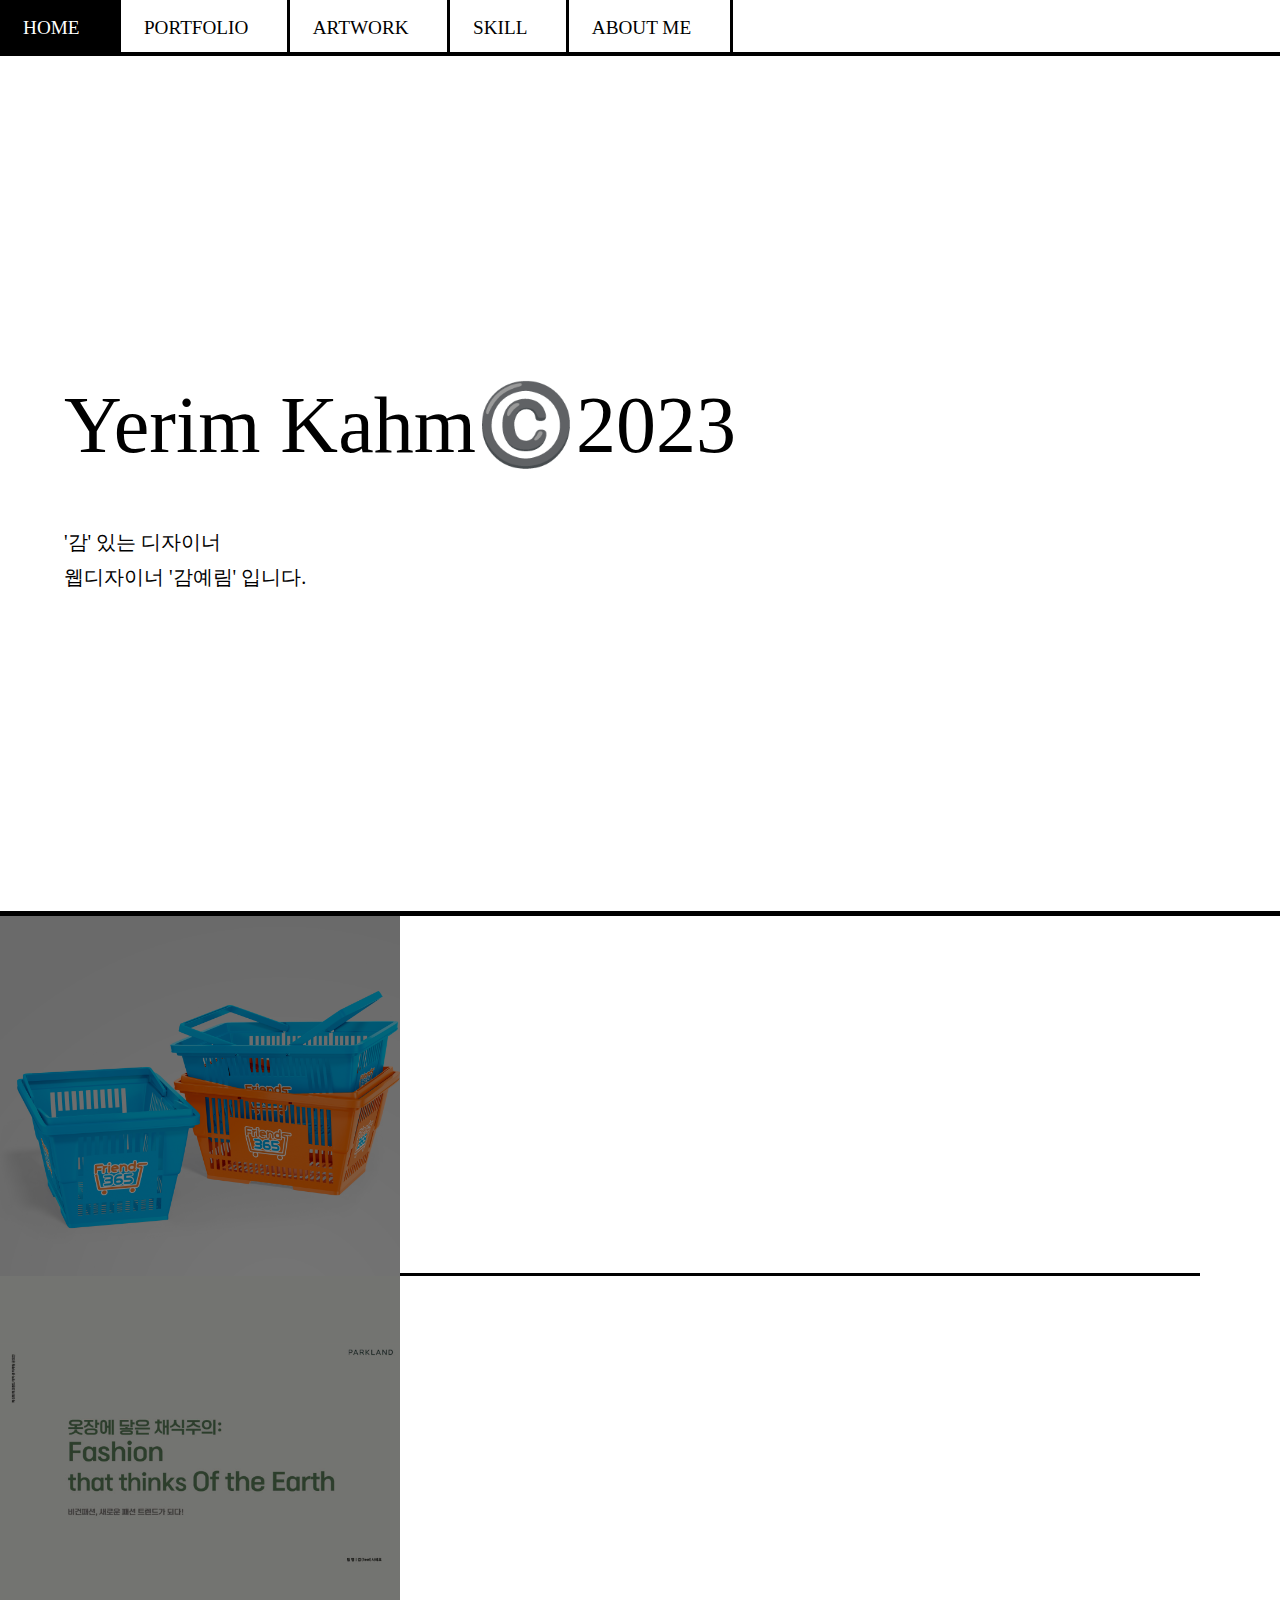
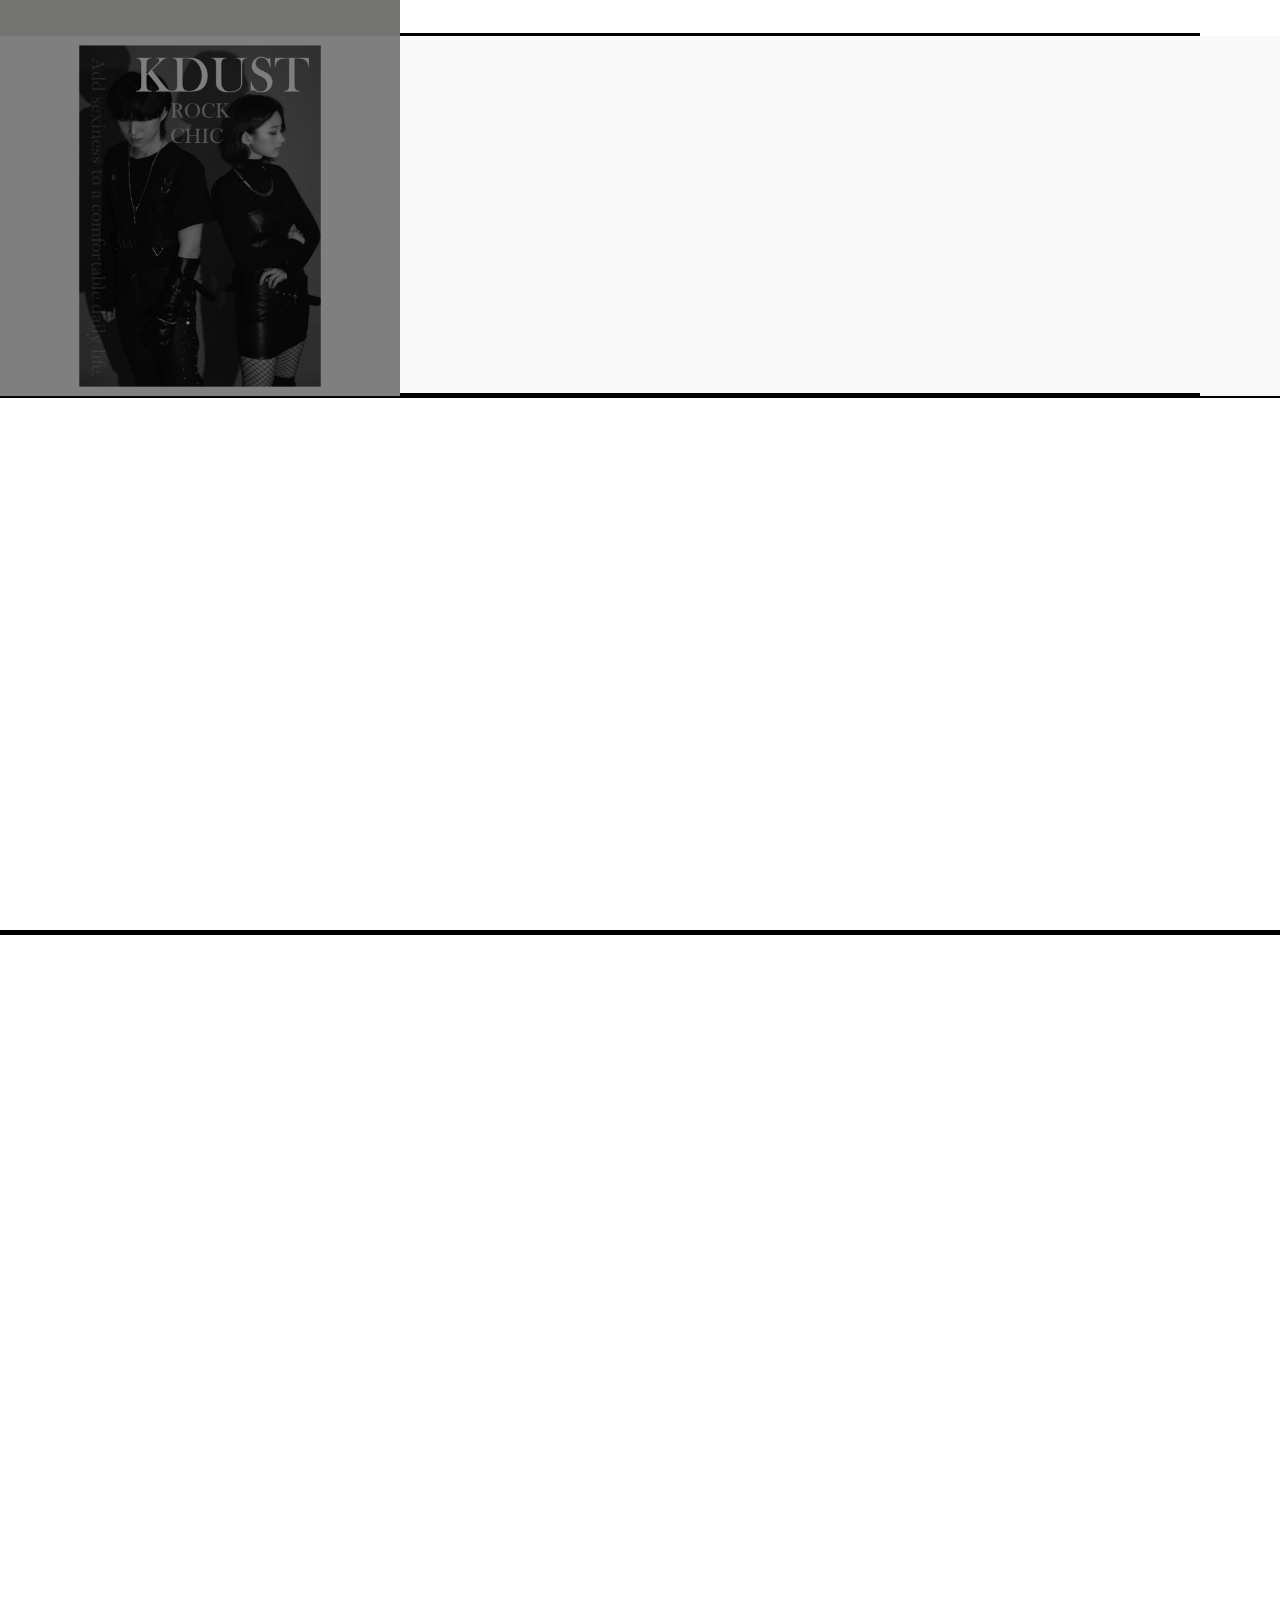
<file: index.html>
<!DOCTYPE HTML>
<!--
	Hyperspace by HTML5 UP
	html5up.net | @ajlkn
	Free for personal and commercial use under the CCA 3.0 license (html5up.net/license)
-->
<html lang="ko">

<head>
	<title>Hyperspace by HTML5 UP</title>
	<meta charset="utf-8">
	<meta name="viewport" content="width=device-width, initial-scale=1, user-scalable=no">

	<!-- 폰트 -->
	<link href="https://webfontworld.github.io/pretendard/Pretendard.css" rel="stylesheet">

	<link rel="shortcut icon" href="./" type="image/png">

	<noscript>
		<link rel="stylesheet" href="assets/css/noscript.css">
	</noscript>

	<link rel="stylesheet" href="https://cdn.jsdelivr.net/npm/swiper@8/swiper-bundle.min.css">
	<link rel="stylesheet" href="./assets/css/icomoon.css">
	<link rel="stylesheet" href="assets/css/main.css">

</head>

<body class="is-preload">
	<!-- 마우스 따라다니는 도형 효과 -->
	<div id="cursor">
		<div class="cursor__circle"></div>
	</div>

	<!-- Sidebar -->
	<section id="sidebar">
		<div class="inner">
			<nav>
				<ul>
					<li><a href="#intro" cursor-class="arrow">Home</a></li>
					<li><a href="#one" cursor-class="arrow">Portfolio</a></li>
					<li><a href="#two" cursor-class="arrow">Artwork</a></li>
					<li><a href="#three" cursor-class="arrow">Skill</a></li>
					<li><a href="#four" cursor-class="arrow">About Me</a></li>
				</ul>
			</nav>
		</div>
	</section>

	<!-- Wrapper -->
	<div id="wrapper">

		<!-- Intro -->
		<section id="intro" class="wrapper style1 fullscreen fade-up">
			<div class="inner">
				<h1>Yerim Kahm©️2023</h1>
				<p>
					'감' 있는 디자이너<br>
					웹디자이너 '감예림' 입니다.
				</p>
				<!-- <ul class="actions">
					<li><a href="#one" class="button scrolly">Learn more</a></li>
				</ul> -->
			</div>
		</section>

		<!-- One -->
		<section id="one" class="wrapper style2 spotlights">
			<section>
				<a href="#" class="image" cursor-class="arrow"><img src="images/Friends365.jpg" alt="프렌즈365" data-position="center center" /></a>
				<div class="content">
					<div class="inner">
						<h2>프렌즈365</h2>
						<p>
							편의점 브랜딩 및 웹사이트 제작
						</p>
						<ul class="actions">
							<li><a href="https://kahmyerim.github.io/Friends365/" target="_blank" class="button" cursor-class="arrow">Homepage</a></li>
							<li><a href="./friends365 guide/bi.html" class="button" cursor-class="arrow">BI&BX Guide</a></li>
							<li><a href="./friends365 guide/web.html" class="button" cursor-class="arrow">Web Guide</a></li>
							<li><a href="https://xd.adobe.com/view/72cb4949-8d17-49be-beaa-eb16bdea4902-2798/" target="_blank" class="button" cursor-class="arrow">Mobile Design</a></li>
						</ul>
					</div>
				</div>
			</section>
			<section>
				<a href="#" class="image" cursor-class="arrow"><img src="images/parkland.jpg" alt="파크랜드 공모전" data-position="center center"></a>
				<div class="content">
					<div class="inner">
						<h2>제6회 파크랜드 대학생 마케팅 공모전</h2>
						<p>
							파크랜드의 경쟁력 강화를 위한 신상품 라인 제안
						</p>
						<ul class="actions">
							<li><a href="./parkland guide/bi.html" target="_blank" class="button" cursor-class="arrow">PPT</a></li>
						</ul>
					</div>
				</div>
			</section>
			<section>
				<a href="#" class="image" cursor-class="arrow"><img src="images/k-dust.jpg" alt="창의패션 수업" data-position="center center"></a>
				<div class="content">
					<div class="inner">
						<h2>K-DUST</h2>
						<p>
							창의패션브랜딩 수업
						</p>
						<ul class="actions">
							<li><a href="./k- dust Ebook/ebook.html" target="_blank" class="button" cursor-class="arrow">PPT</a></li>
						</ul>
					</div>
				</div>
			</section>
			<!-- <section>
				<a href="#" class="image" cursor-class="arrow"><img src="images/pic02.jpg" alt="" data-position="top center"></a>
				<div class="content">
					<div class="inner">
						<h2>Feugiat consequat</h2>
						<p>Phasellus convallis elit id ullamcorper pulvinar. Duis aliquam turpis mauris, eu ultricies
							erat malesuada quis. Aliquam dapibus.</p>
						<ul class="actions">
							<li><a href="#" target="_blank" class="button" cursor-class="arrow">Homepage</a></li>
							<li><a href="#" class="button" cursor-class="arrow">BI&BX Guide</a></li>
							<li><a href="#" class="button" cursor-class="arrow">BX E-book</a></li>
							<li><a href="#" class="button" cursor-class="arrow">Web Guide</a></li>
							<li><a href="#" target="_blank" class="button" cursor-class="arrow">Mobile Design</a></li>
							<li><a href="#" class="button" cursor-class="arrow">Video</a></li>
						</ul>
					</div>
				</div>
			</section> -->
		</section>

		<!-- Two -->
		<section id="two" class="wrapper style1 fade-up">
			<div class="inner">
				<h2>Artwork</h2>
				<div class="art">
					<section><a href="#none" cursor-class="arrow">
						<img src="./images/ddegoorr.png" alt="떼구르르 로고" class="art1">
					</a></section>
					<section><a href="#none" cursor-class="arrow">
						<img src="./images/pic02.jpg" alt="pic2"  class="art2">
					</a></section>
					<section><a href="#none" cursor-class="arrow">
						<img src="./images/pic03.jpg" alt="pic3"  class="art3">
					</a></section>
				</div>
			</div>
		</section>

		<!-- three -->
		<section id="three" class="wrapper style3 fade-up">
			<div class="inner">
				<h2>Skill</h2>
				<p>
					현재 Adobe Illustrator, Photoshop, XD, Indesign, Premiere Pro, After Effects, Figma, HTML, CSS, Javascript 등의 프로그램을 사용할 수 있습니다.
				</p>
				<div class="features">
					<section>
						<span class="icon"><img src="./images/Illustrator.png" alt="ILLUSTRATOR"></span>
						<h3>Illustrator</h3>
						<!-- <div>
							<span class="animate" data-rate="100"></span>
						</div> -->
					</section>
					<section>
						<span class="icon"><img src="./images/Photoshop.png" alt="PHOTOSHOP"></span>
						<h3>Photoshop</h3>
						<!-- <div>
							<span class="animate" data-rate="100"></span>
						</div> -->
					</section>
					<section>
						<span class="icon"><img src="./images/Xd.png" alt="XD"><img src="./images/Figma.png" alt="figma"></span>
						<h3>XD & Figma</h3>
						<!-- <div>
							<span class="animate" data-rate="100"></span>
						</div> -->
					</section>
					<section>
						<span class="icon"><img src="./images/InDesign.png" alt="INDESIGN"></span>
						<h3>Indesign</h3>
						<!-- <div>
							<span class="animate" data-rate="100"></span>
						</div> -->
					</section>
					<section>
						<span class="icon"><img src="./images/css+html.png" alt="HTML+CSS"><img src="./images/Jspng.png" alt="JS"></span>
						<h3>HTML &amp; CSS &amp; <br>JAVASCRIPT</h3>
						<!-- <div>
							<span class="animate" data-rate="100"></span>
						</div> -->
					</section>
					<section>
						<span class="icon"><img src="./images/Premiere Pro.png" alt="PREMIERE-PRO"><img src="./images/After Effects.png" alt="AFTER-EFFECTS"></span>
						<h3>Premiere Pro &amp; <br>After Effects</h3>
						<!-- <div>
							<span class="animate" data-rate="100"></span>
						</div> -->
					</section>
				</div>
			</div>
		</section>

		<!-- four -->
		<section id="four" class="wrapper style1 fade-up">
			<div class="inner">
				<h2>About Me</h2>
				<p>
					감예림은 부산을 기반으로 활동하고 있는 웹디자이너입니다.<br>
					UIUX 디자인, 브랜딩 등 웹디자인과 웹개발을 바탕으로 하여 다양한 분야의 작업을 하고 있습니다.
				</p>
				<div class="split style1">
					<section>
						<h3>Epilogue</h3>
						<p>
							고등학생 시절 우연히 본 뮤지컬은 한 캐릭터를 여러 관점으로 해석한 후 하나의 이미지로 완성하여 입체적으로 나타내는 배우들이 너무 예술적이고 멋져보였습니다. <br>그때부터 시작된 창조에 대한 관심은 현재 제가 살아가는데 있어 없어서는 안될 큰 요소이고, 무언가를 연구하여 나만의 관점으로 해석한다는 것은 아직까지도 저에게 큰 기쁨이자 행복입니다.
						</p>
					</section>
					<section>
						<ul class="contact">
							<li>
								<h3>Address</h3>
								<span>
									(48923) 부산 중구 중구로 176-17<br>
									청명프렌즈 2차, 605호<br>
									대한민국</span>
							</li>
							<li>
								<h3>Email</h3>
								<a href="#" cursor-class="arrow">yyy1562@naver.com</a>
							</li>
							<li>
								<h3>Phone</h3>
								<span>(010) 2997-1562</span>
							</li>
							<li>
								<h3>Social</h3>
								<ul class="icons">
									<li><a href="#" cursor-class="arrow">
										<i class="icon icon-github"></i>
										<span class="label">GitHub</span>
									</a></li>
									<li><a href="#" cursor-class="arrow">
										<i class="icon icon-instagram"></i>
										<span class="label">Instagram</span>
									</a></li>
									<!-- <li><a href="#" cursor-class="arrow">
										<i class="icon icon-pinterest"></i>
										<span class="label">Pinterest</span>
									</a></li> -->
								</ul>
							</li>
						</ul>
					</section>
				</div>
			</div>
		</section>

	</div>

	<!-- Footer -->
	<footer id="footer" class="wrapper style1-alt">
		<div class="inner">
			<ul class="menu">
				<li>Yerim Kahm&copy;2023</li>
				<li>
					This template is made with by Yerim Kahm
				</li>
			</ul>
		</div>
	</footer>

	<!-- popup -->
	<div class="popup pop1">
		<div>
		  <img src="./images/ddegoorr.png" alt="떼구르르 로고">
		  <p><a href="#none" cursor-class="arrow">ⓧ</a></p>
		</div>
	  </div>
	
	  <div class="popup pop2">
		<div>
		  <img src="./images/pic02.jpg" alt="이미지">
		  <p><a href="#none" cursor-class="arrow">ⓧ</a></p>
		</div>
	  </div>
	
	  <div class="popup pop3">
		<div>
		  <div class="swiper-container popup_slide">
			<div class="swiper-wrapper">
			  <div class="swiper-slide">
				<a href="#" cursor-class="arrow"><img src="./images/pic01.jpg" alt="배너1"></a>
			  </div>
			  <div class="swiper-slide">
				<a href="#" cursor-class="arrow"><img src="./images/pic02.jpg" alt="배너2"></a>
			  </div>
			  <div class="swiper-slide">
				<a href="#" cursor-class="arrow"><img src="./images/pic03.jpg" alt="배너3"></a>
			  </div>
			</div>
		  </div>
		  <!-- 화살표 버튼 -->
		  <div class="swiper-button-next"></div>
		  <div class="swiper-button-prev"></div>
		  <!-- 블릿 버튼 -->
		  <div class="swiper-pagination"></div>
	
		  <p><a href="#none" cursor-class="arrow">ⓧ</a></p>
		</div>
	  </div>


	<!-- Scripts -->
	<script src="https://code.jquery.com/jquery-2.2.0.min.js"></script>
	<script src="assets/js/jquery.scrollex.min.js"></script>
	<script src="assets/js/jquery.scrolly.min.js"></script>
	<script src="assets/js/browser.min.js"></script>
	<script src="assets/js/breakpoints.min.js"></script>
	<script src="https://cdn.jsdelivr.net/npm/swiper@8/swiper-bundle.min.js"></script>
	<script src="./assets/js/jquery.animateNumber.min.js"></script>
	<script src="./assets/js/waypoints.min.js"></script>

	<script src="assets/js/util.js"></script>
	<script src="assets/js/main.js"></script>
</body>

</html>
</file>
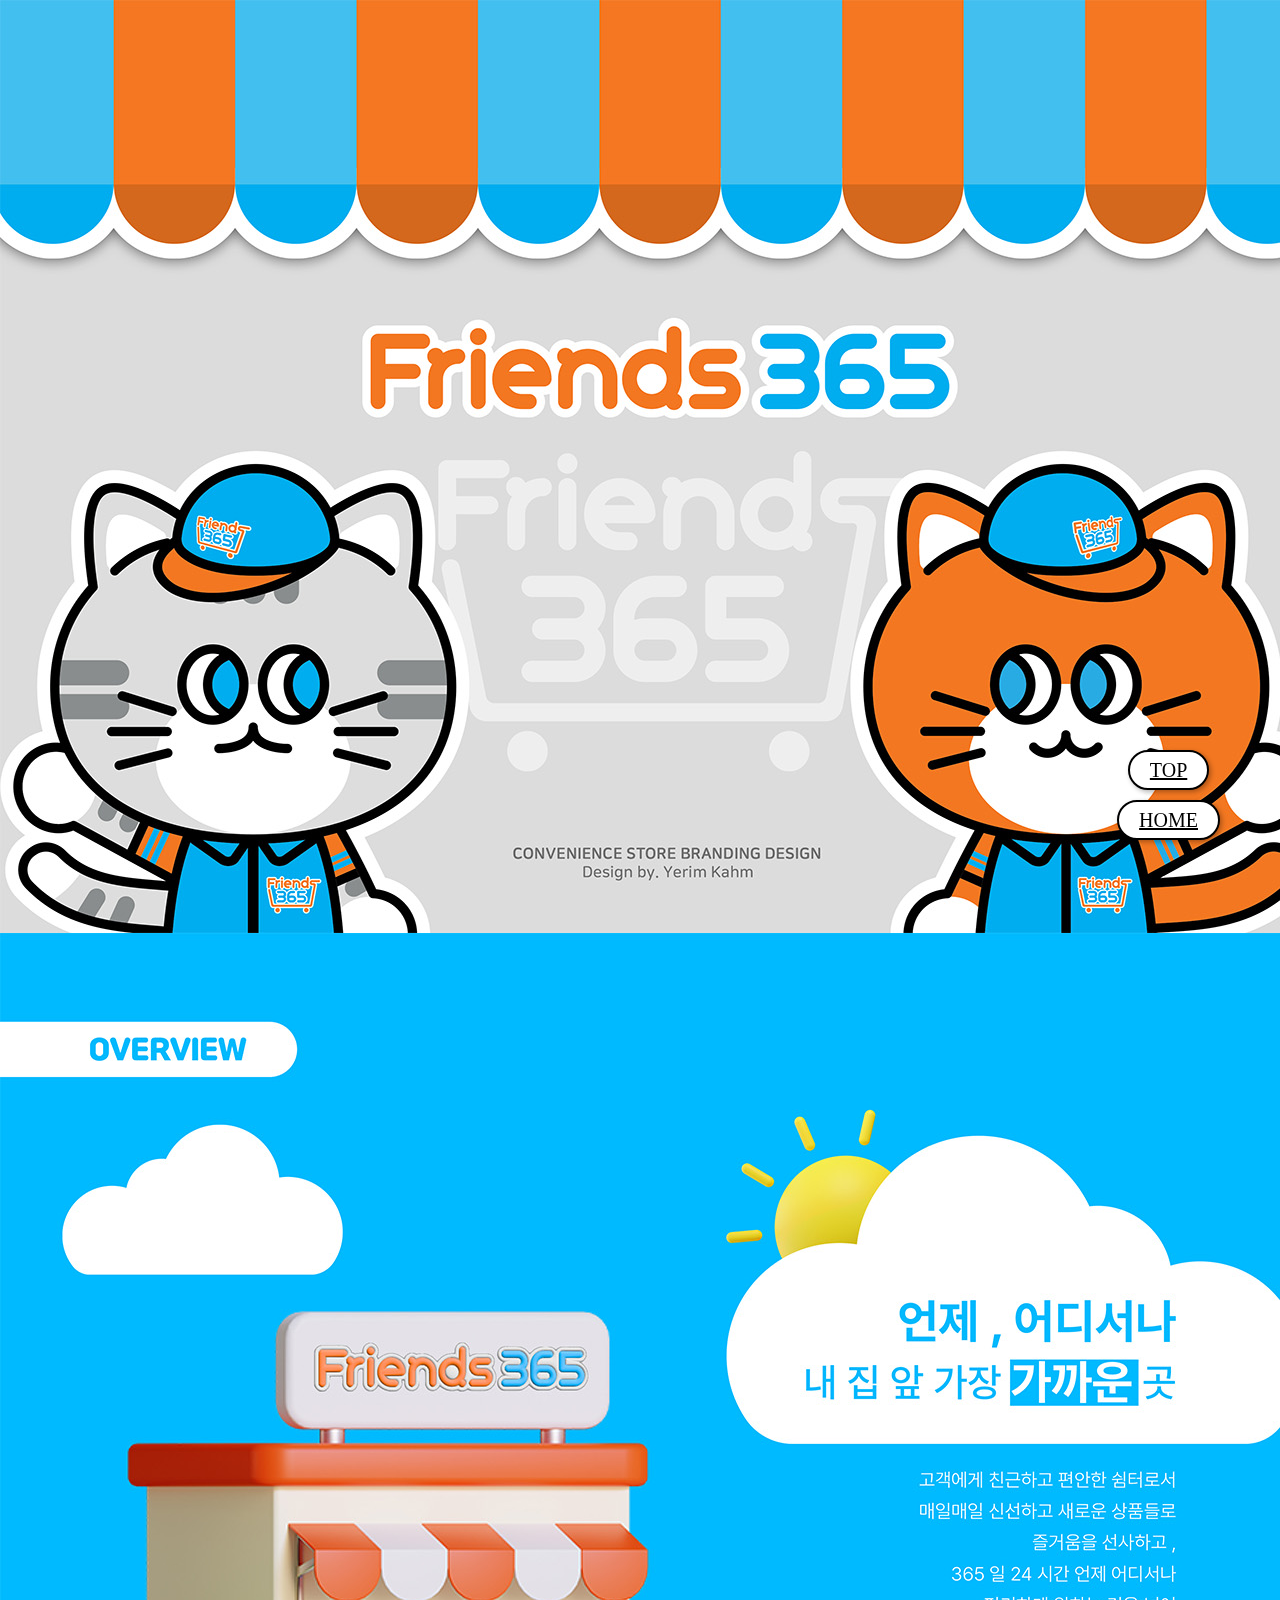
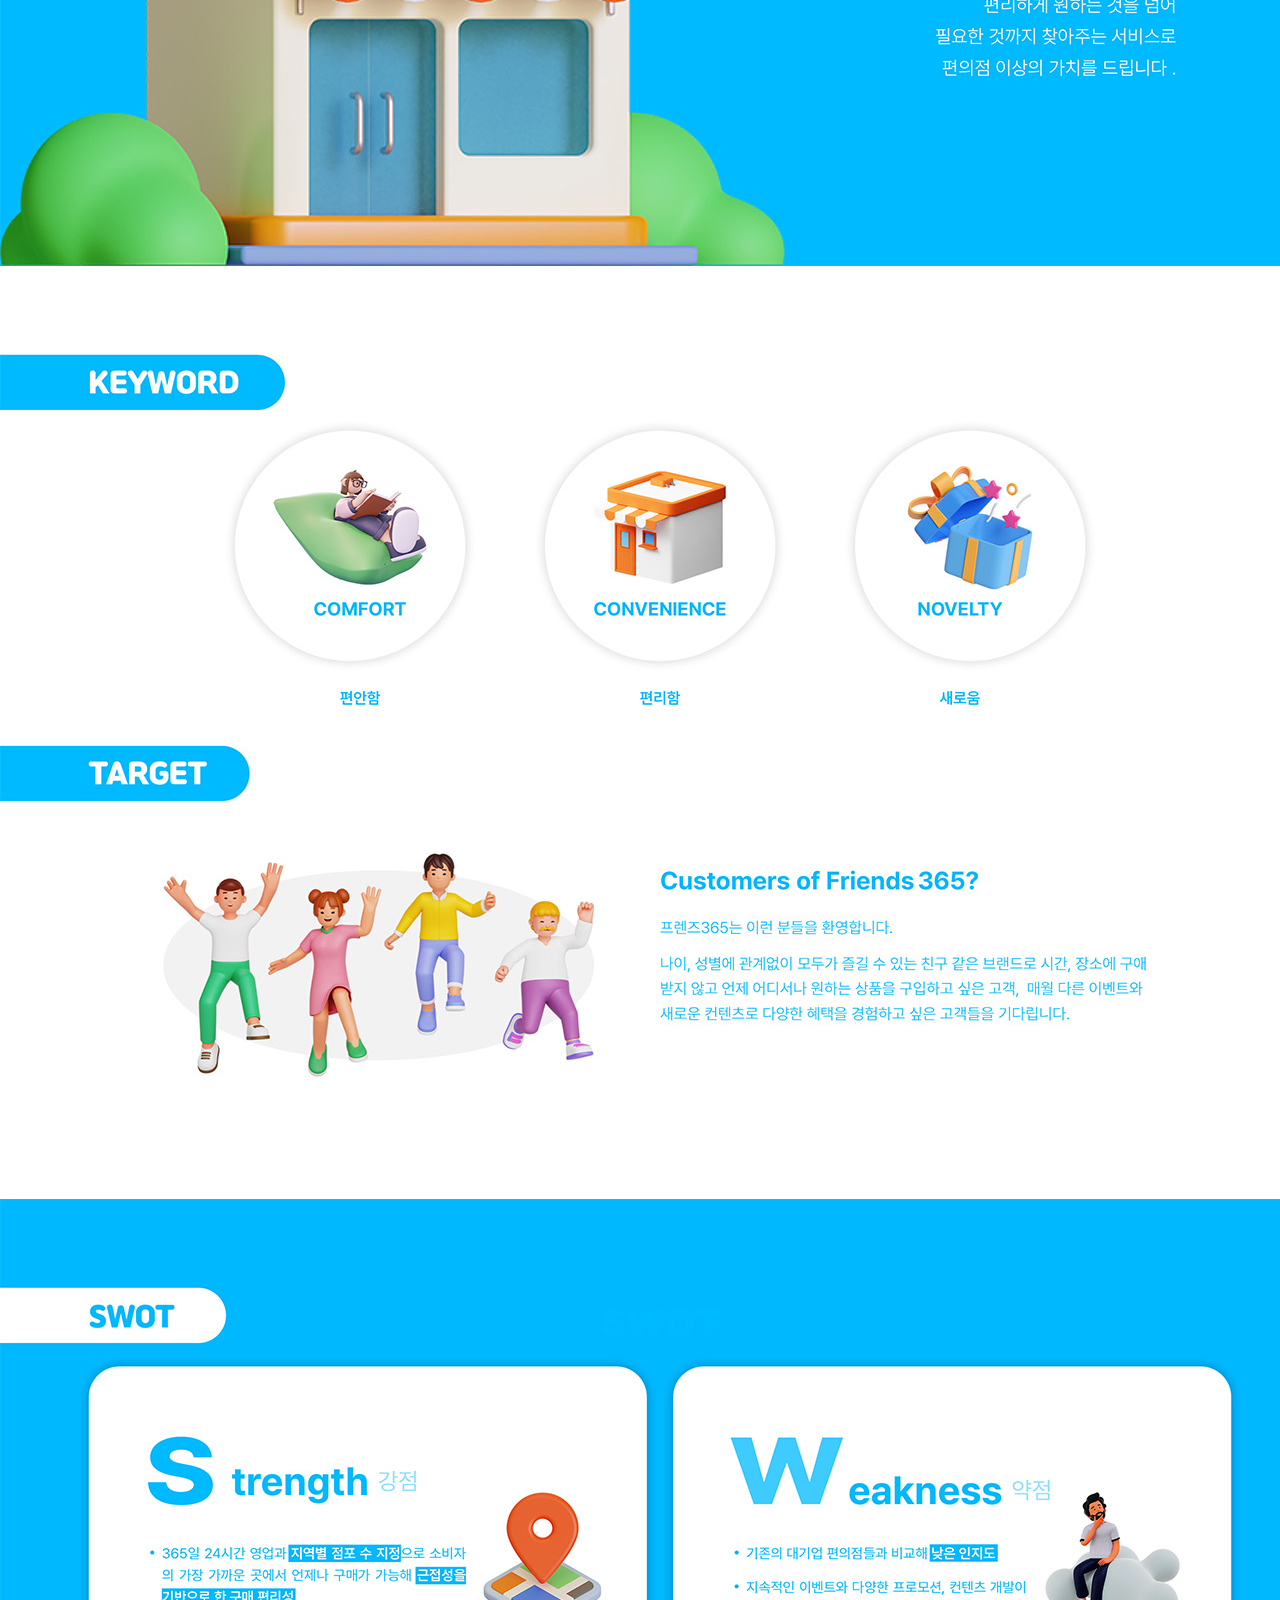
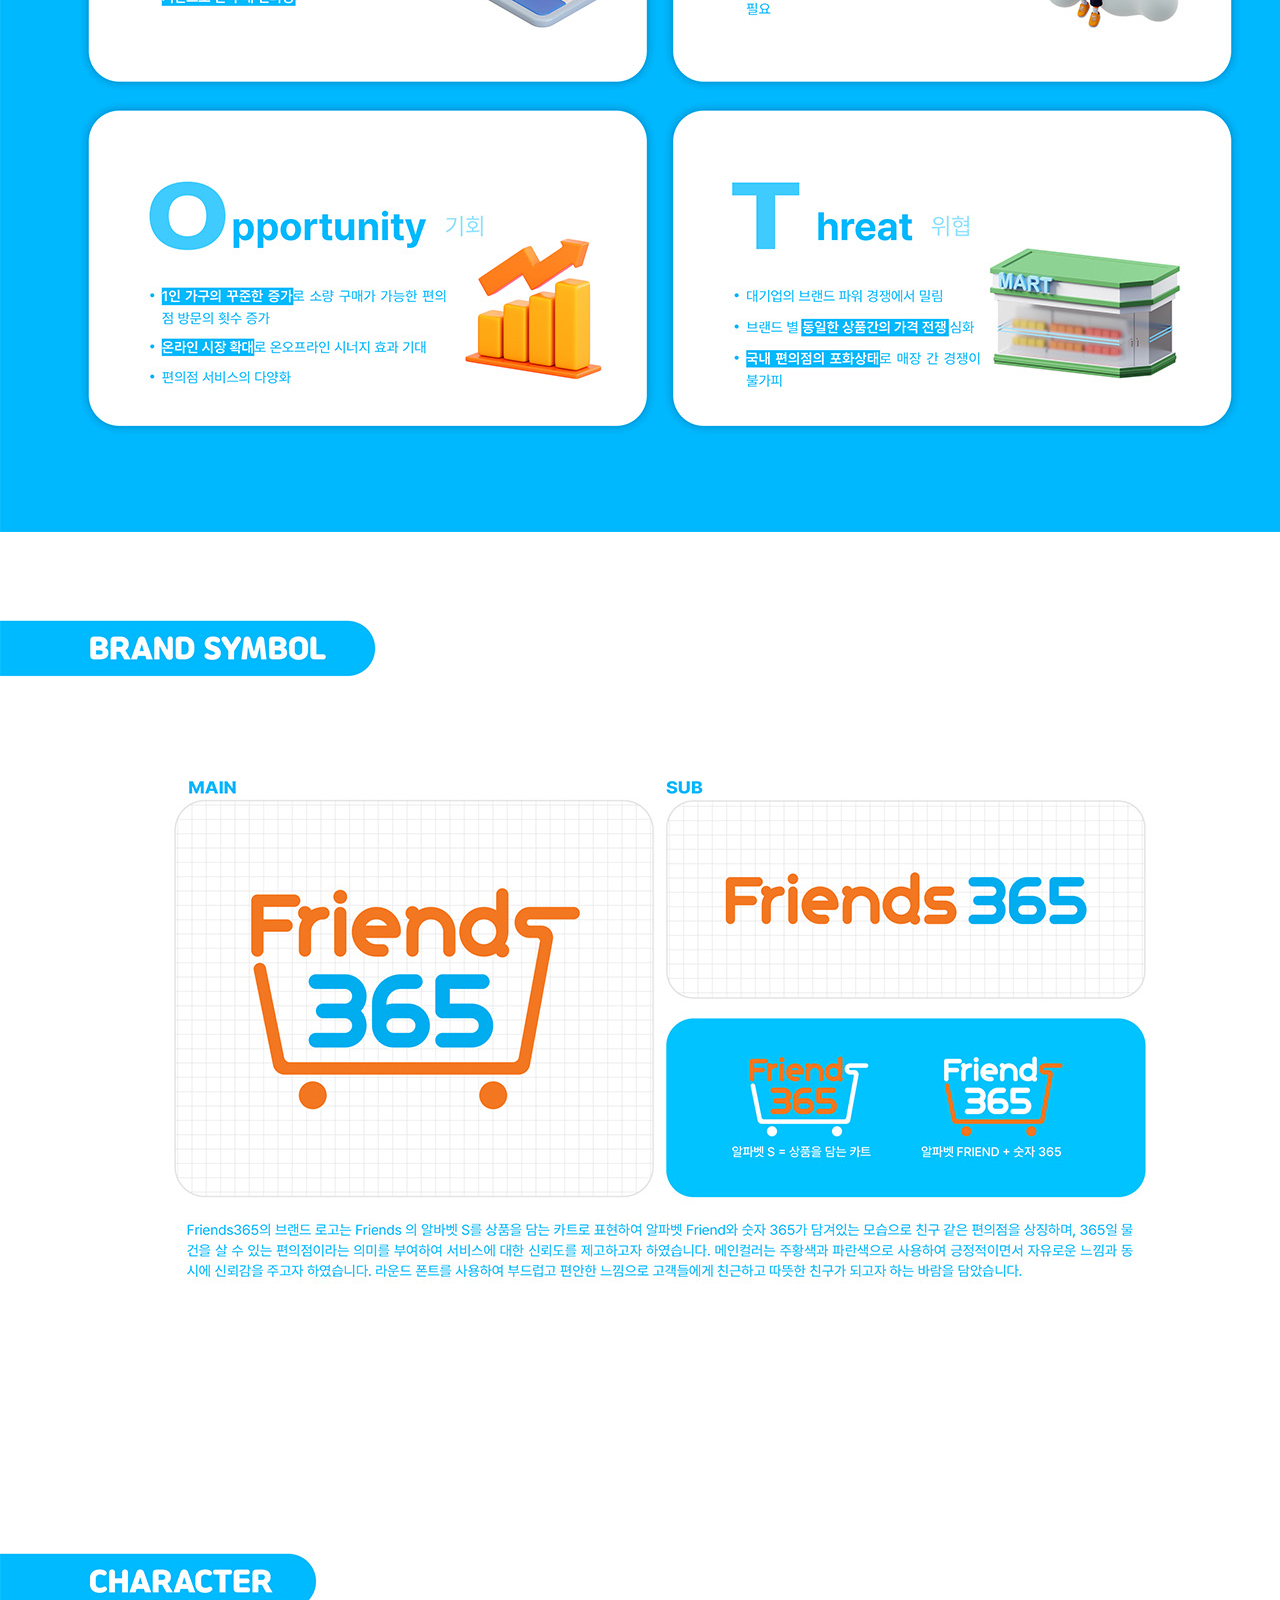
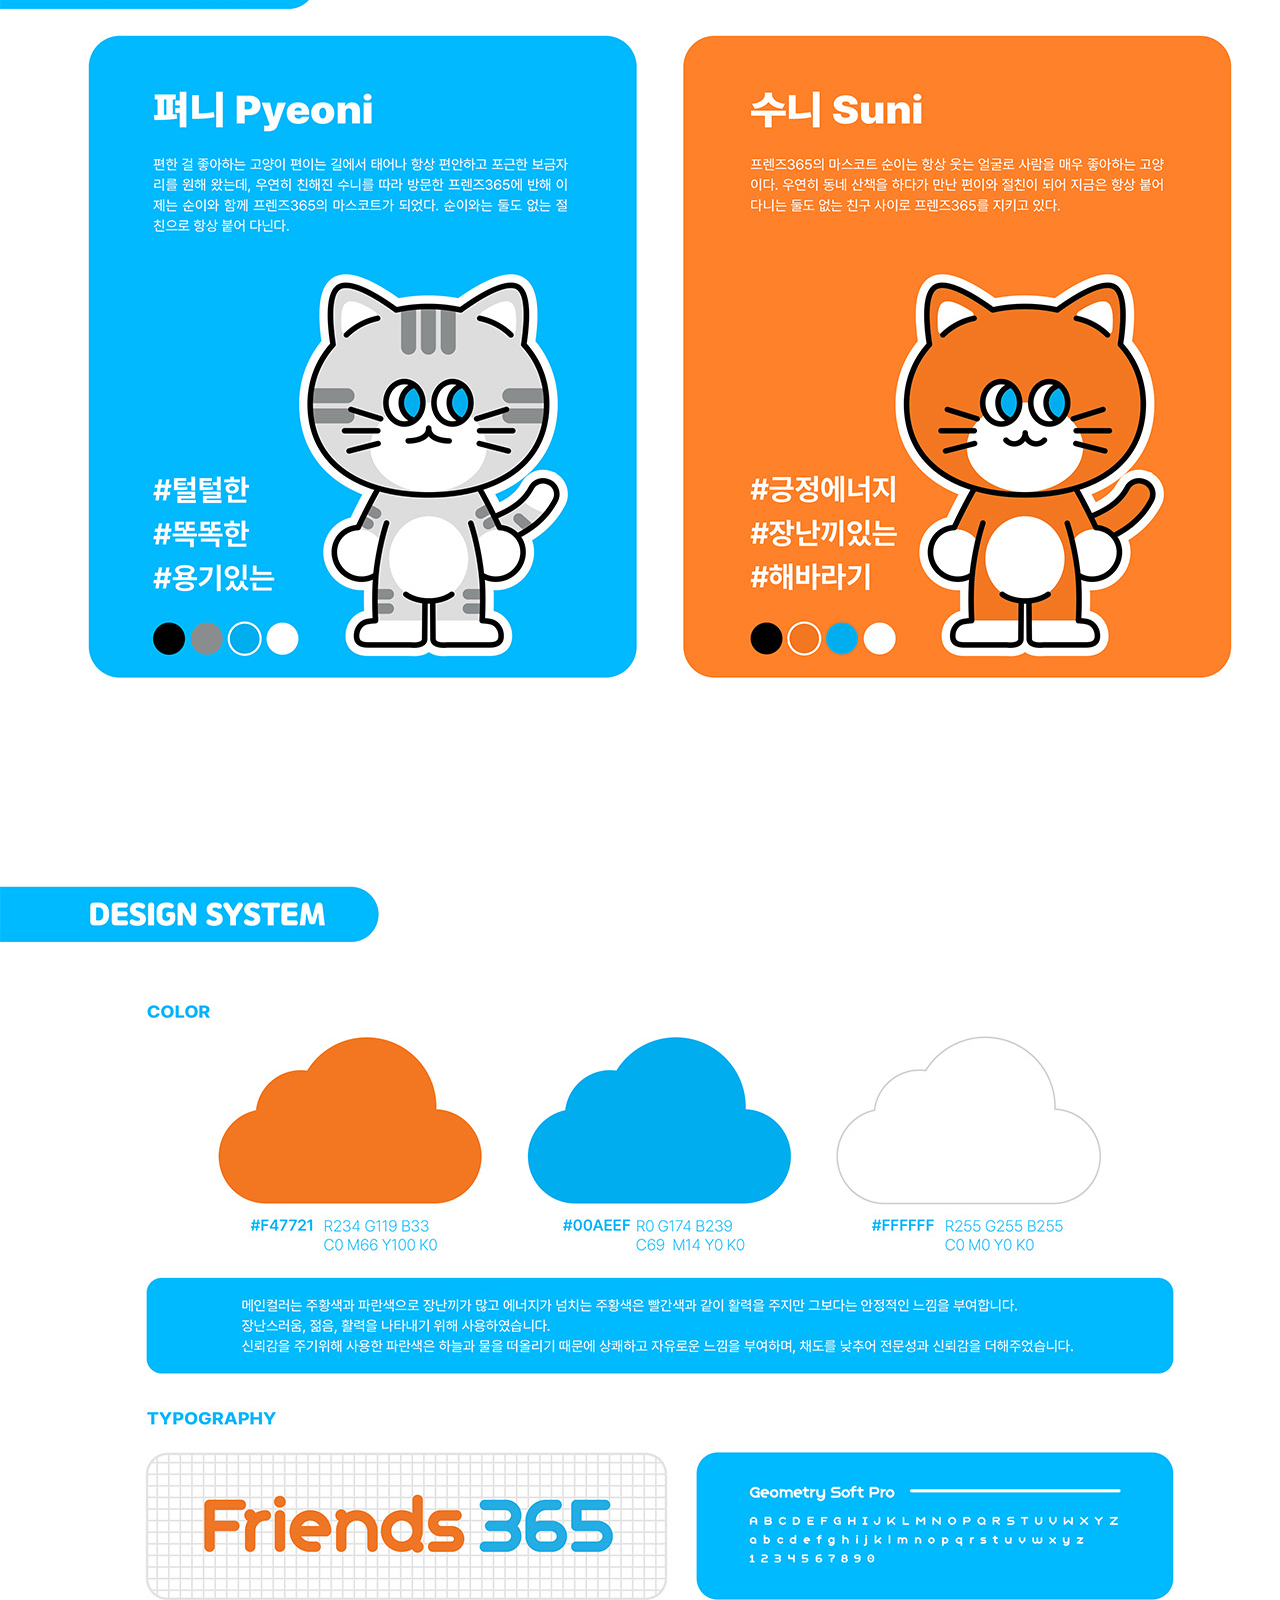
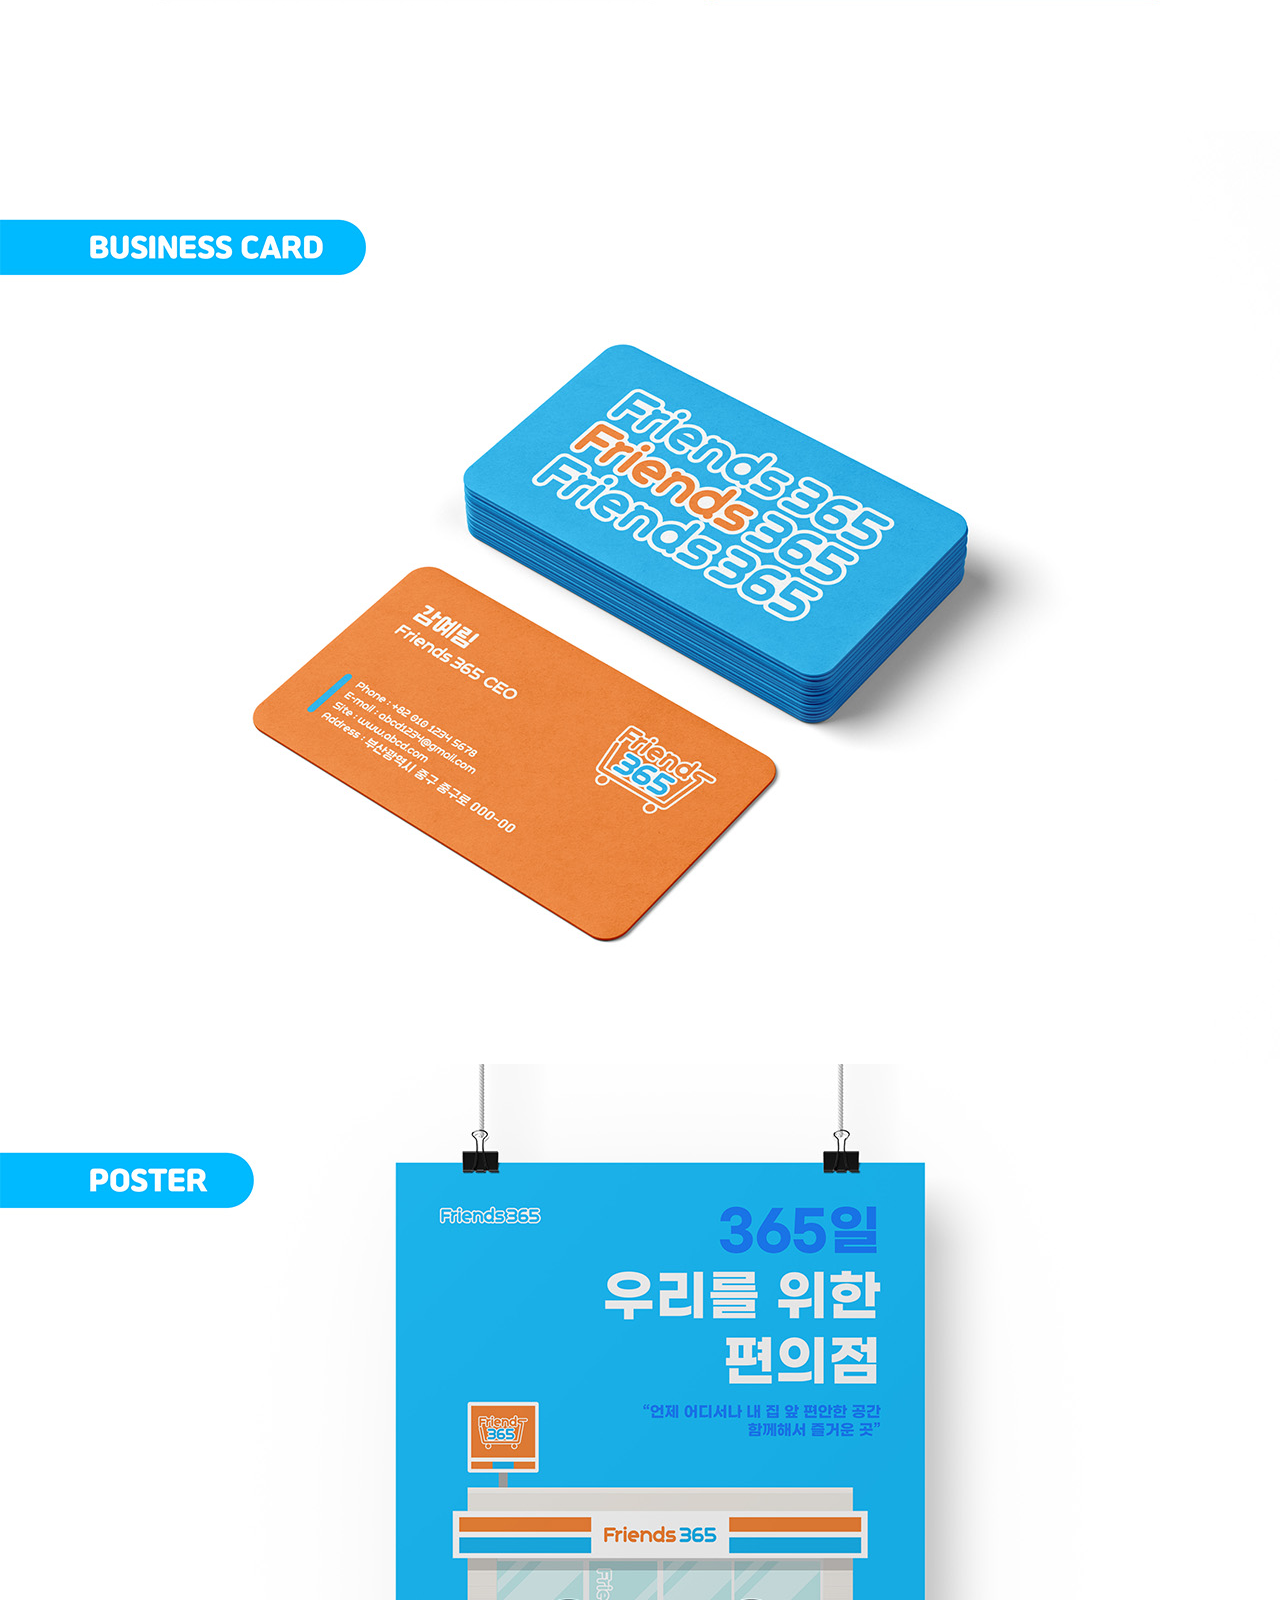
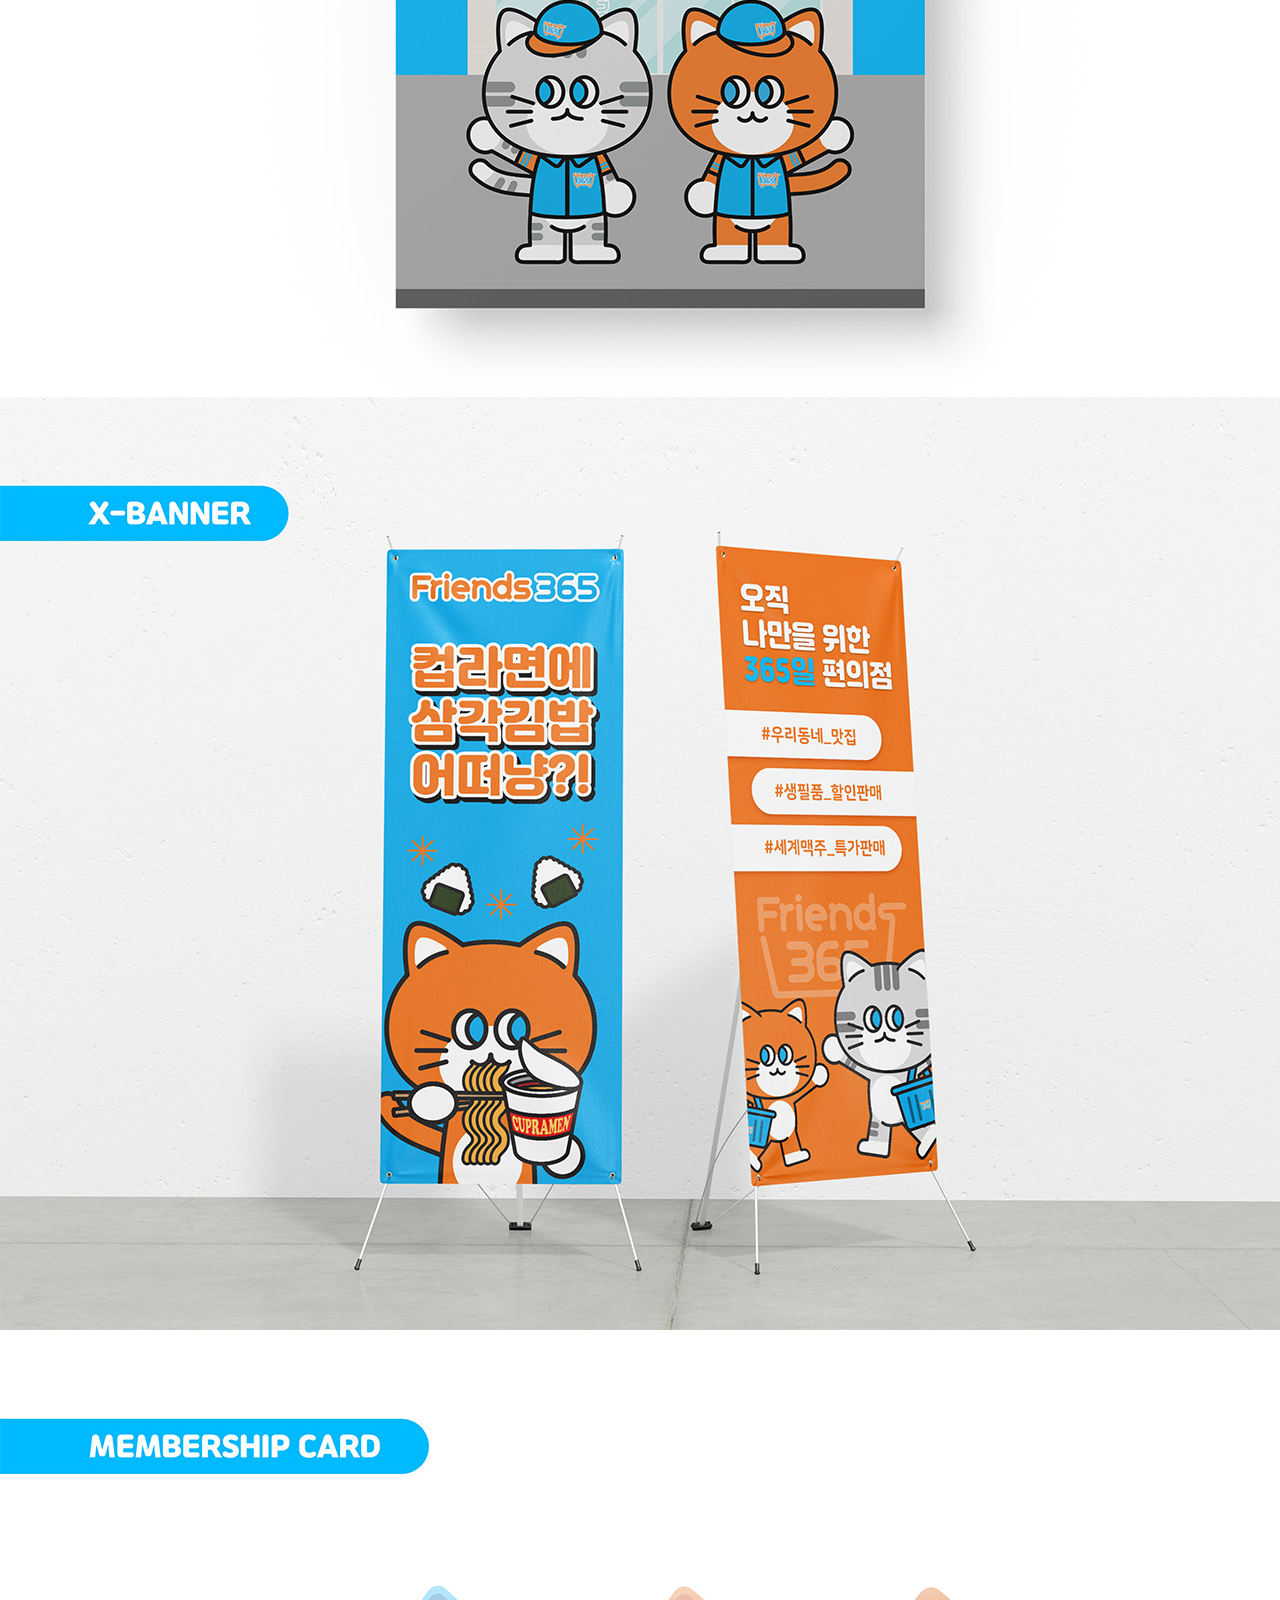
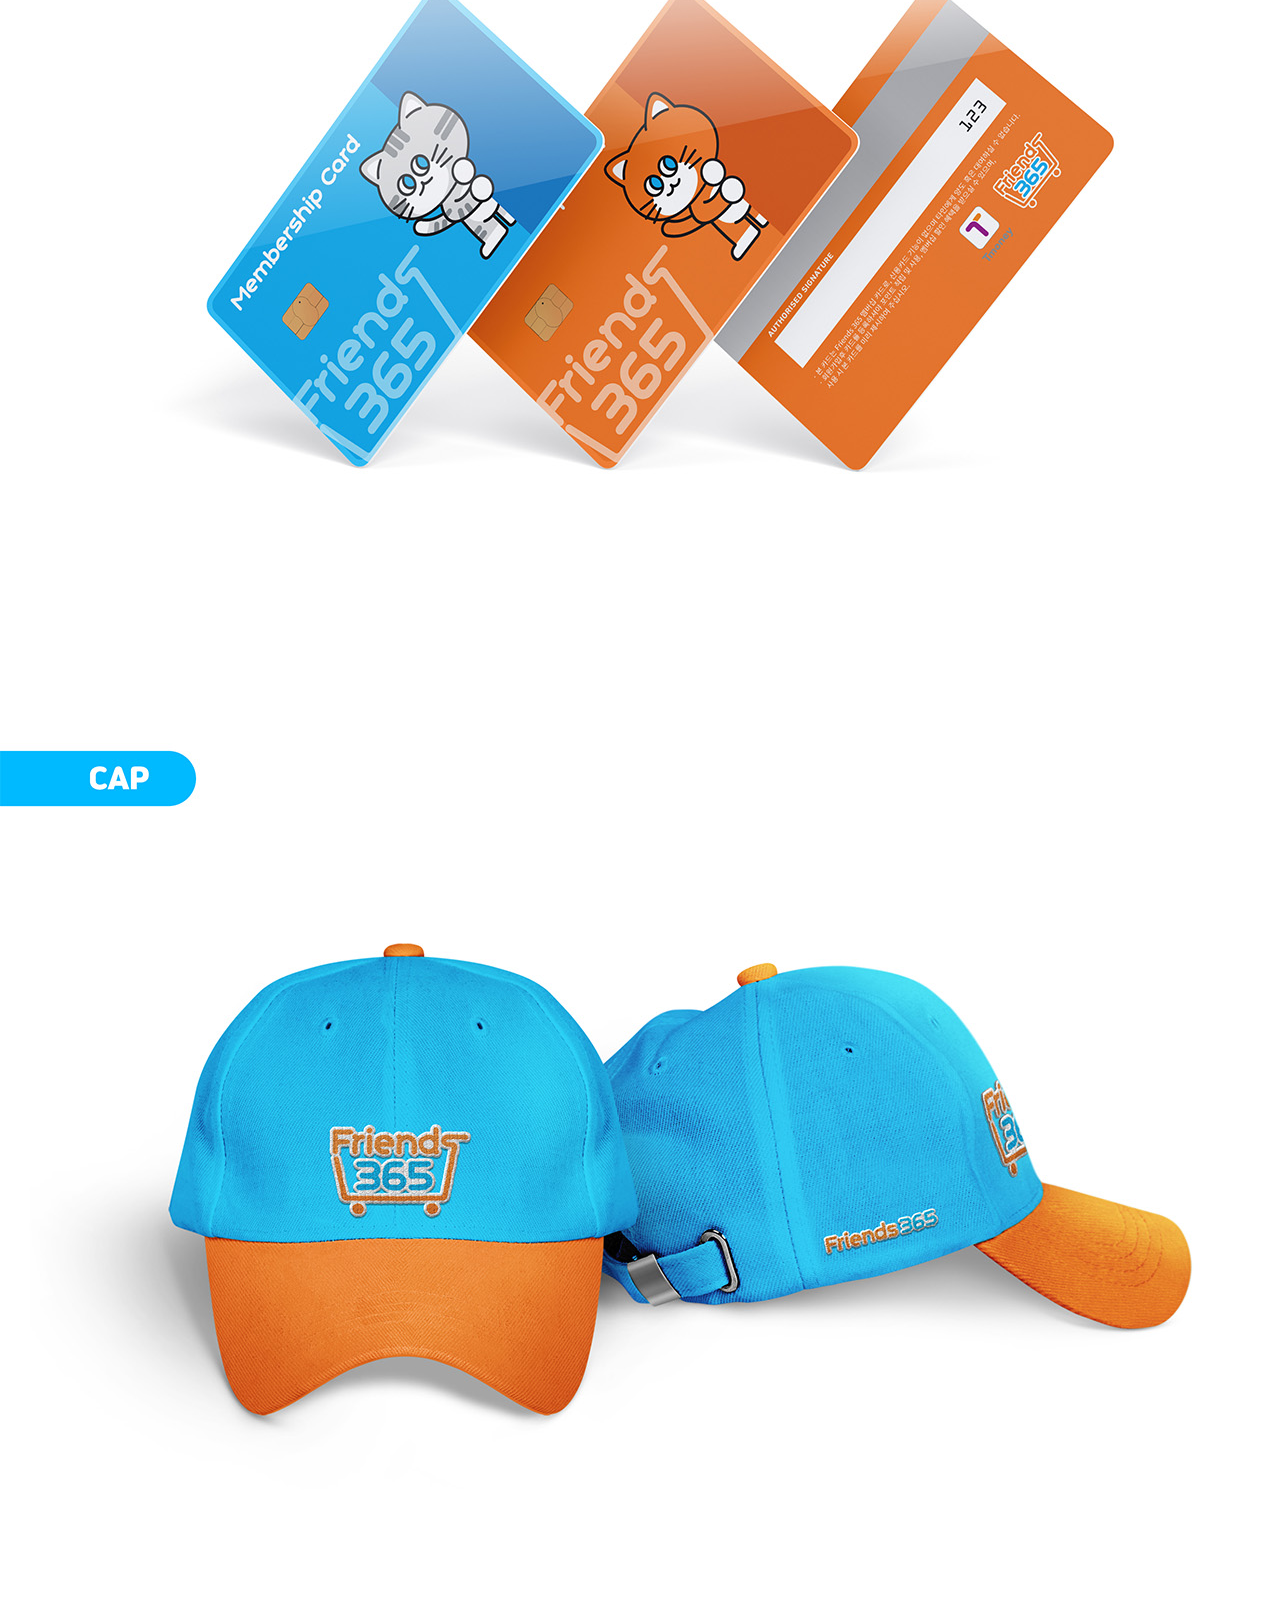
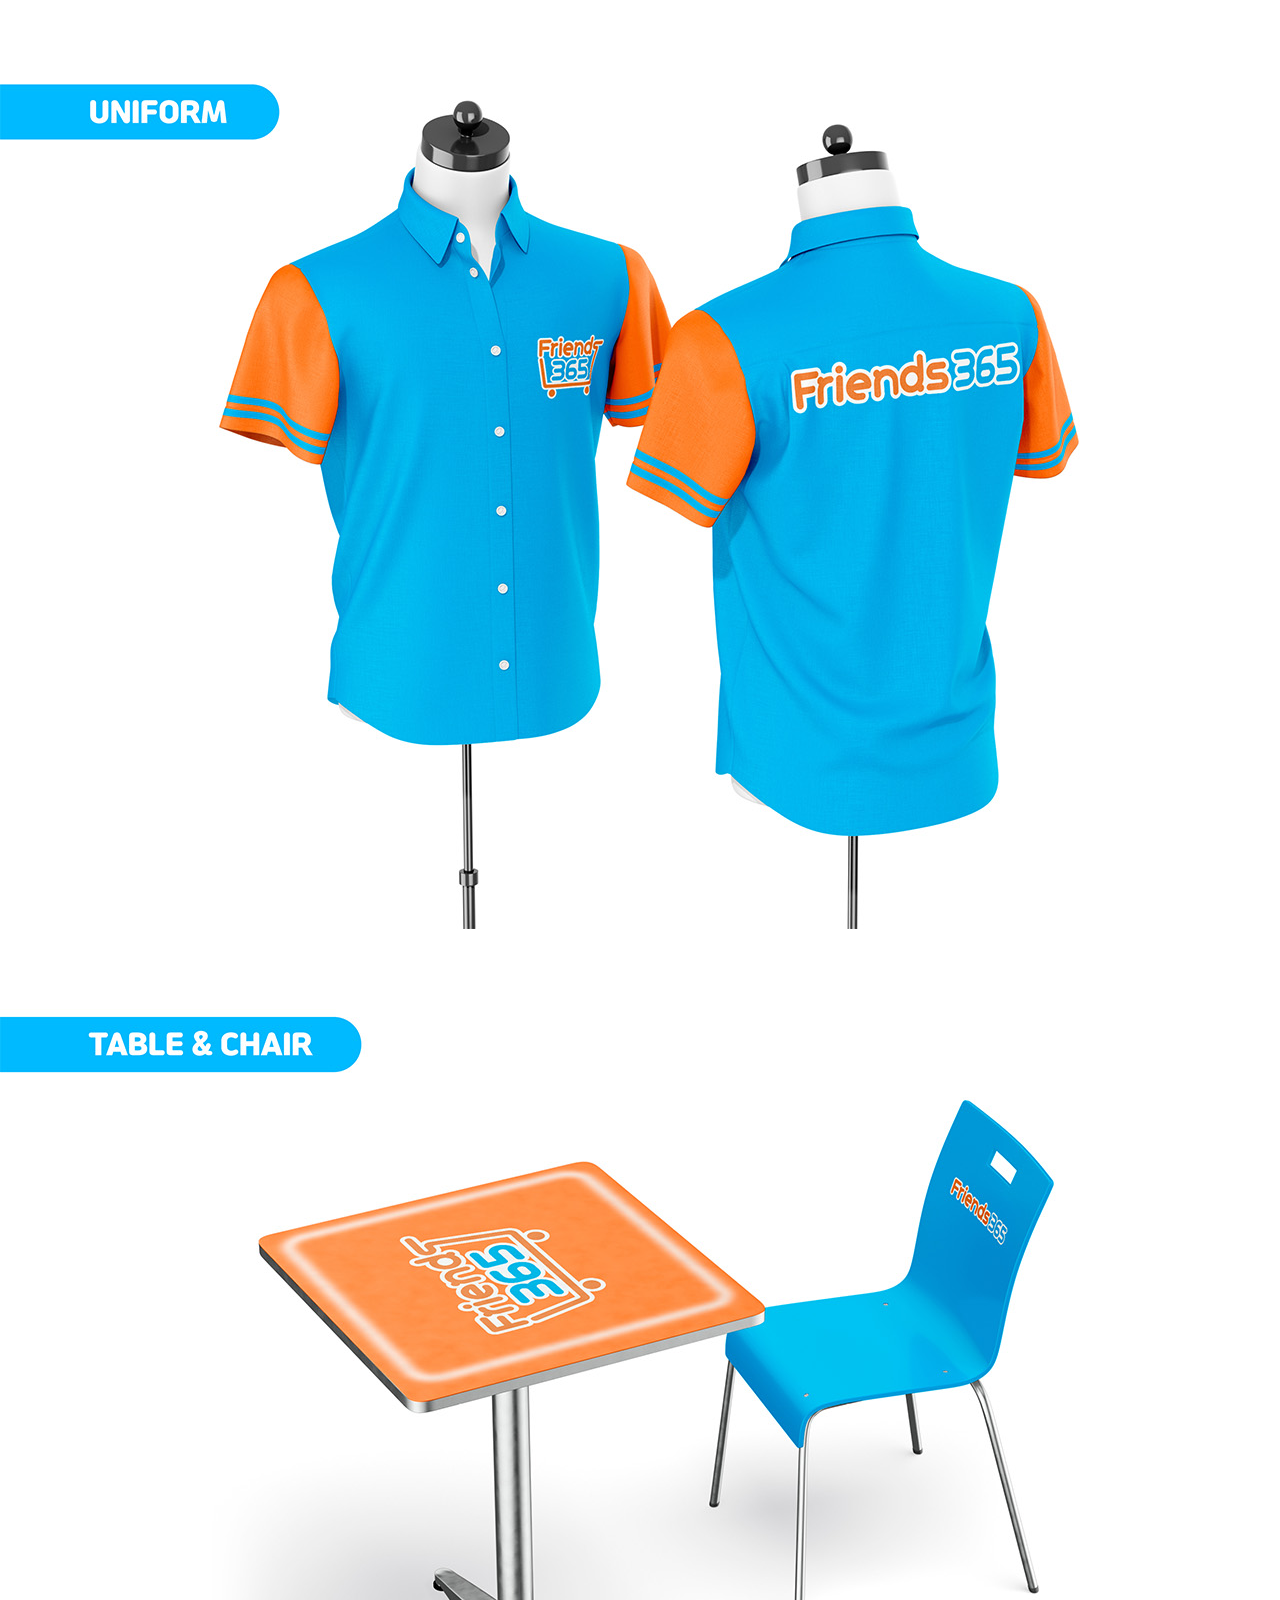
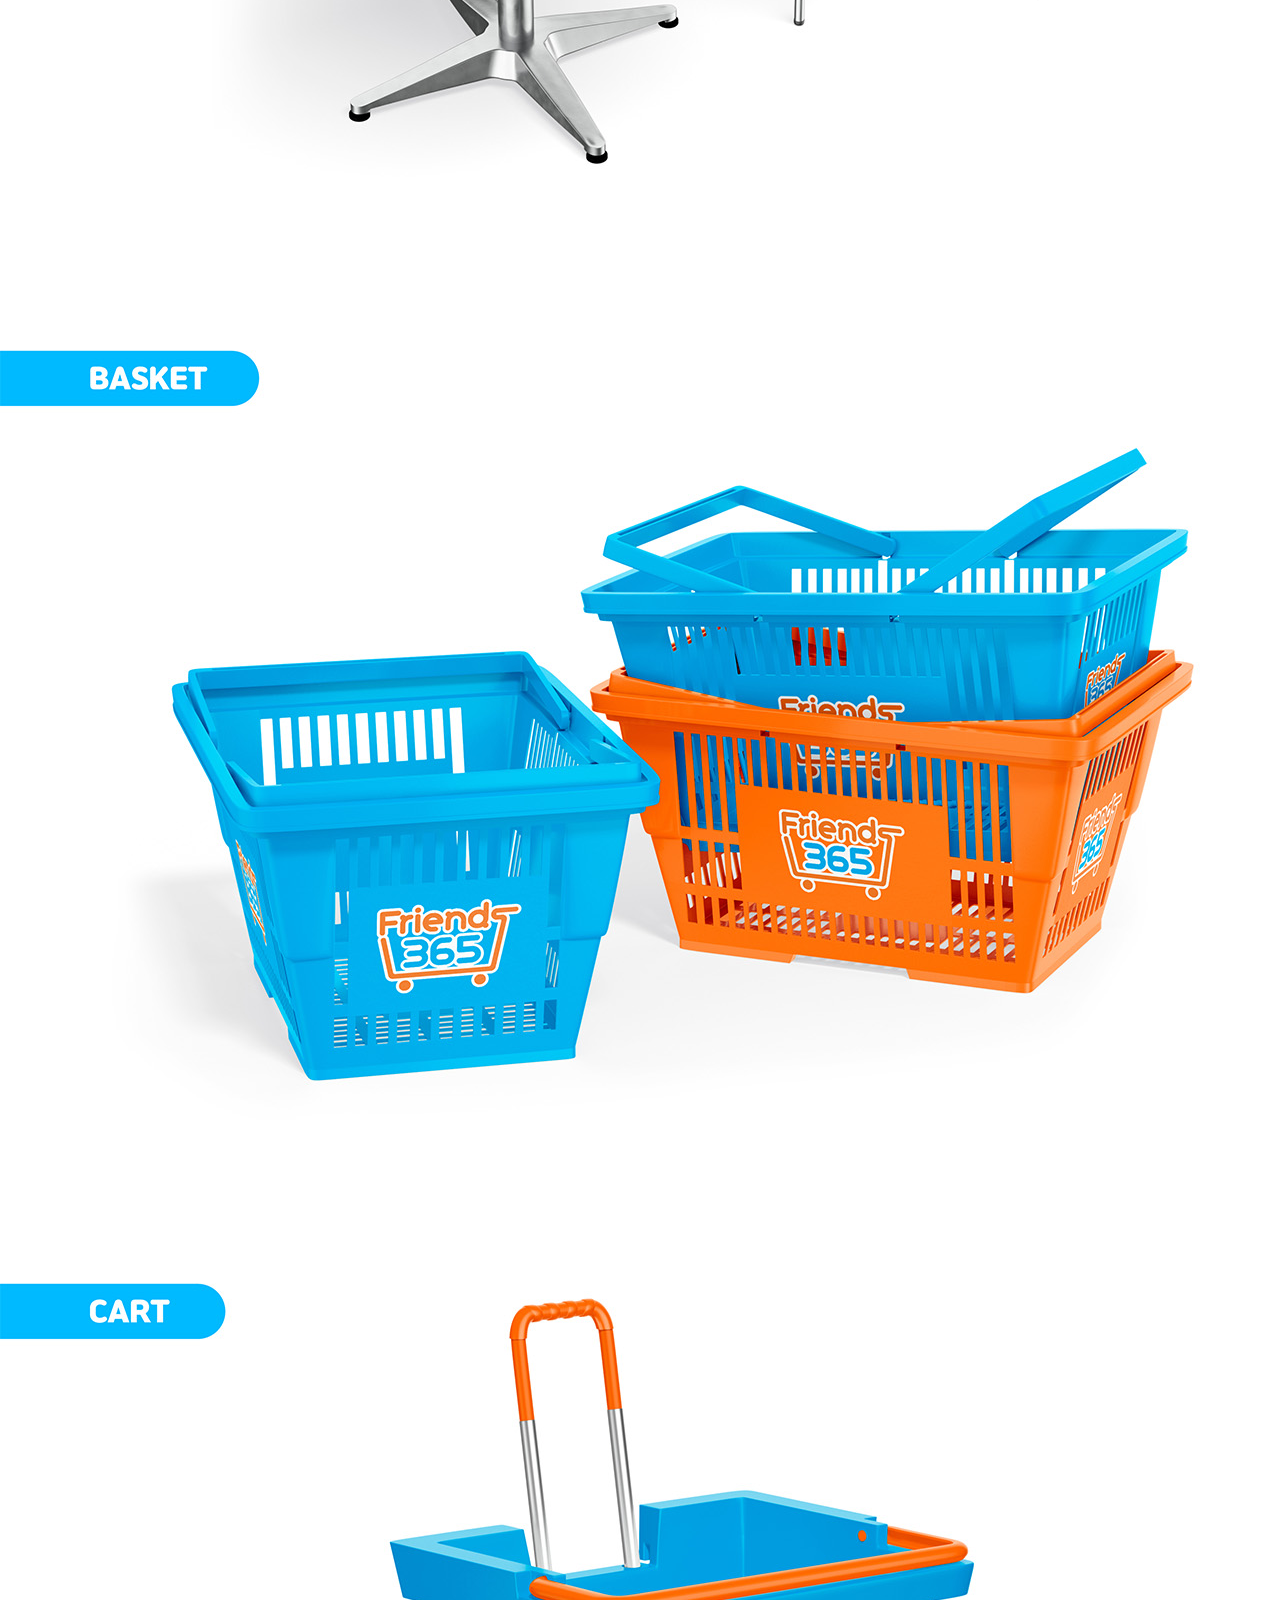
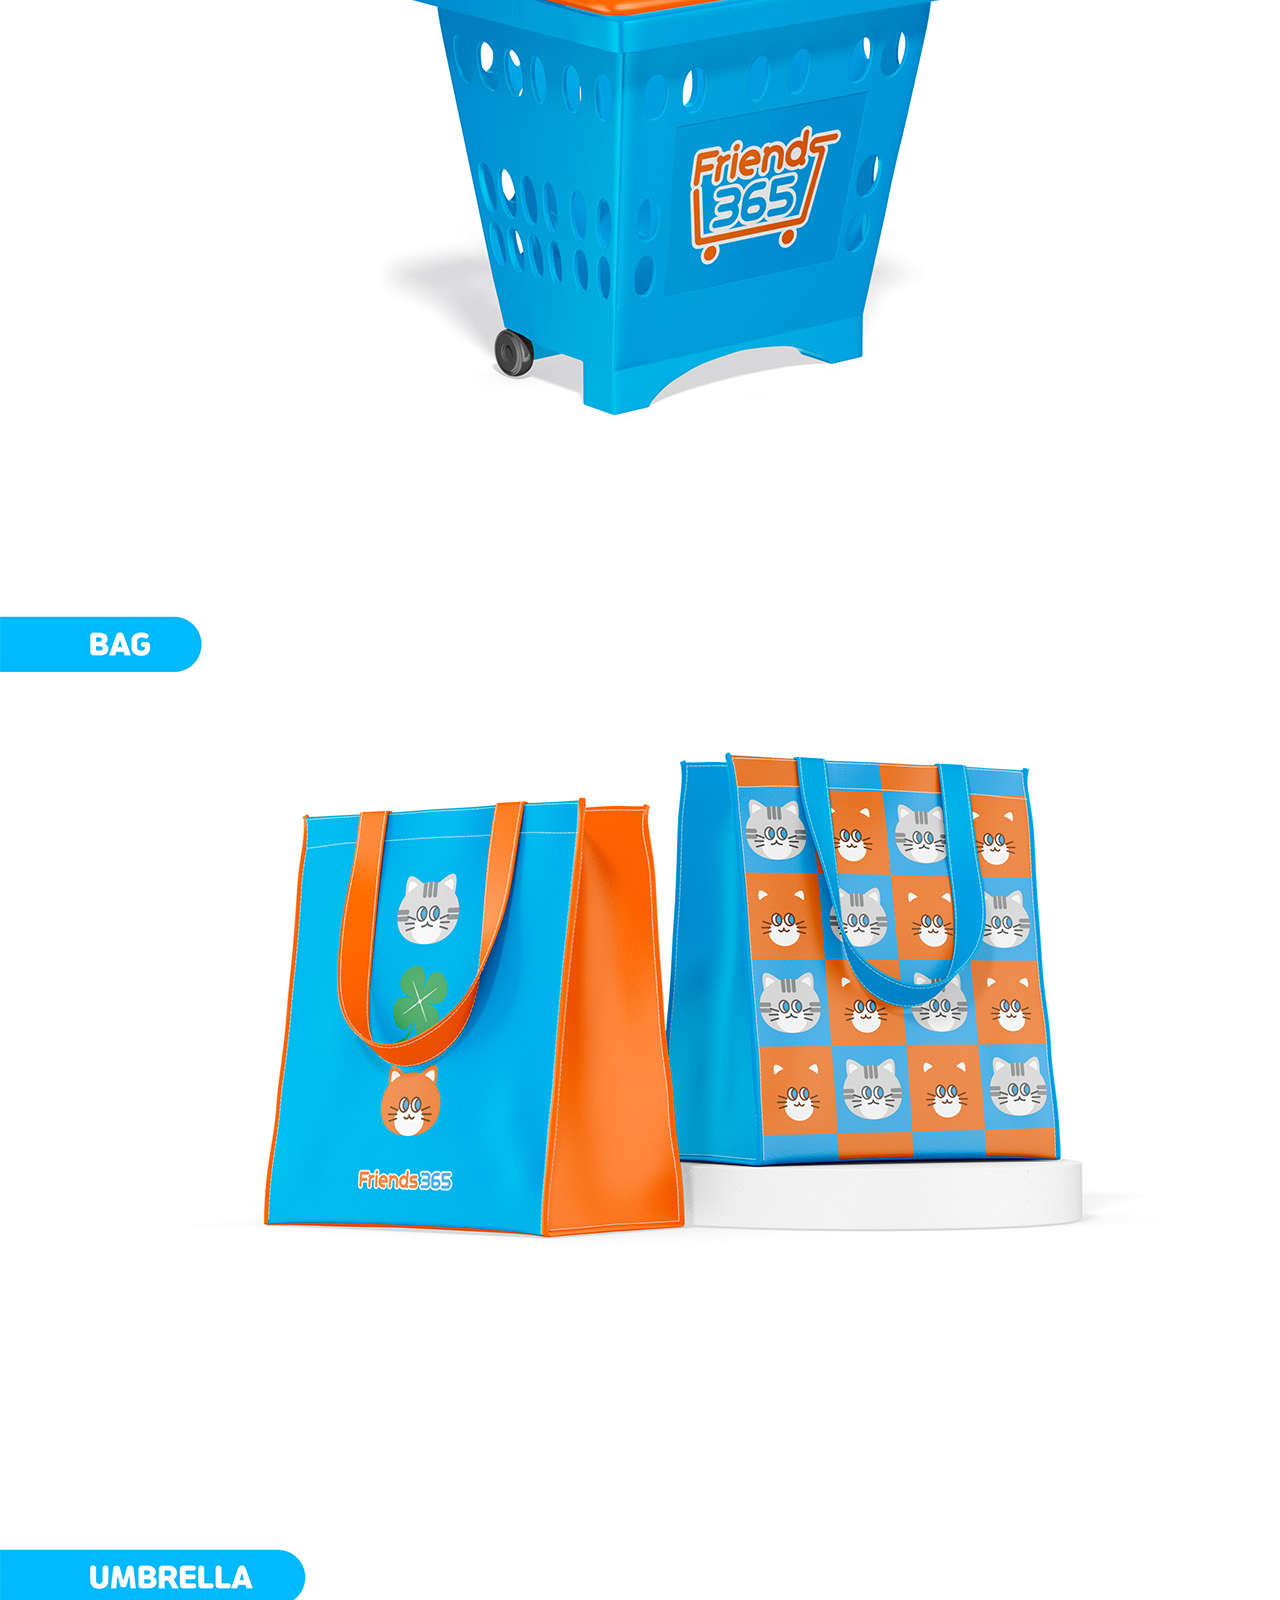
<file: friends365 guide/bi.html>
<!DOCTYPE html>
<html lang="ko">
<head>
    <meta charset="UTF-8">
    <meta http-equiv="X-UA-Compatible" content="IE=edge">
    <meta name="viewport" content="width=1400">
    <title>프렌즈365 - BI&BX</title>

    <!-- 폰트 -->
	<link href="https://webfontworld.github.io/pretendard/Pretendard.css" rel="stylesheet">

    <!-- css -->
    <link rel="stylesheet" href="./guide.css">
</head>
<body>
    <div class="brand1">
        <!-- bi 이미지 넣기(너비 1320px) -->
        <img src="./guide_img/1.jpg" alt="1">
        <img src="./guide_img/3.jpg" alt="3">
        <img src="./guide_img/4.jpg" alt="4">
        <img src="./guide_img/5.jpg" alt="5">
        <img src="./guide_img/6.jpg" alt="6">
        <img src="./guide_img/7.jpg" alt="7">
        <img src="./guide_img/8.jpg" alt="8">
        <img src="./guide_img/9.jpg" alt="9">
        <img src="./guide_img/10.jpg" alt="10">
        <img src="./guide_img/11.jpg" alt="11">
        <img src="./guide_img/12.jpg" alt="12">
        <img src="./guide_img/13.jpg" alt="13">
        <img src="./guide_img/14.jpg" alt="14">
        <img src="./guide_img/15.jpg" alt="15">
        <img src="./guide_img/16.jpg" alt="16">
        <img src="./guide_img/17.jpg" alt="17">
        <img src="./guide_img/18.jpg" alt="18">
        <img src="./guide_img/19.jpg" alt="19">
        <img src="./guide_img/20.jpg" alt="20">
        <img src="./guide_img/38.jpg" alt="38">

        <!-- 버튼 -->
        <ul class="btn_1">
			<li><a href="#">TOP</a></li>
			<li><a href="../index.html">HOME</a></li>
		</ul>
    </div>
</body>
</html>
</file>
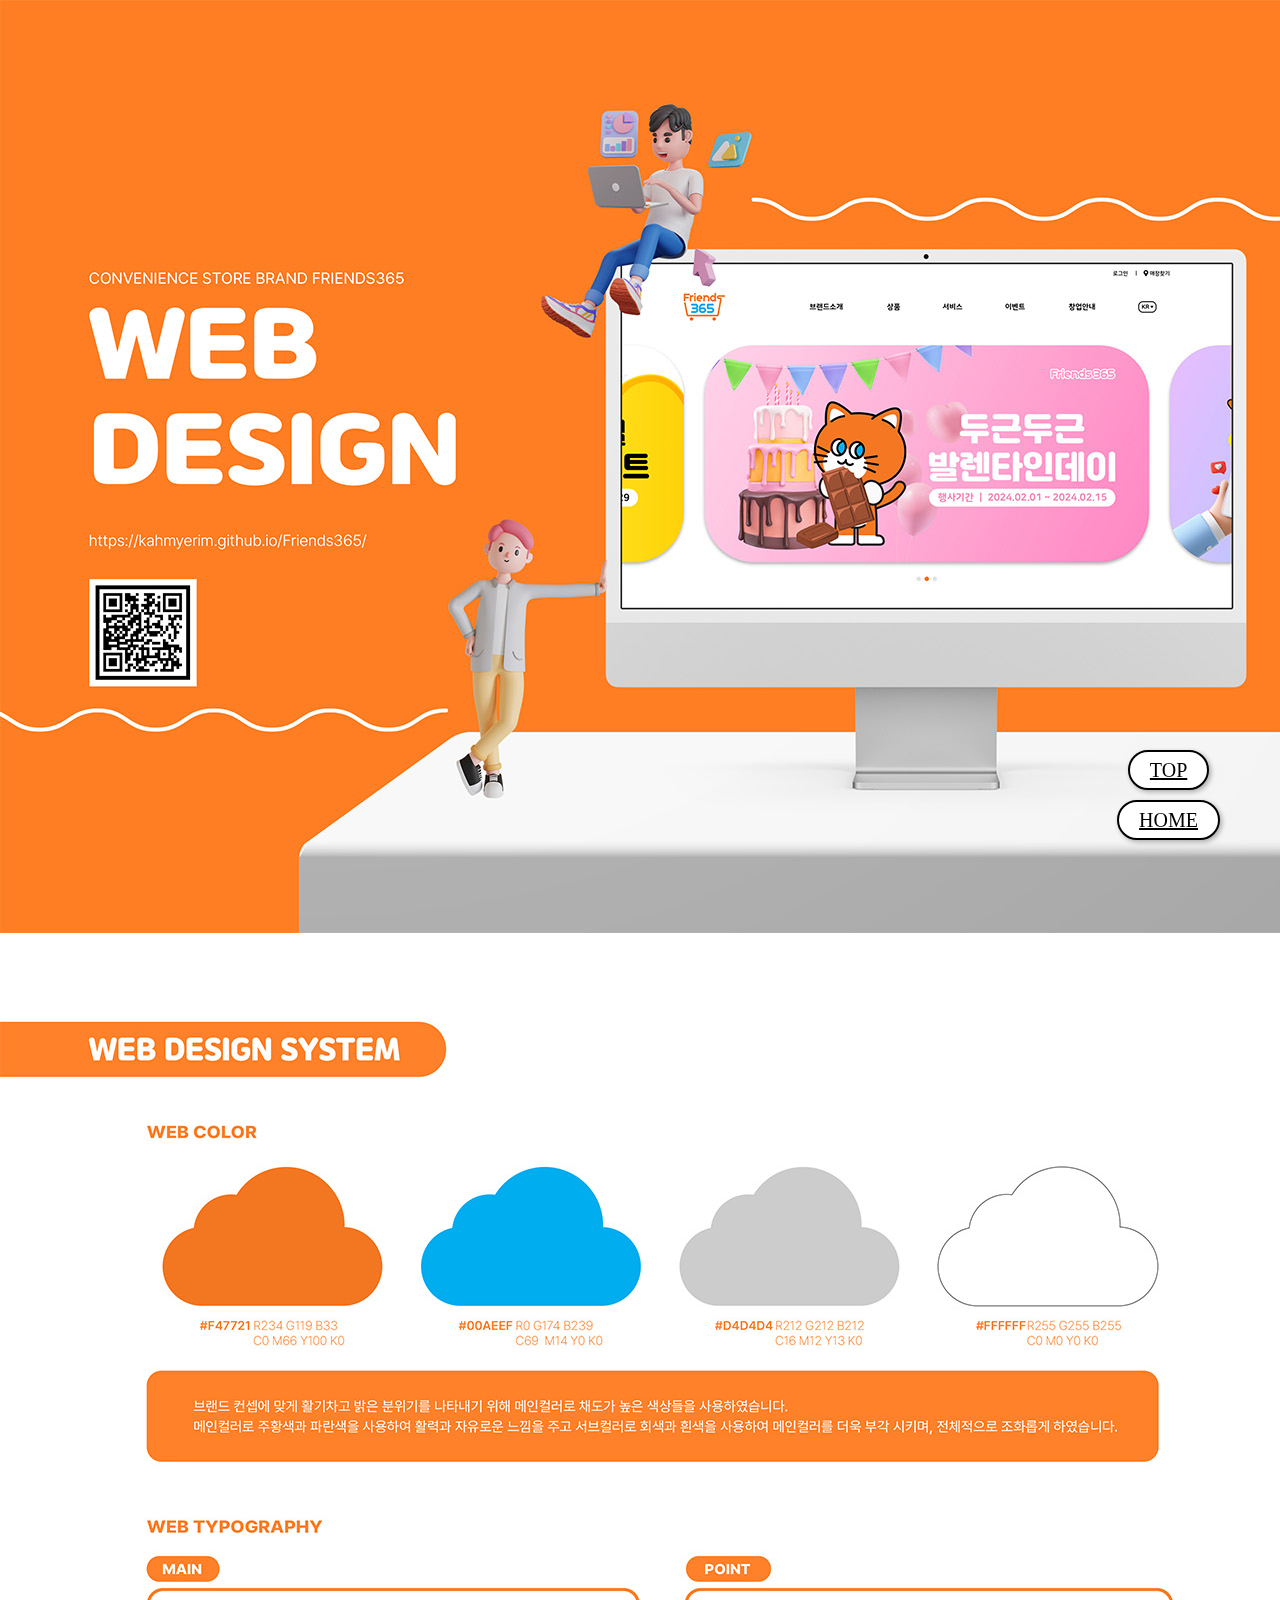
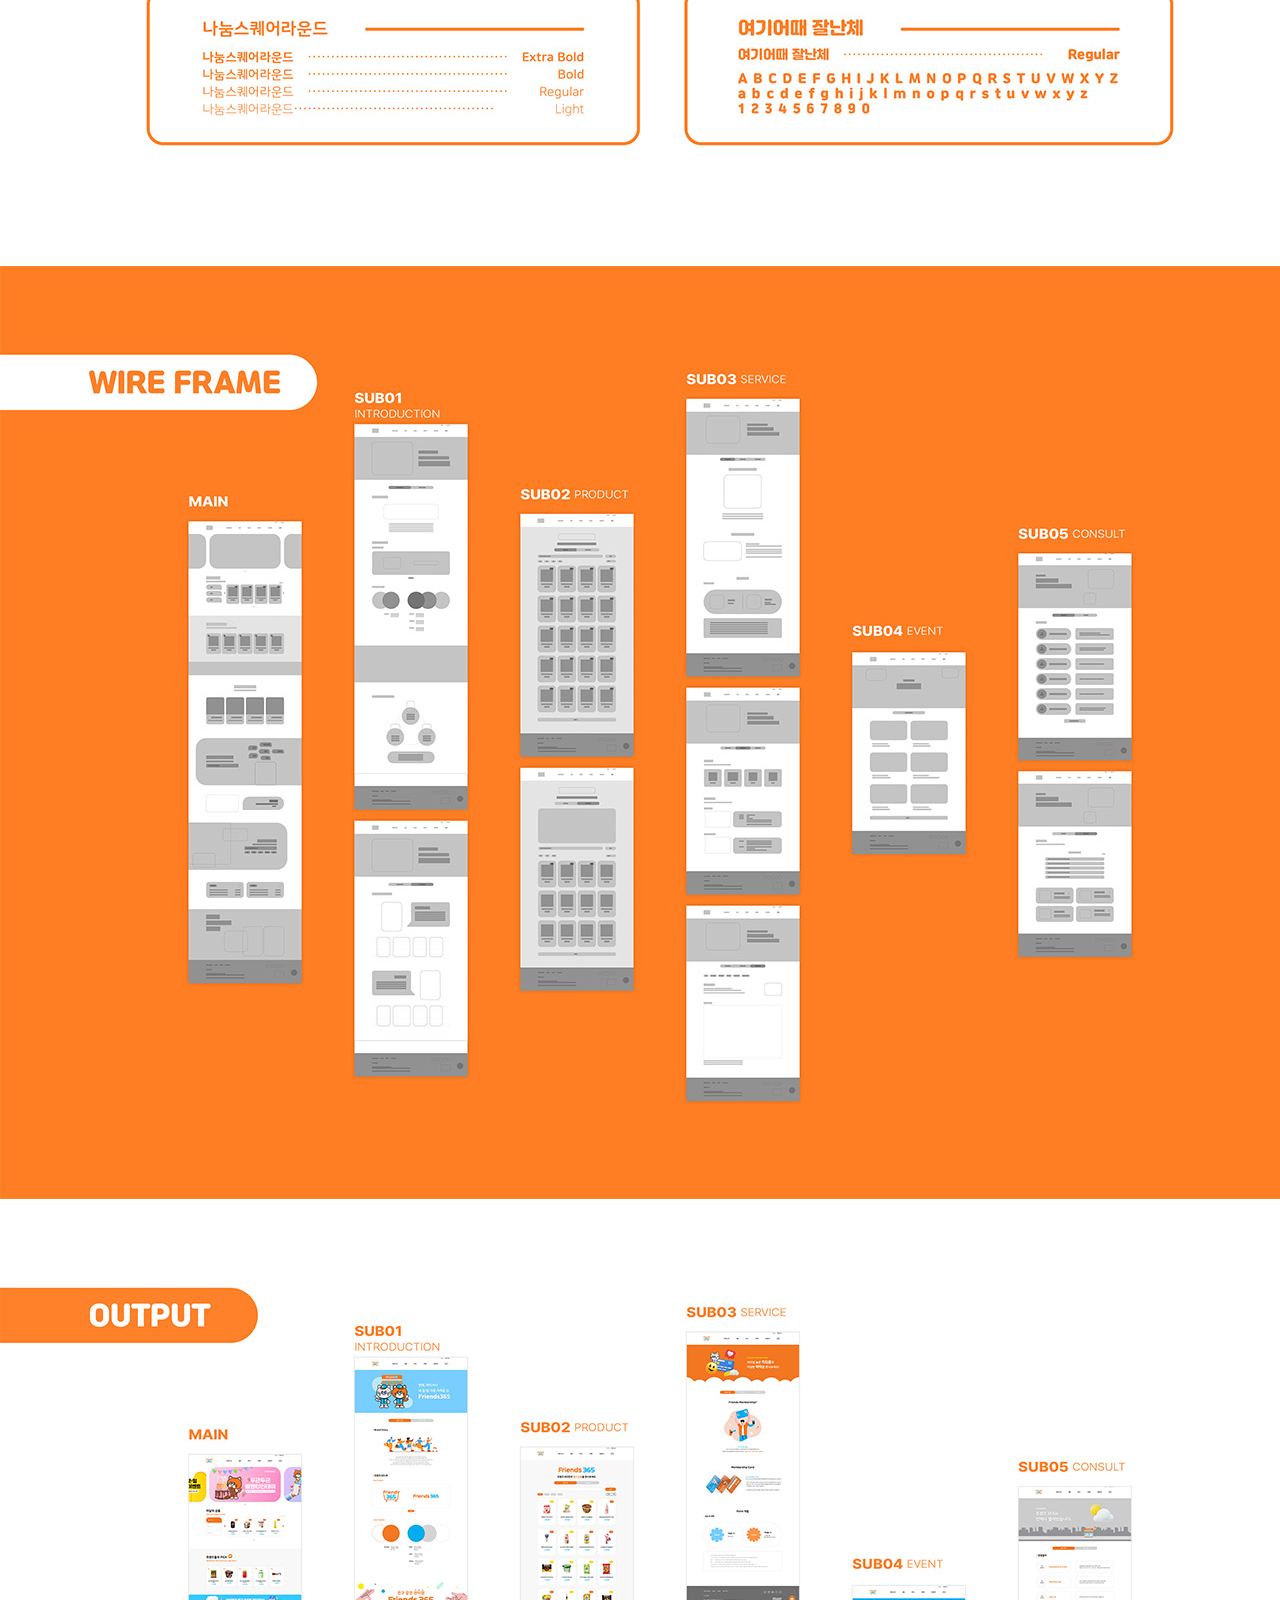
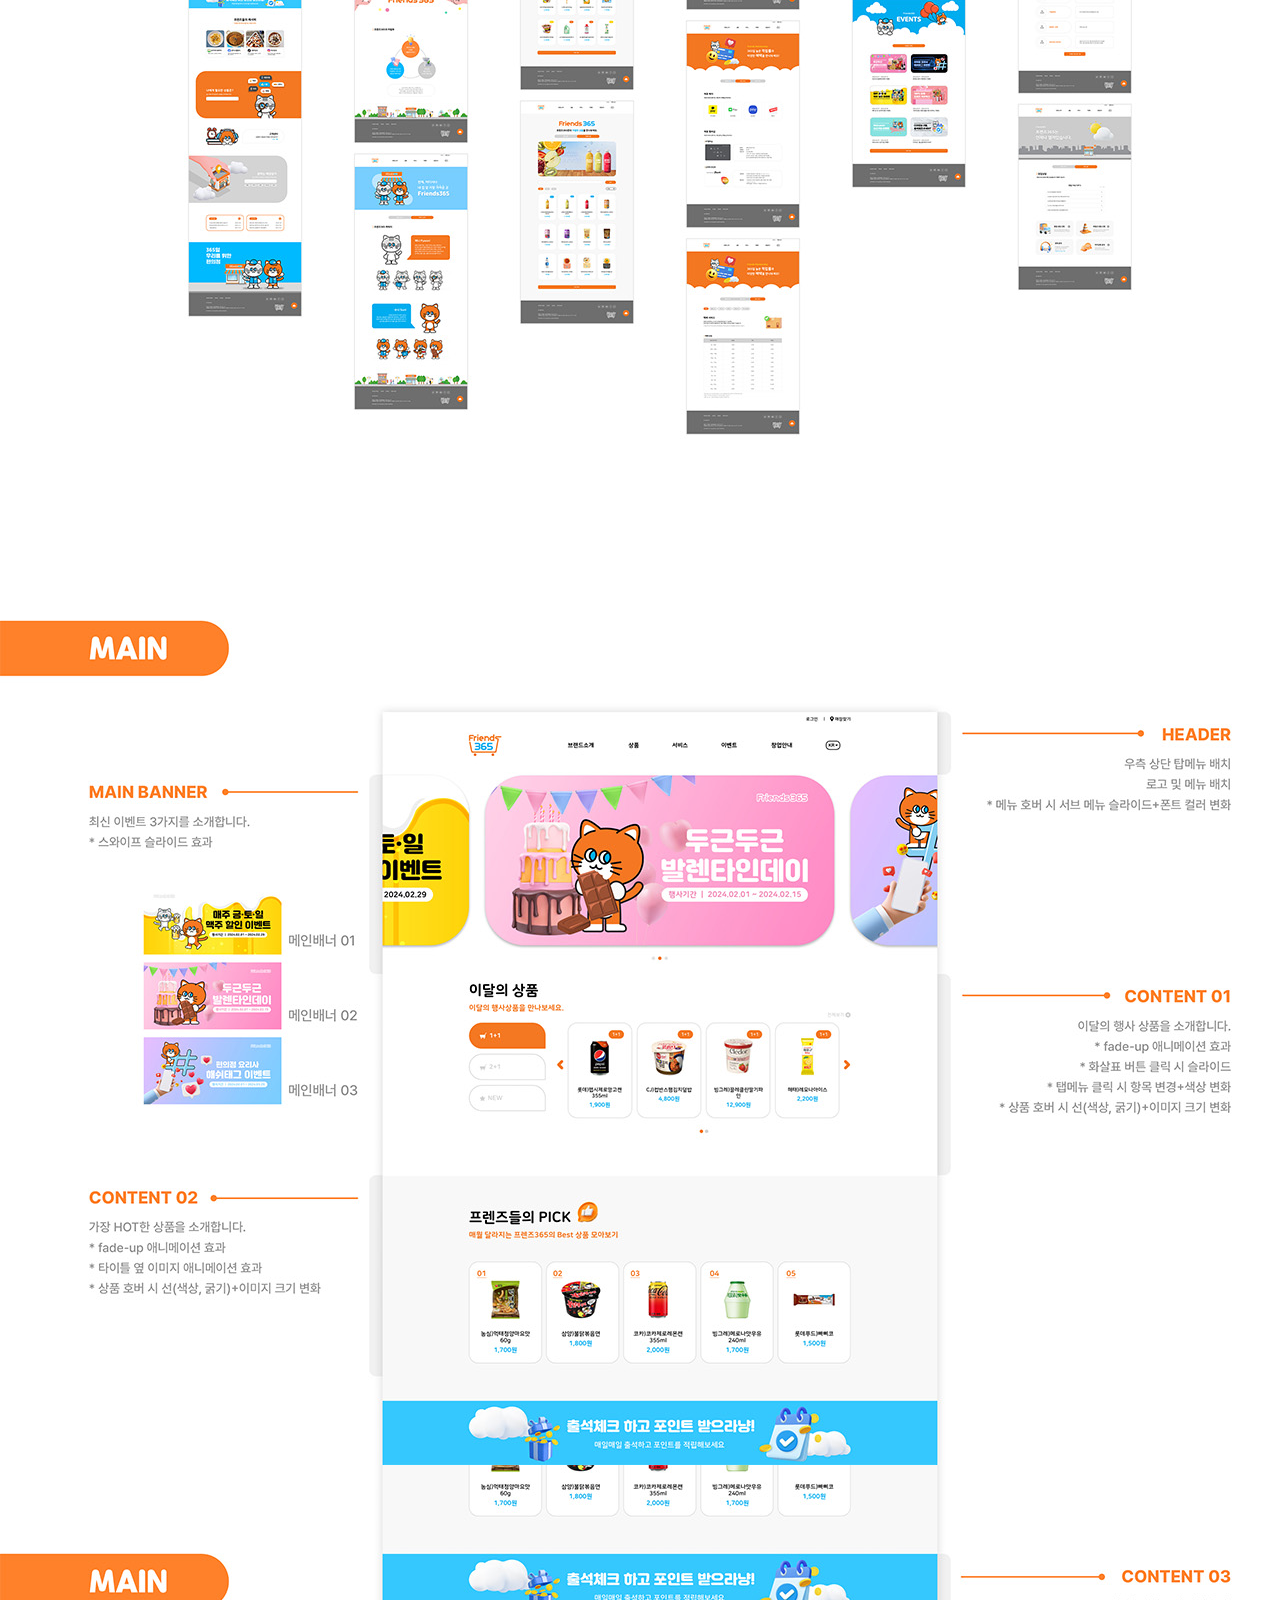
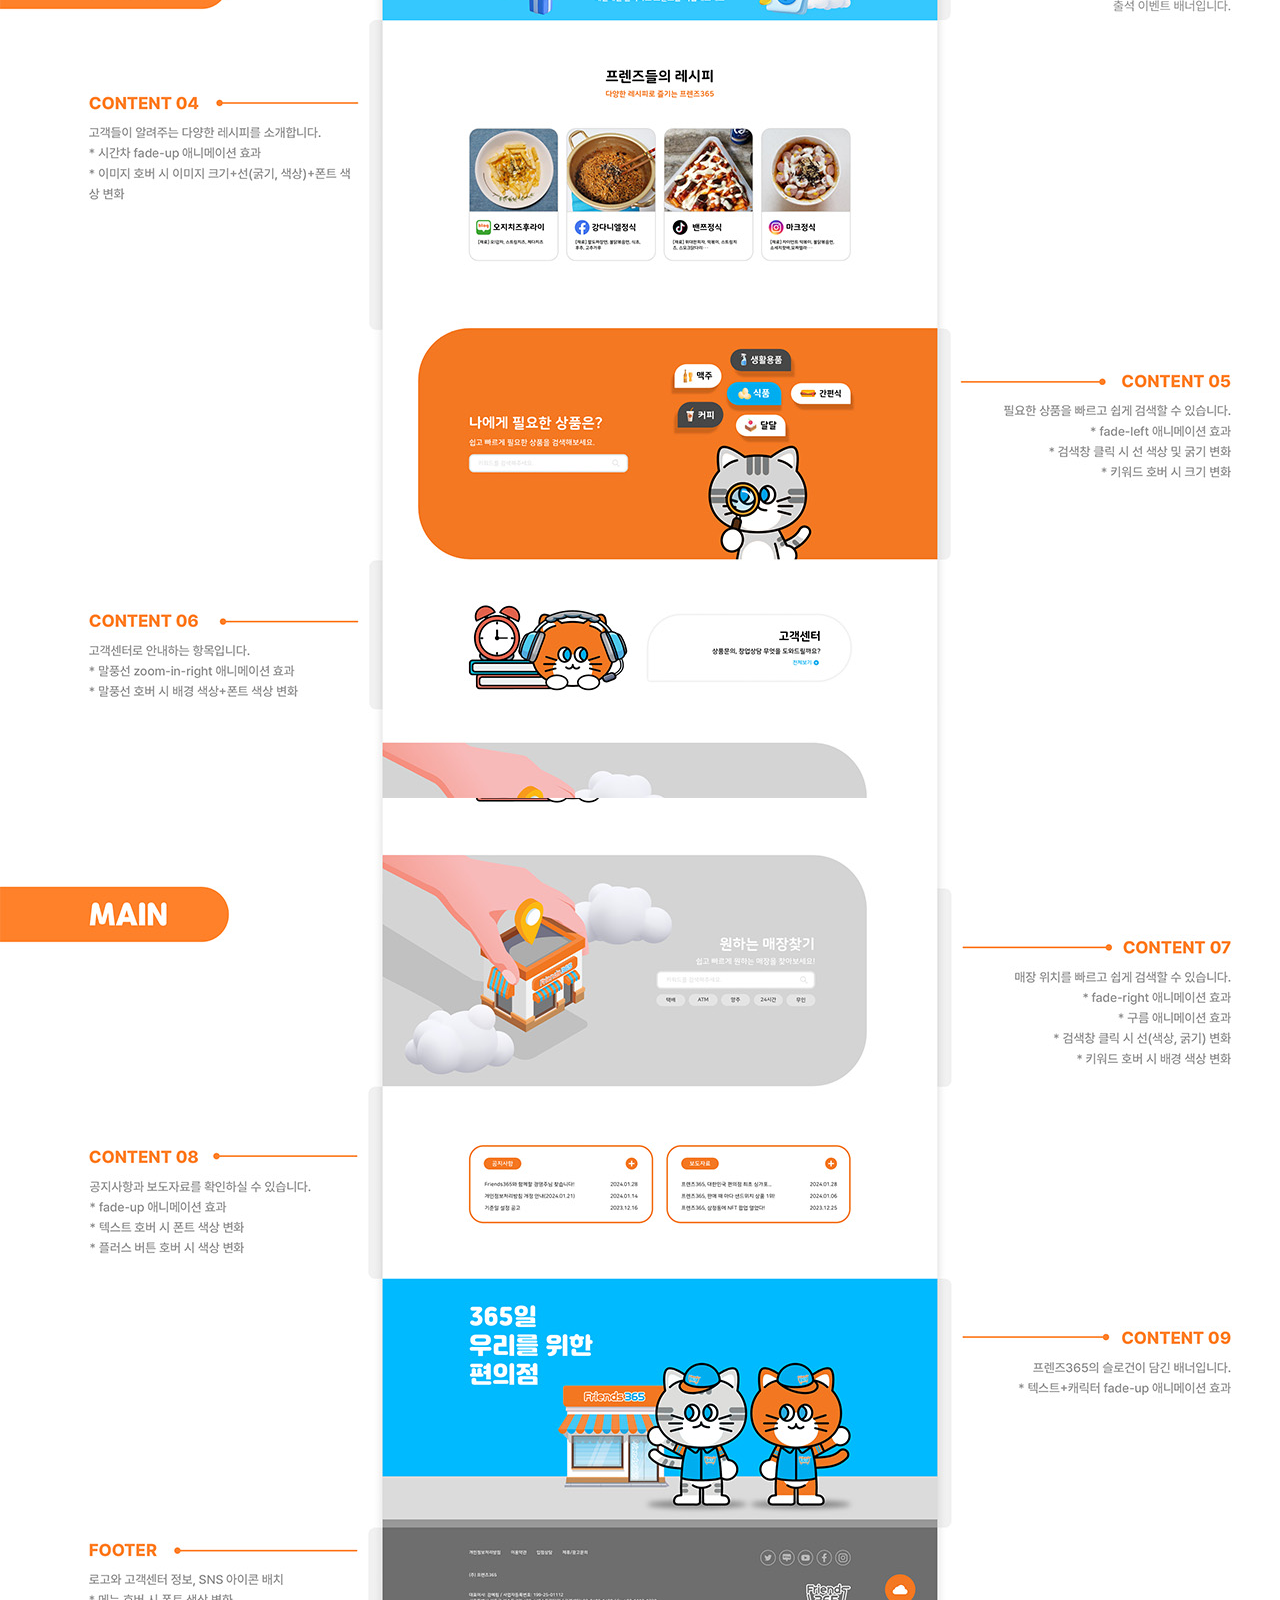
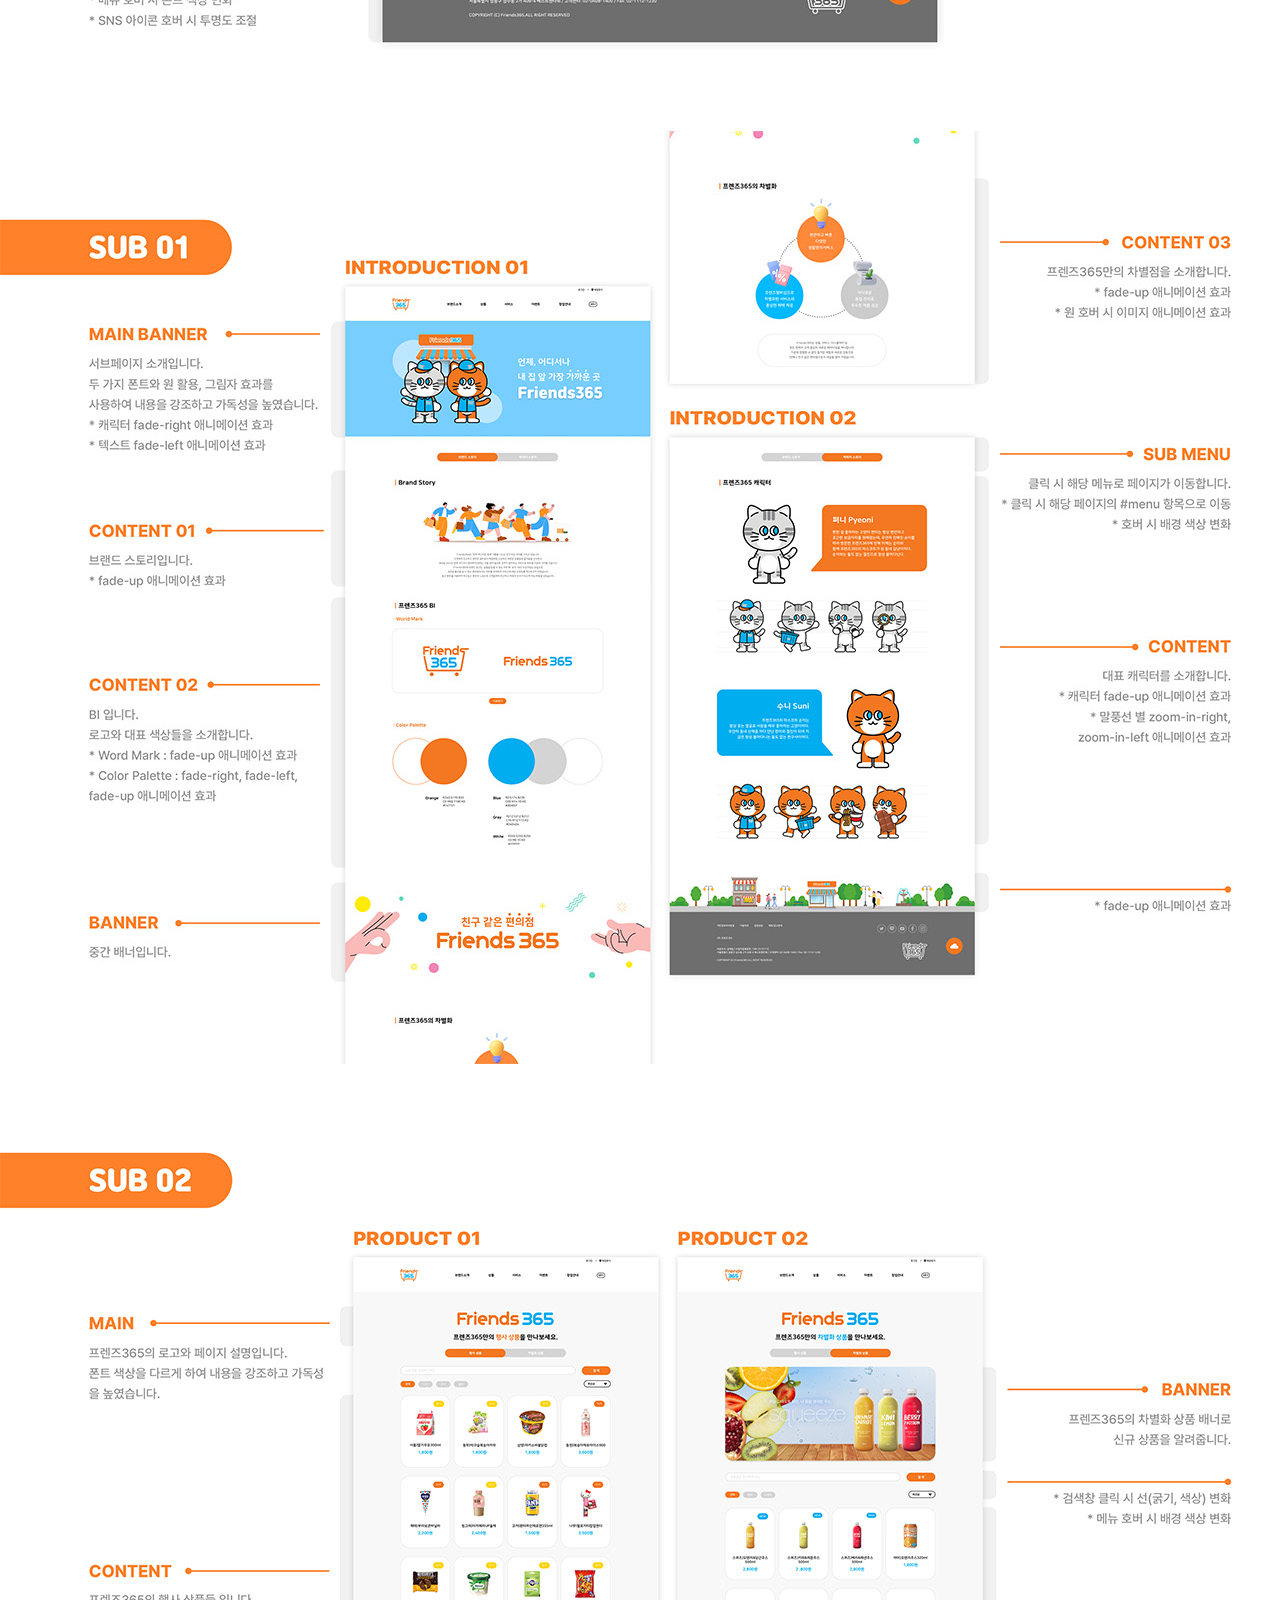
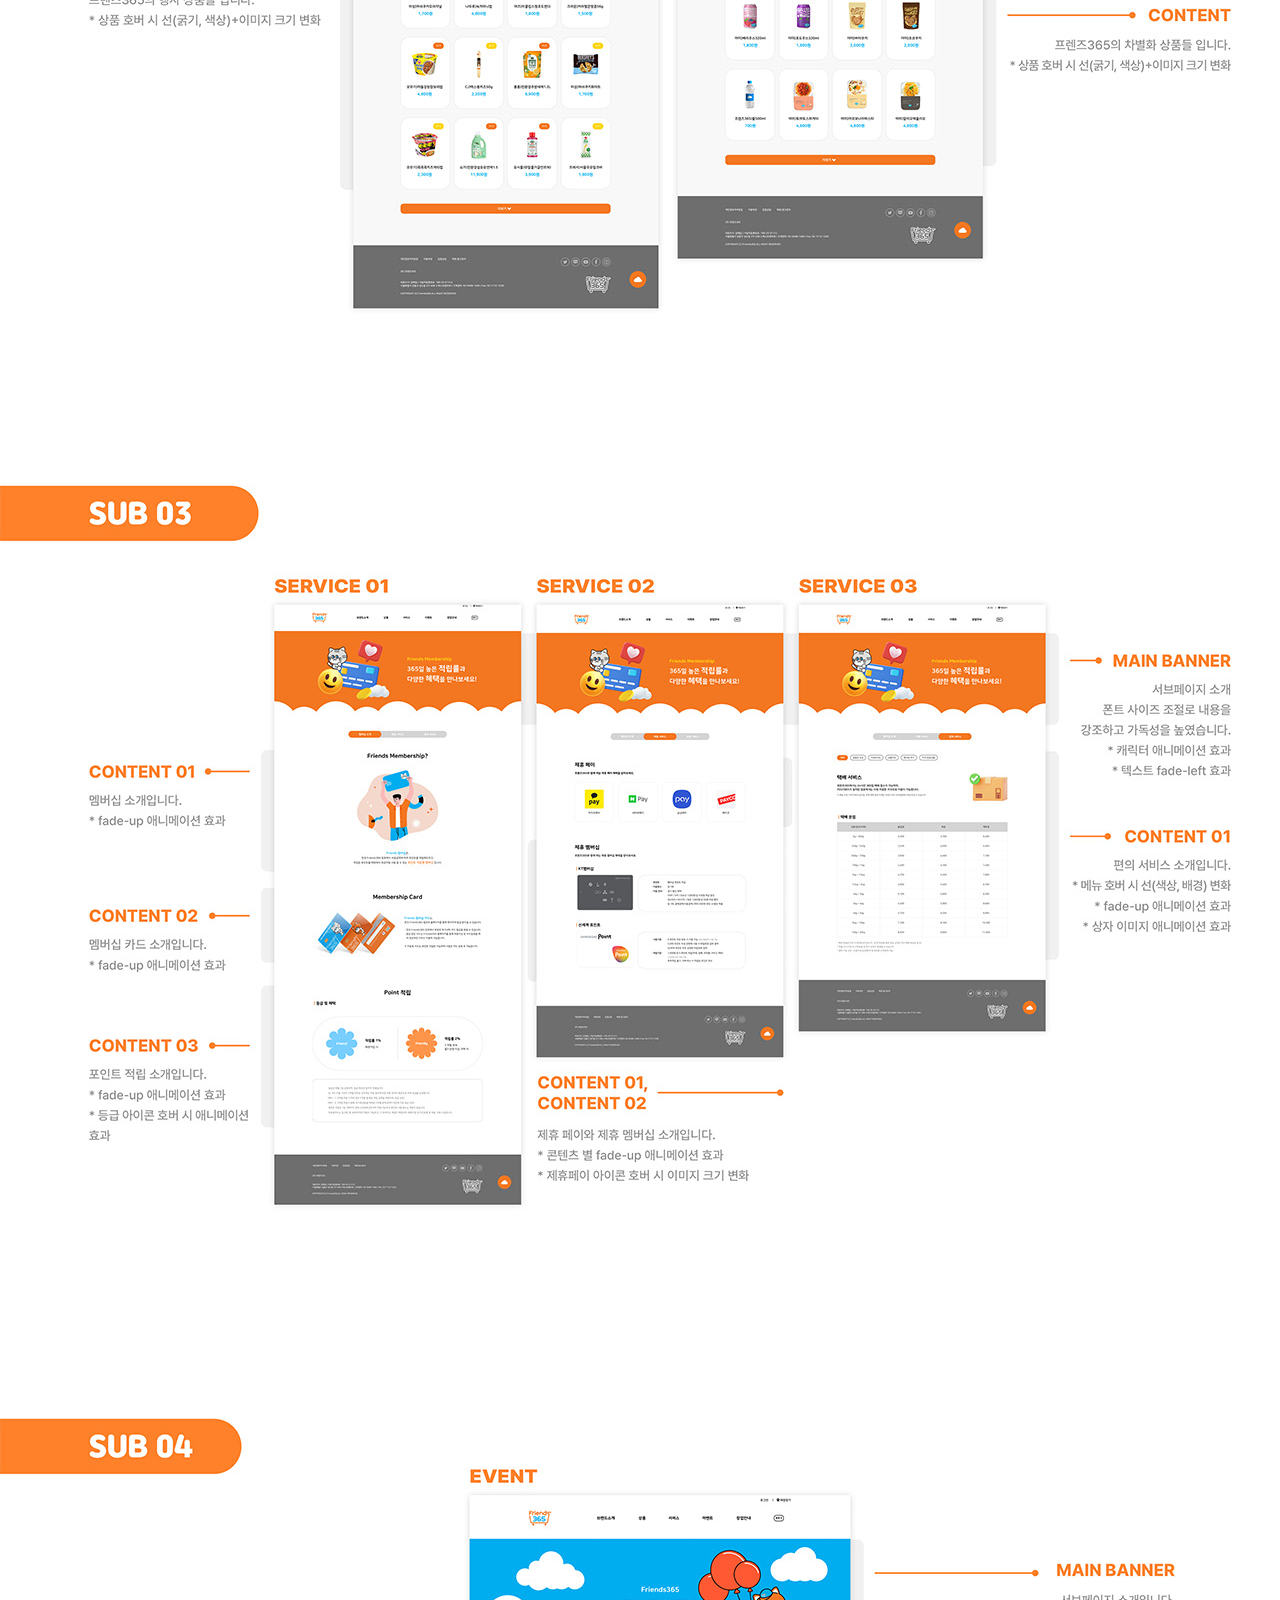
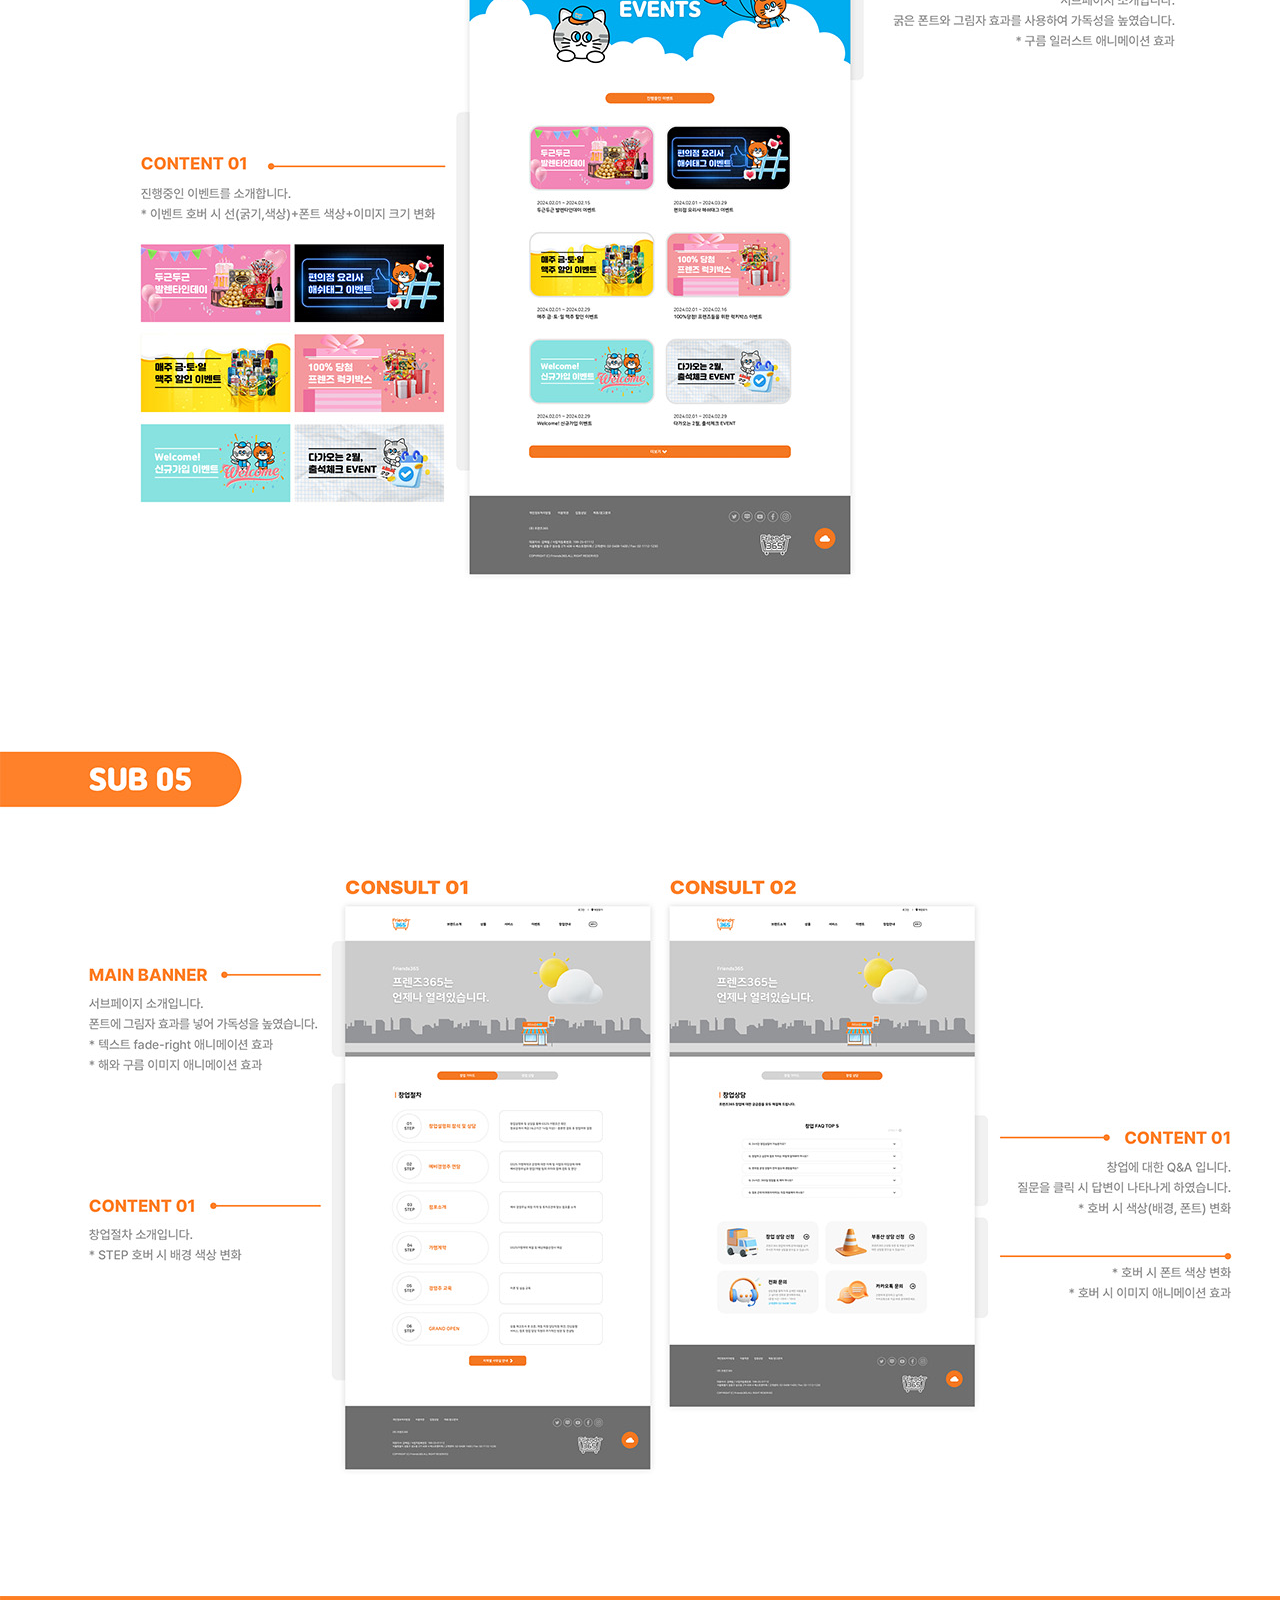
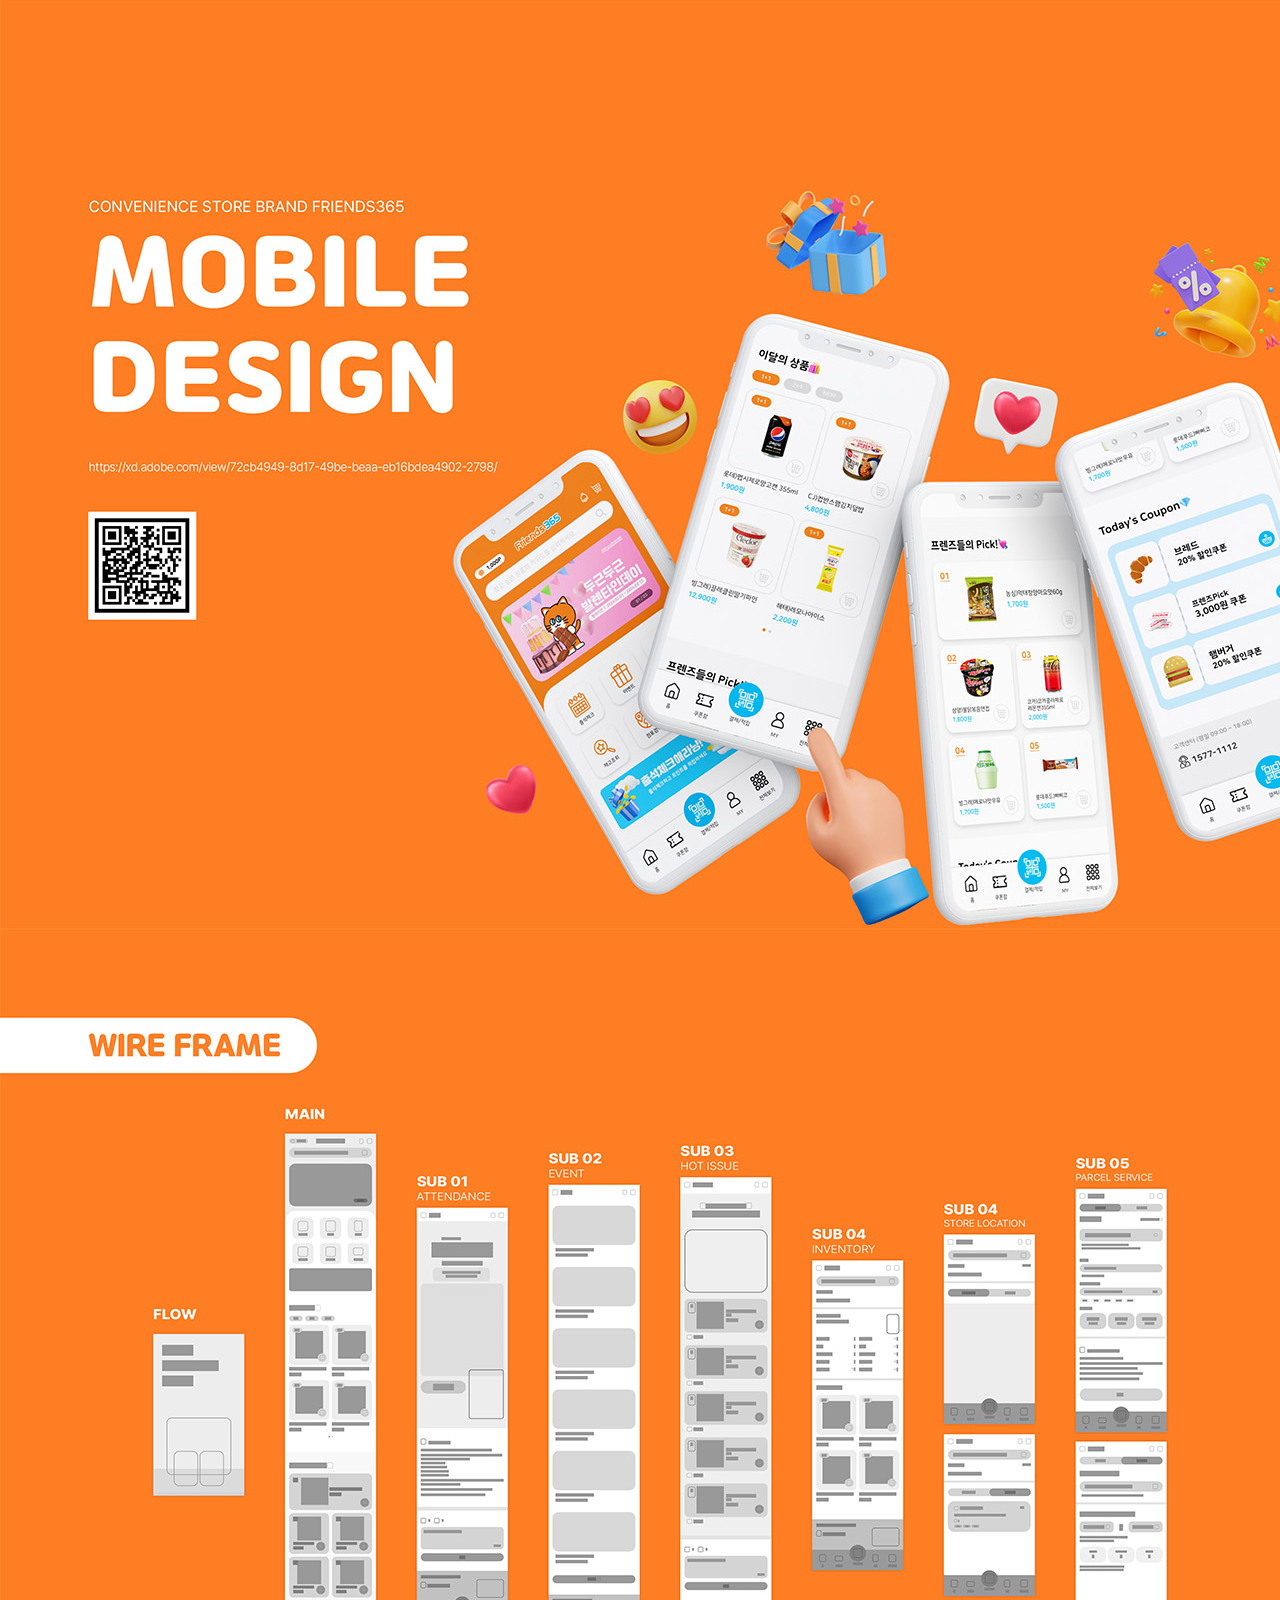
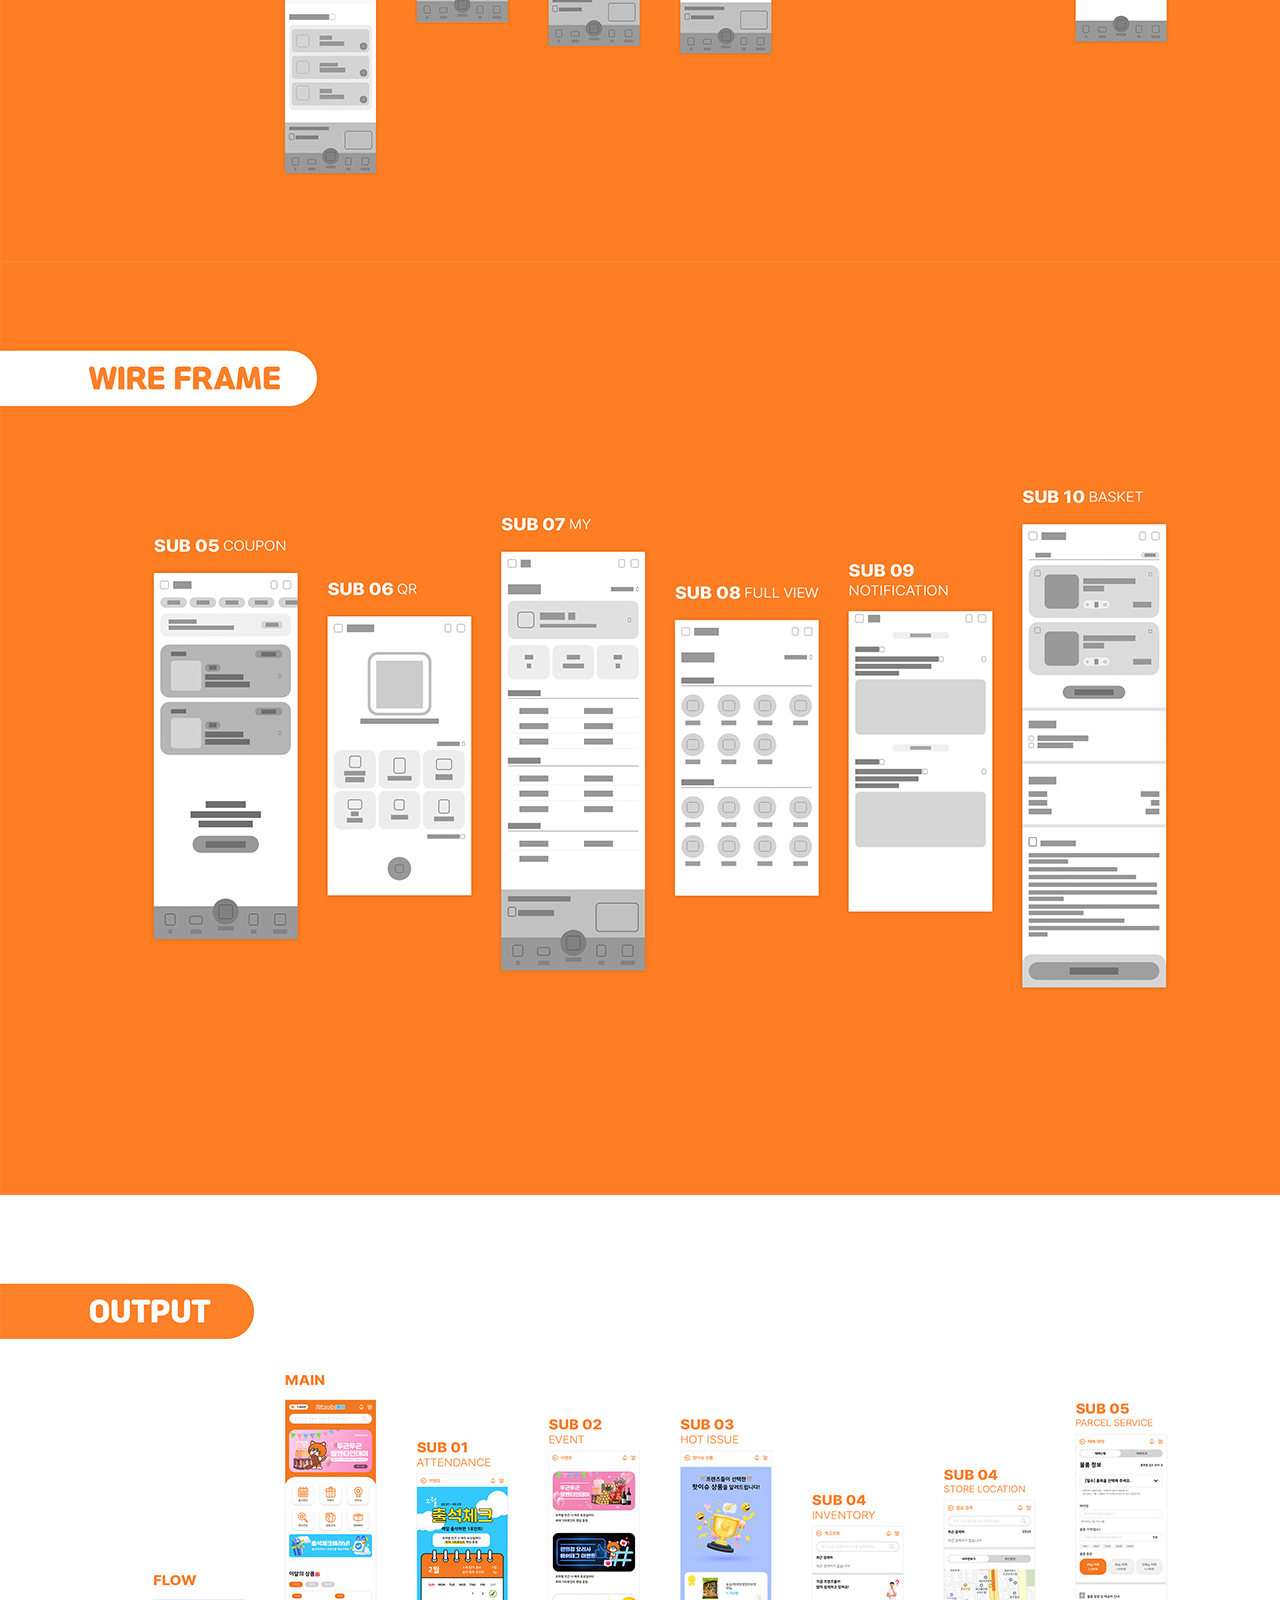
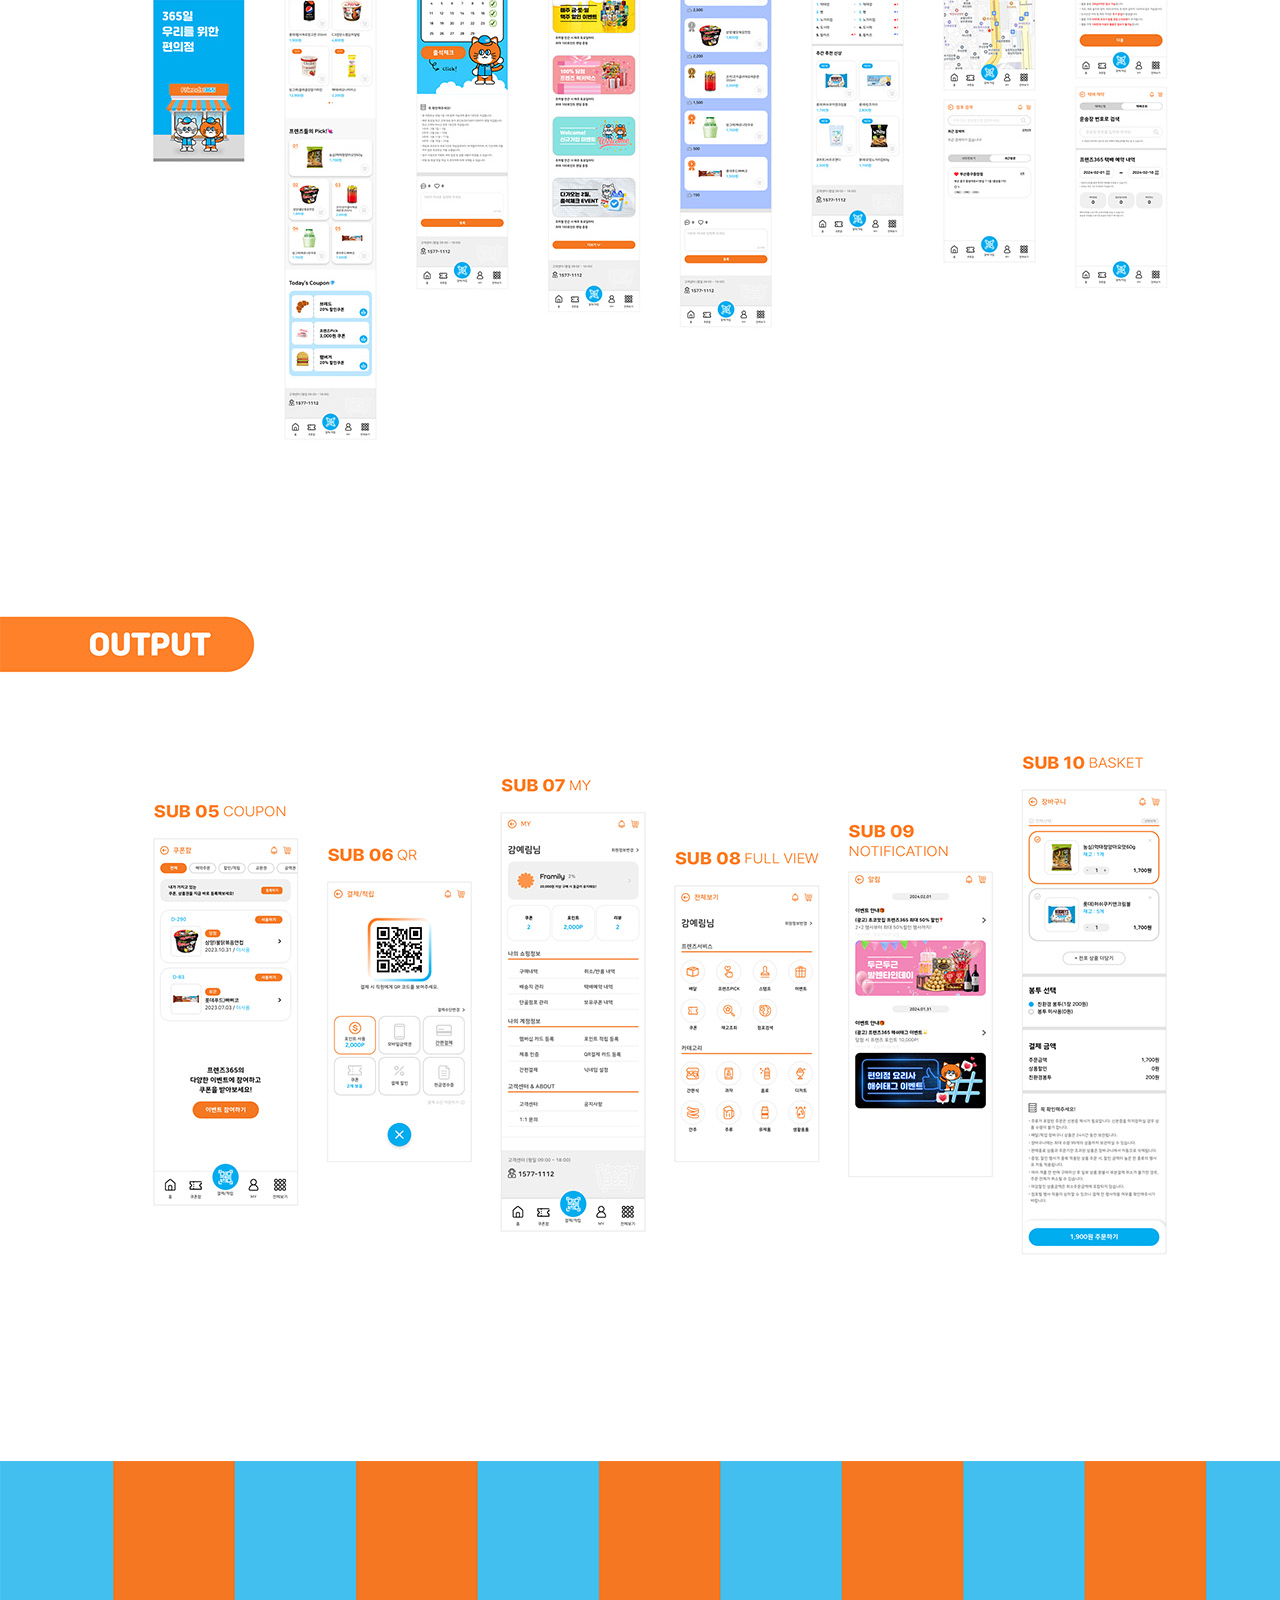
<file: friends365 guide/web.html>
<!DOCTYPE html>
<html lang="ko">
<head>
    <meta charset="UTF-8">
    <meta http-equiv="X-UA-Compatible" content="IE=edge">
    <meta name="viewport" content="width=1400">
    <title>프렌즈365 - 웹가이드</title>

    <!-- 폰트 -->
	<link href="https://webfontworld.github.io/pretendard/Pretendard.css" rel="stylesheet">

    <!-- css -->
    <link rel="stylesheet" href="./guide.css">
</head>
<body>
    <div class="brand1">
        <img src="./guide_img/21.jpg" alt="21">
        <img src="./guide_img/22.jpg" alt="22">
        <img src="./guide_img/23.jpg" alt="23">
        <img src="./guide_img/24.jpg" alt="24">
        <img src="./guide_img/25.jpg" alt="25">
        <img src="./guide_img/26.jpg" alt="26">
        <img src="./guide_img/27.jpg" alt="27">
        <img src="./guide_img/28.jpg" alt="28">
        <img src="./guide_img/29.jpg" alt="29">
        <img src="./guide_img/30.jpg" alt="30">
        <img src="./guide_img/31.jpg" alt="31">
        <img src="./guide_img/32.jpg" alt="32">
        <img src="./guide_img/33.jpg" alt="33">
        <img src="./guide_img/34.jpg" alt="34">
        <img src="./guide_img/35.jpg" alt="35">
        <img src="./guide_img/36.jpg" alt="36">
        <img src="./guide_img/37.jpg" alt="37">
        <img src="./guide_img/38.jpg" alt="38">

        <!-- 버튼 -->
        <ul class="btn_1">
			<li><a href="#">TOP</a></li>
			<li><a href="../index.html">HOME</a></li>
		</ul>
    </div>
</body>
</html>
</file>
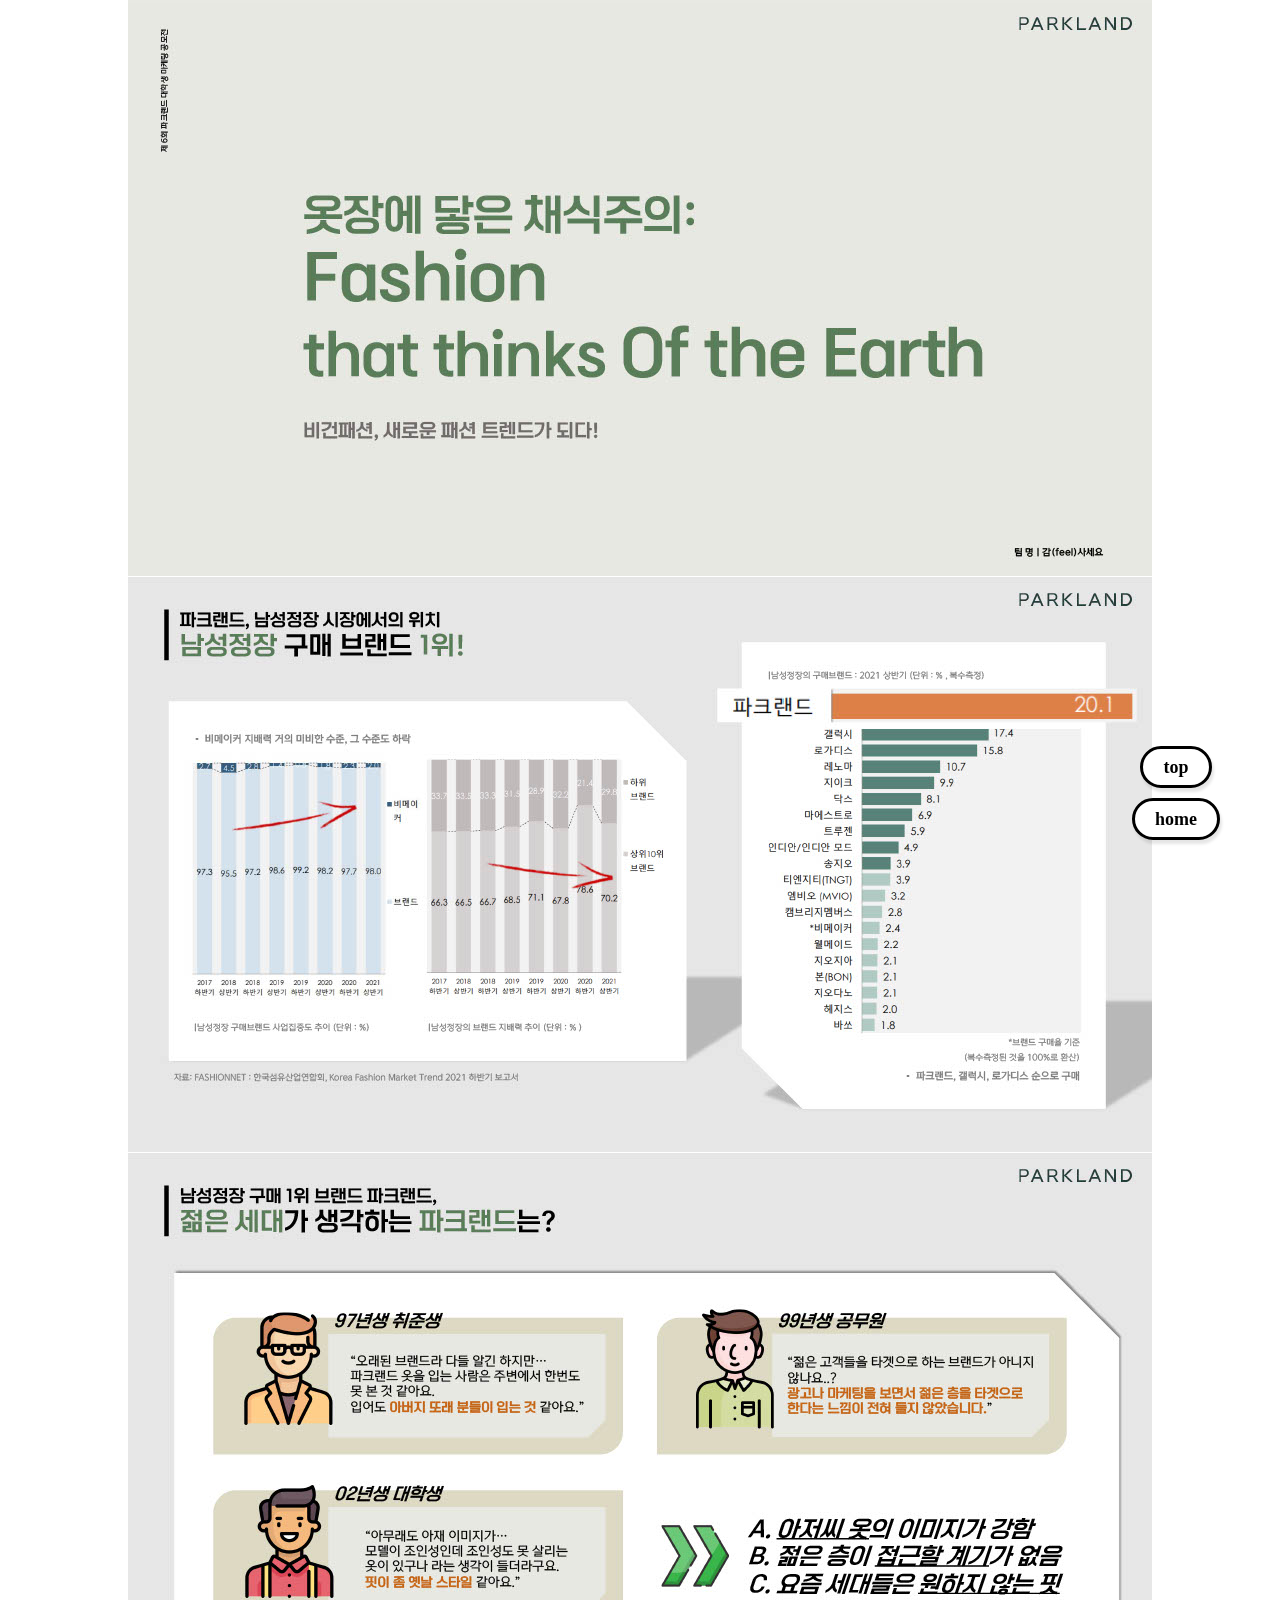
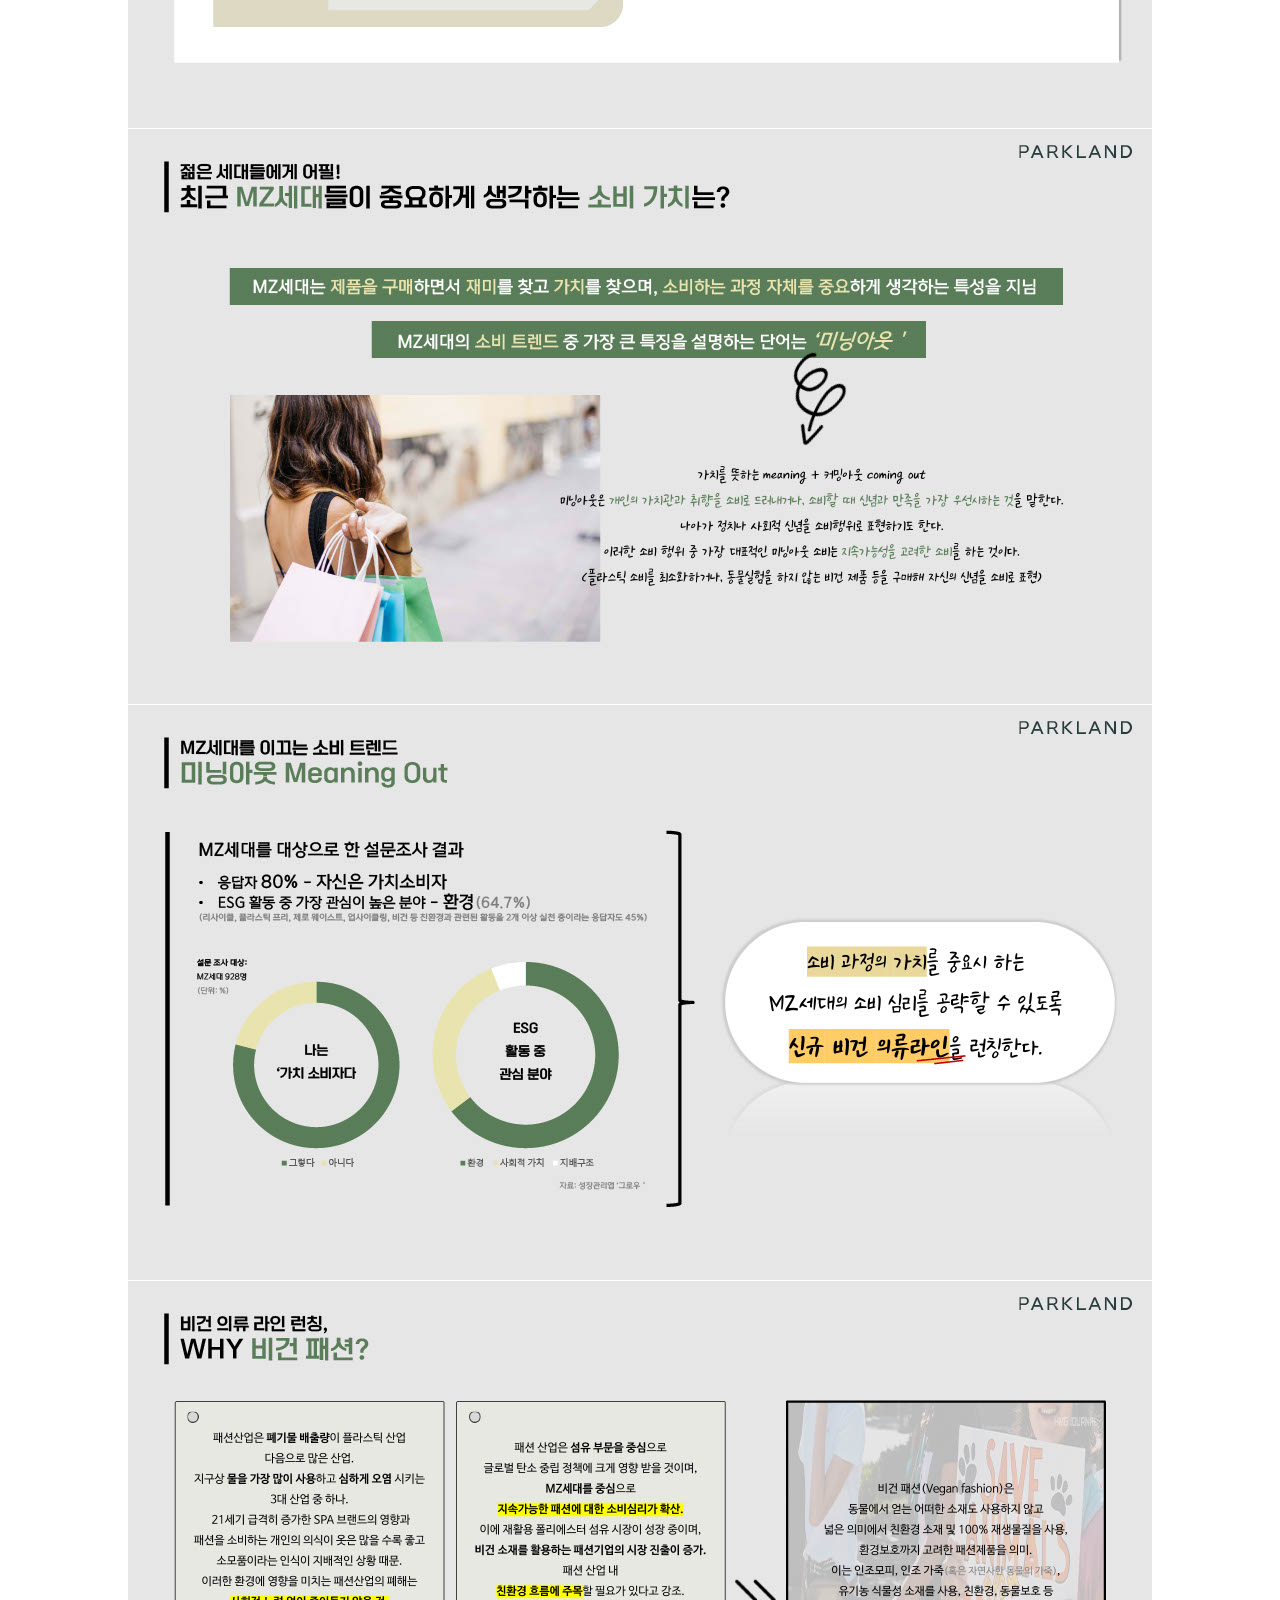
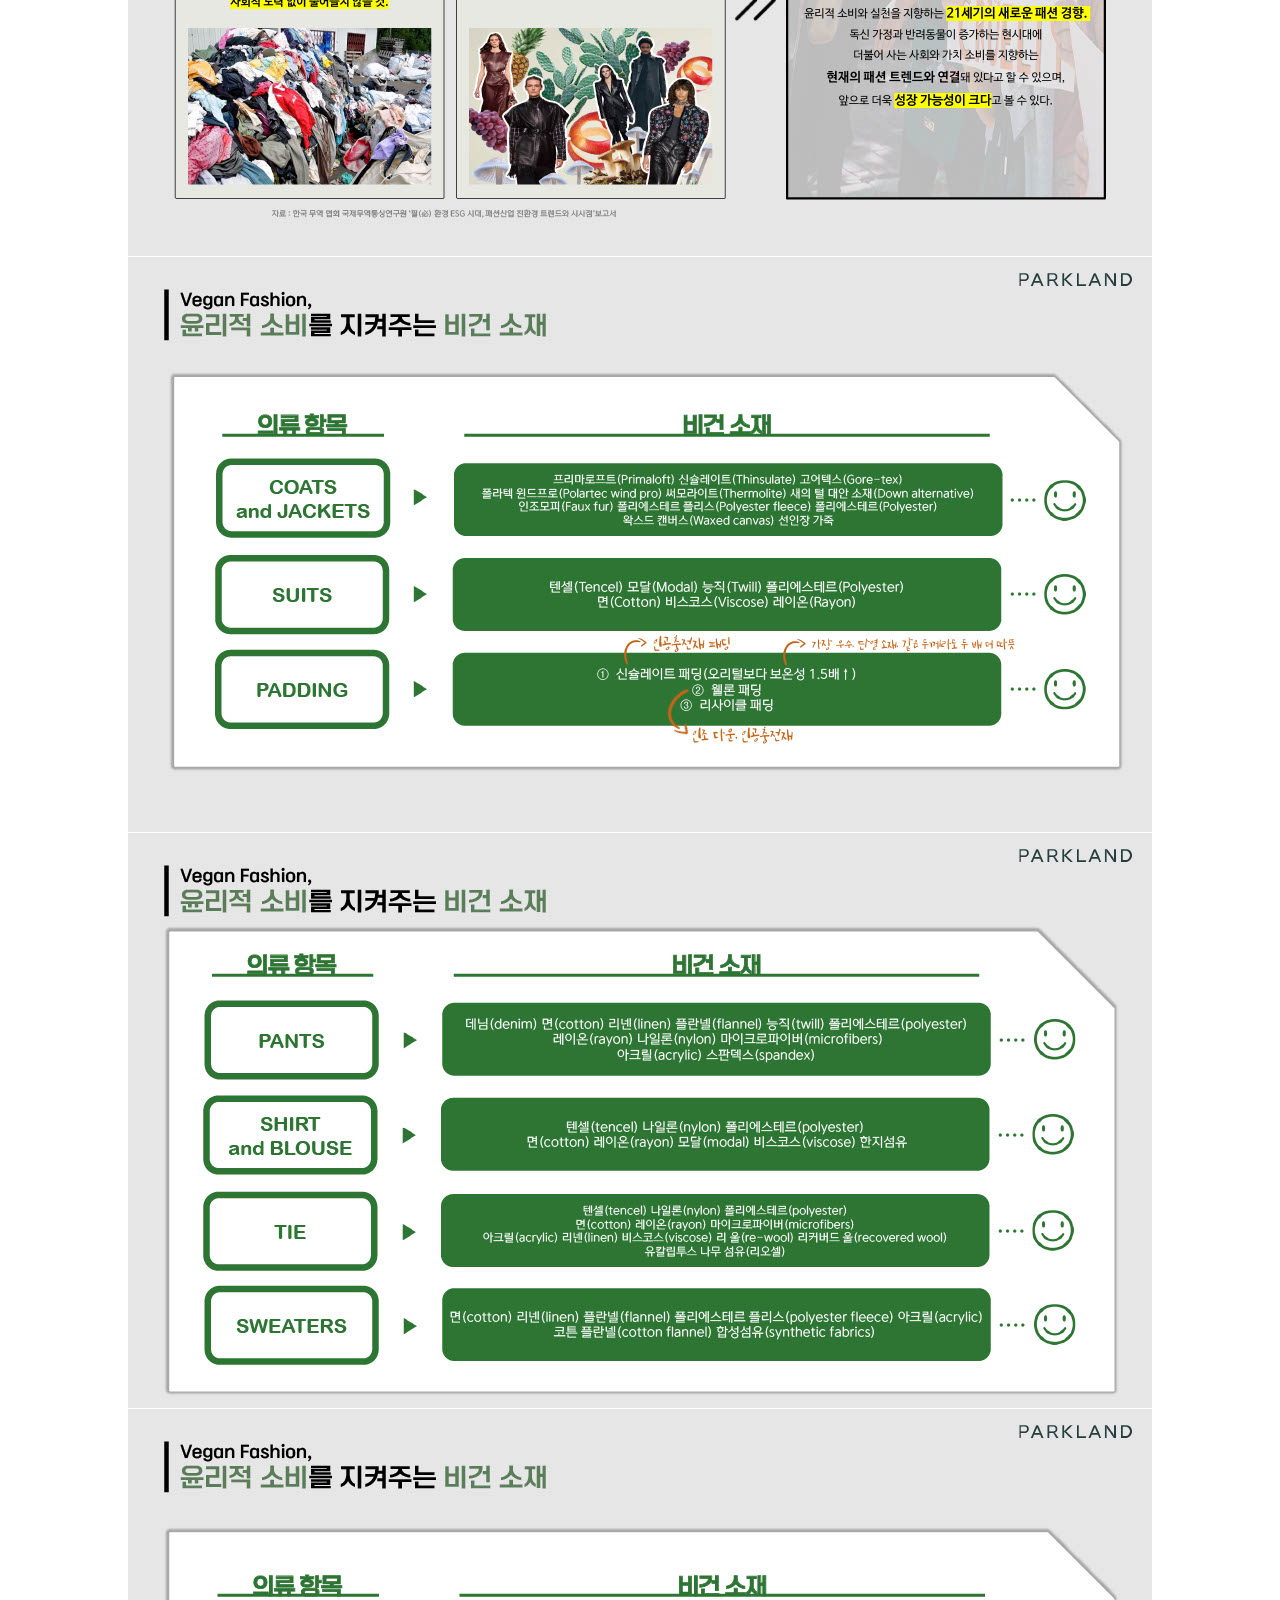
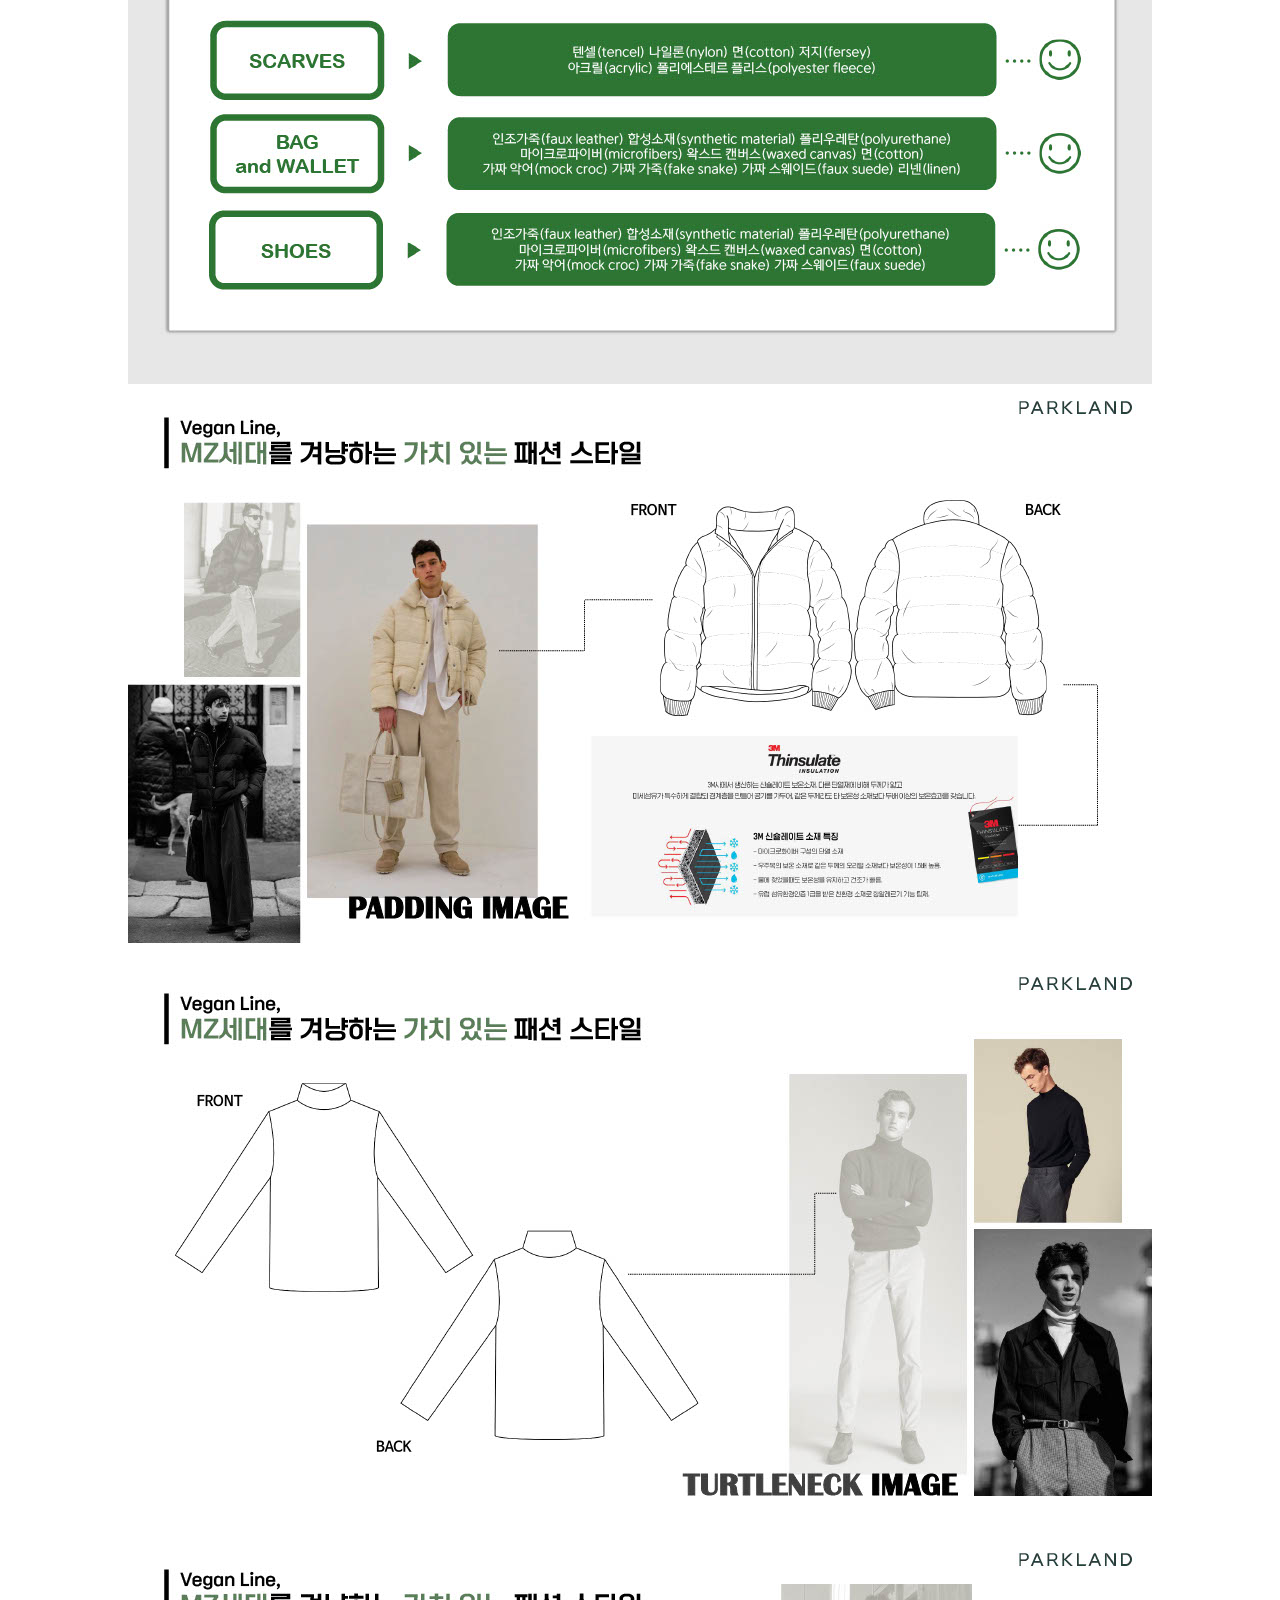
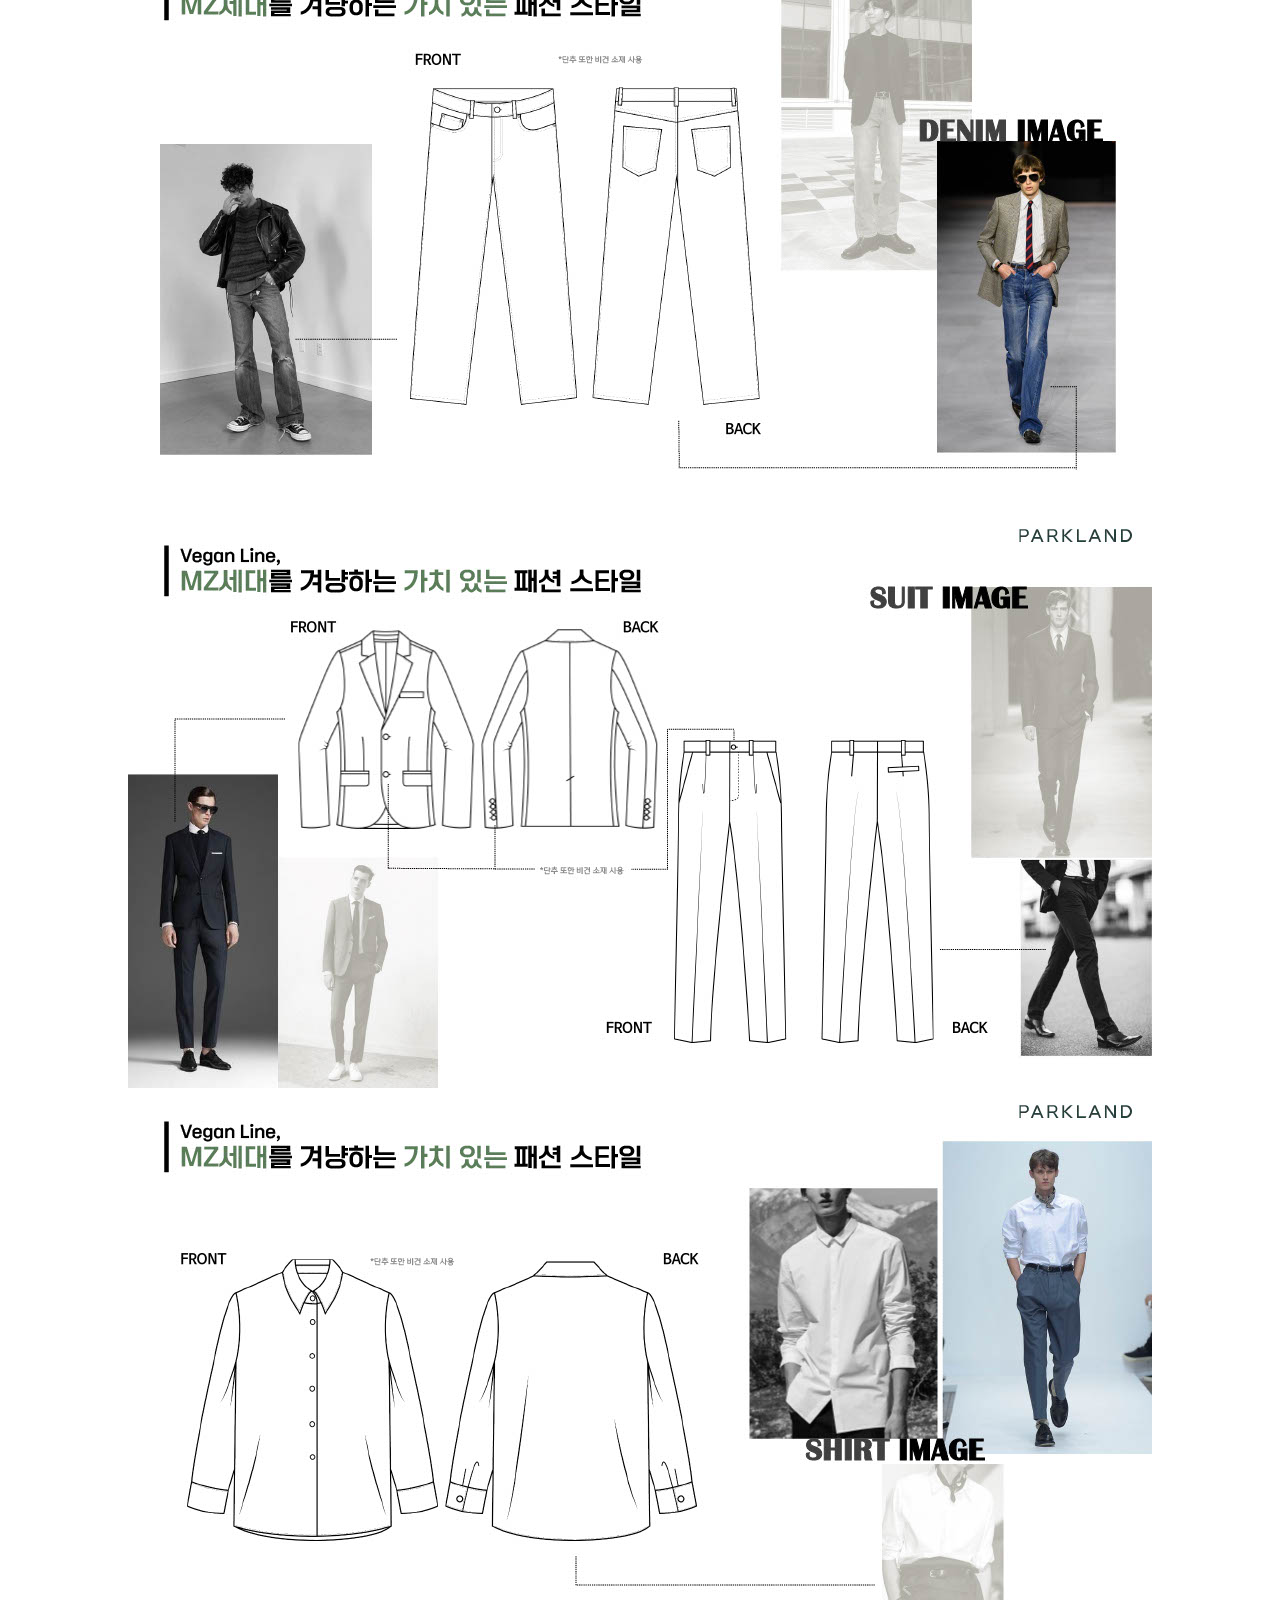
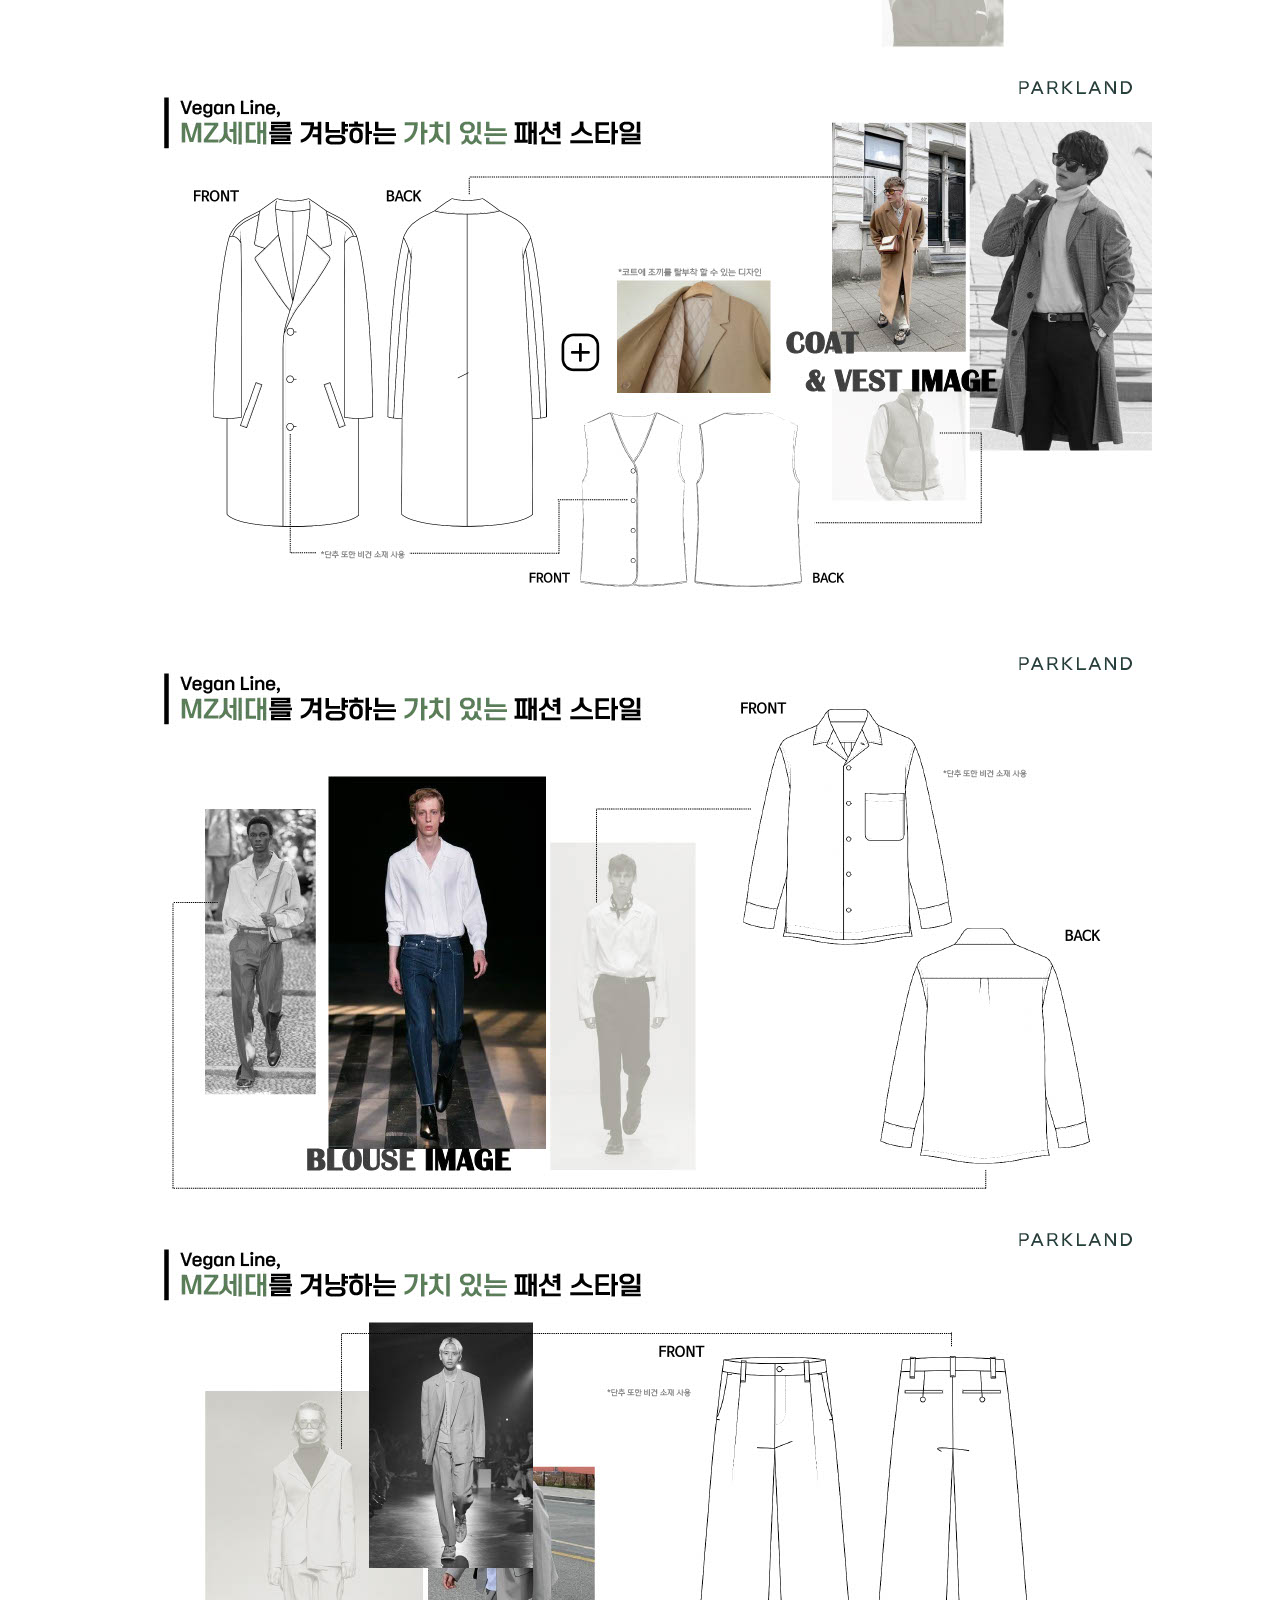
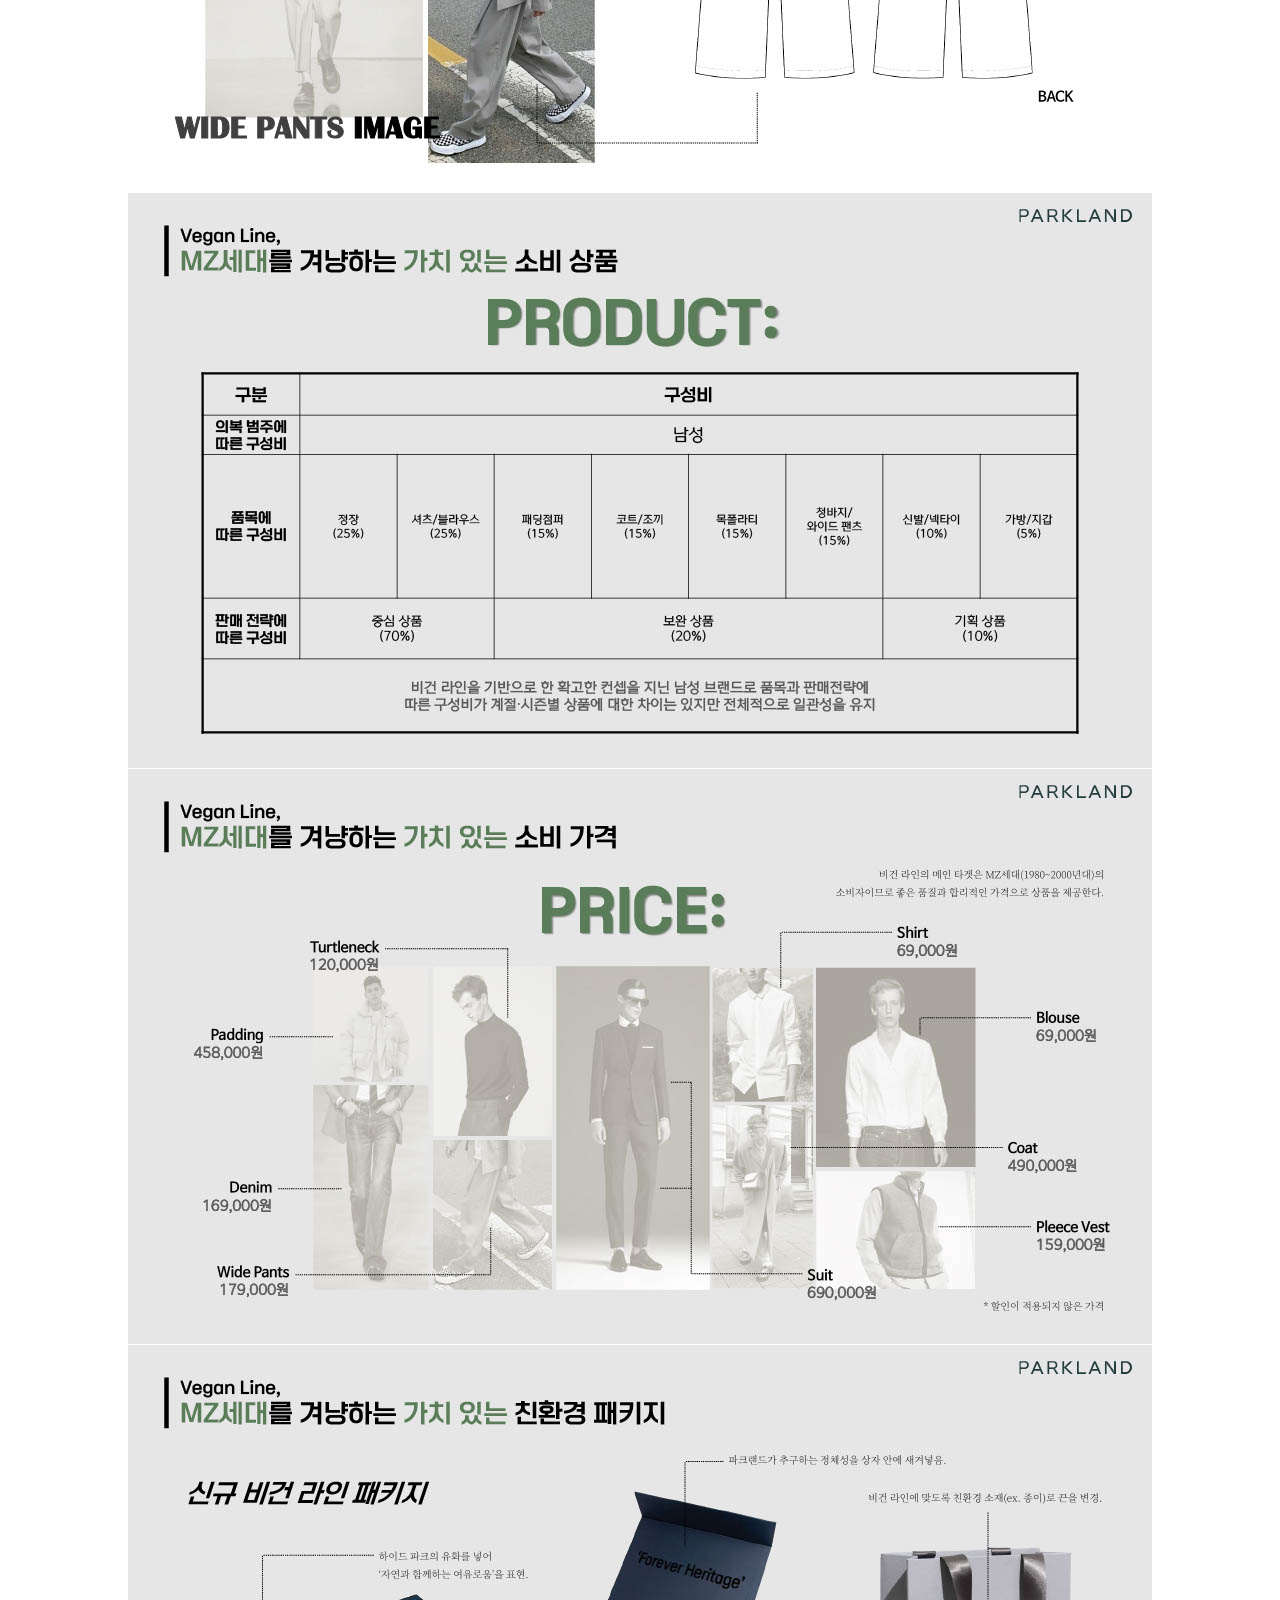
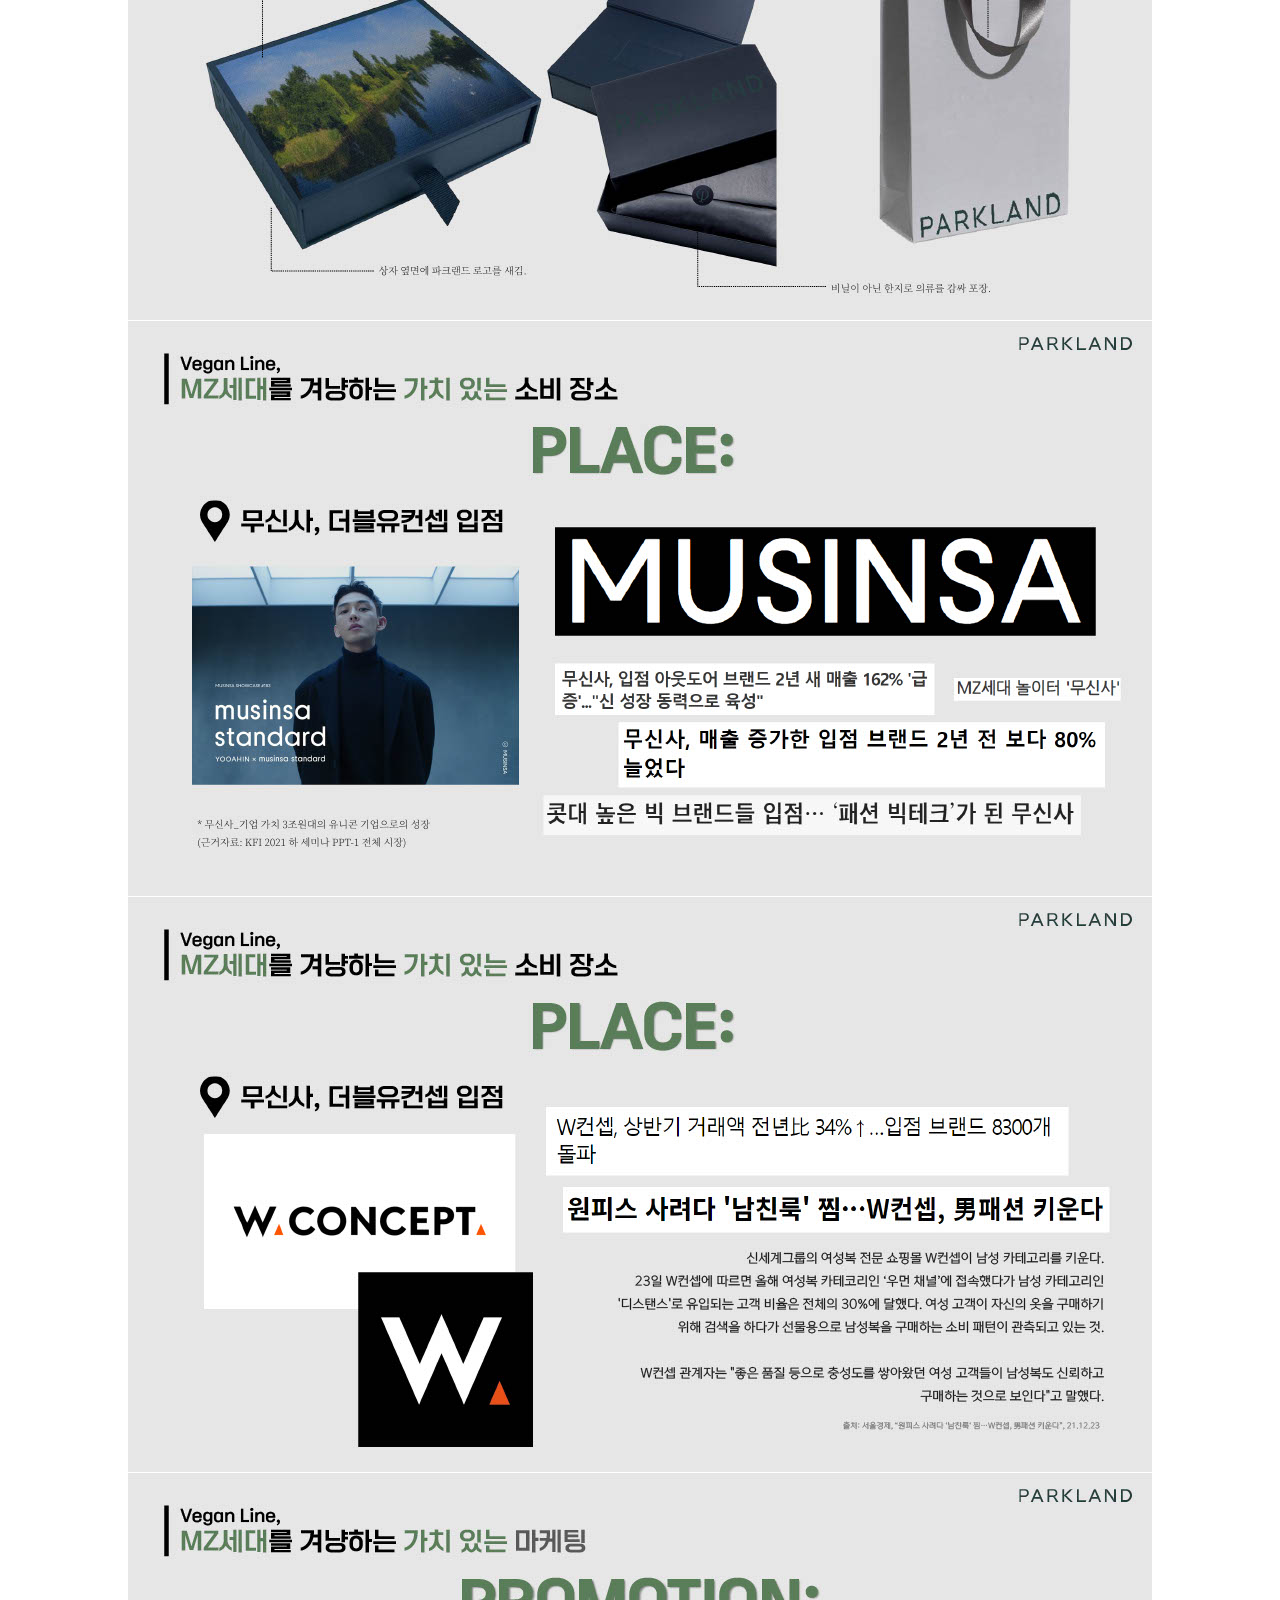
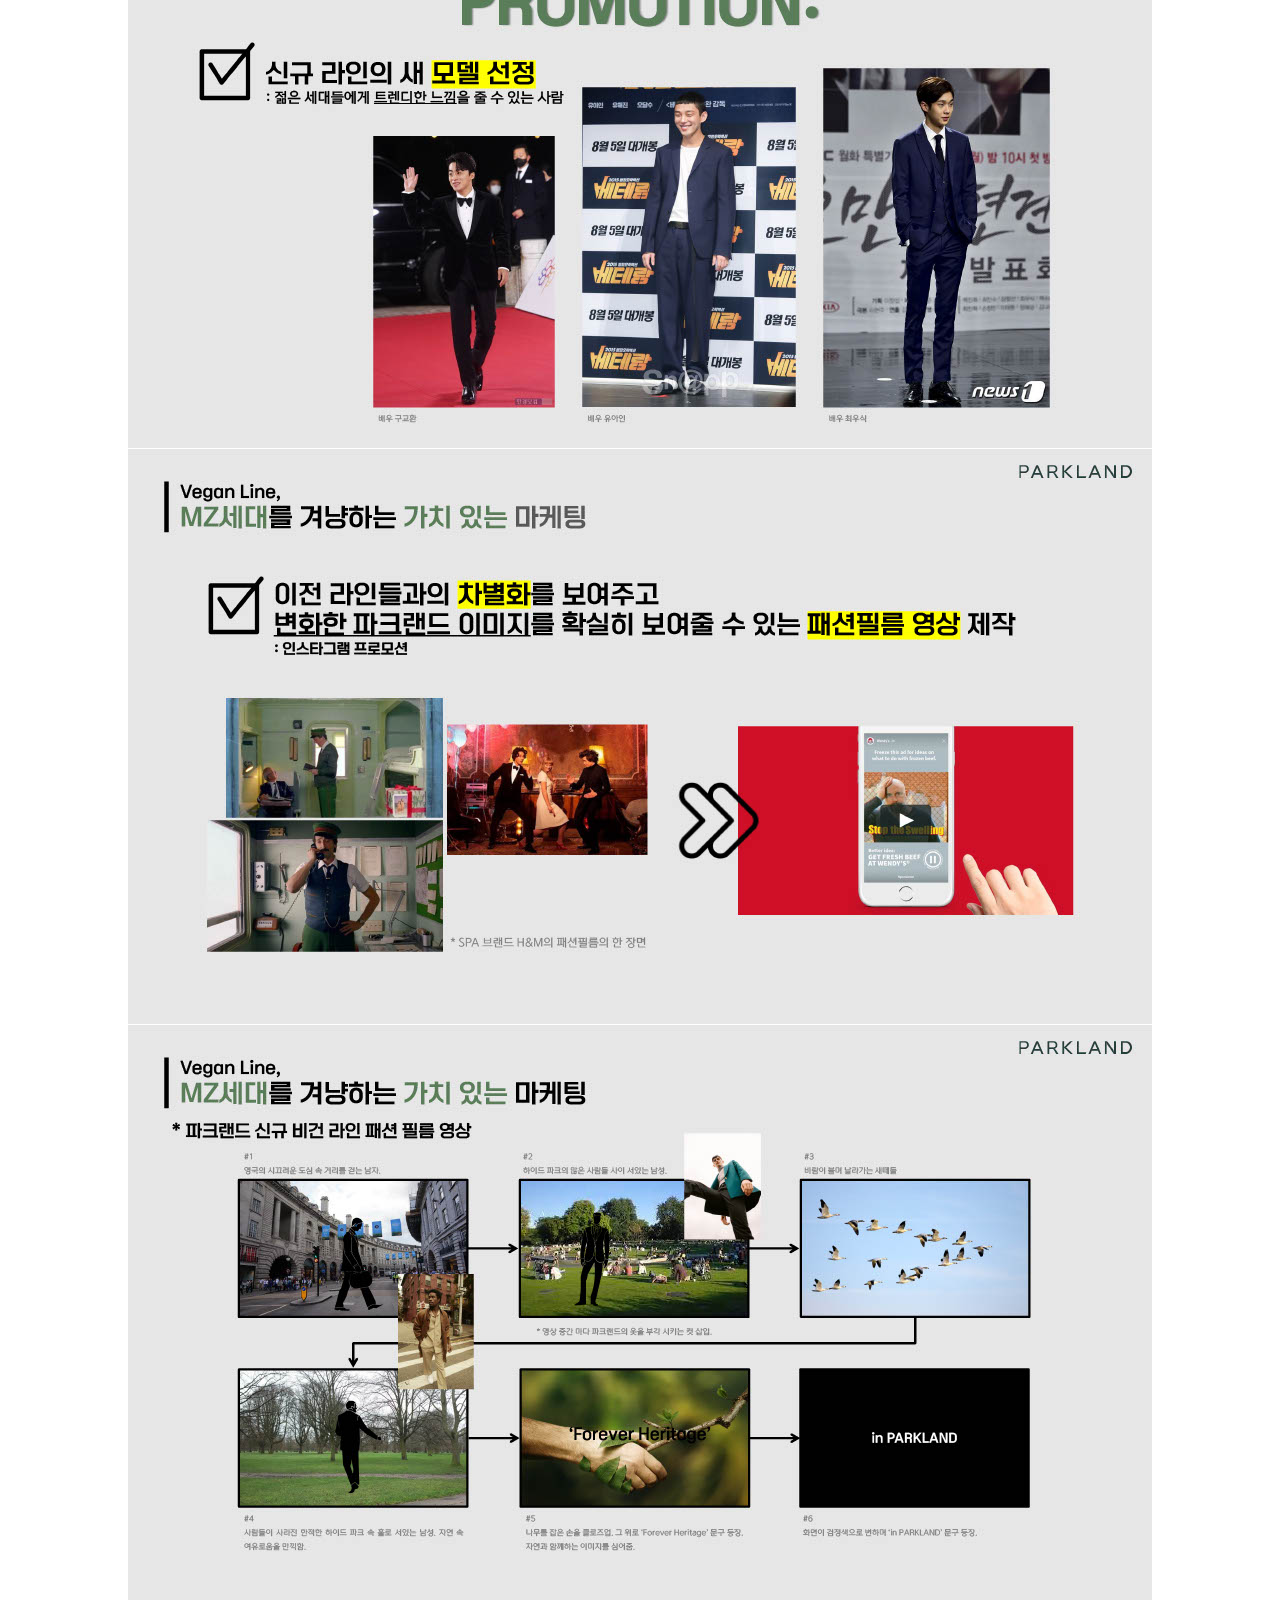
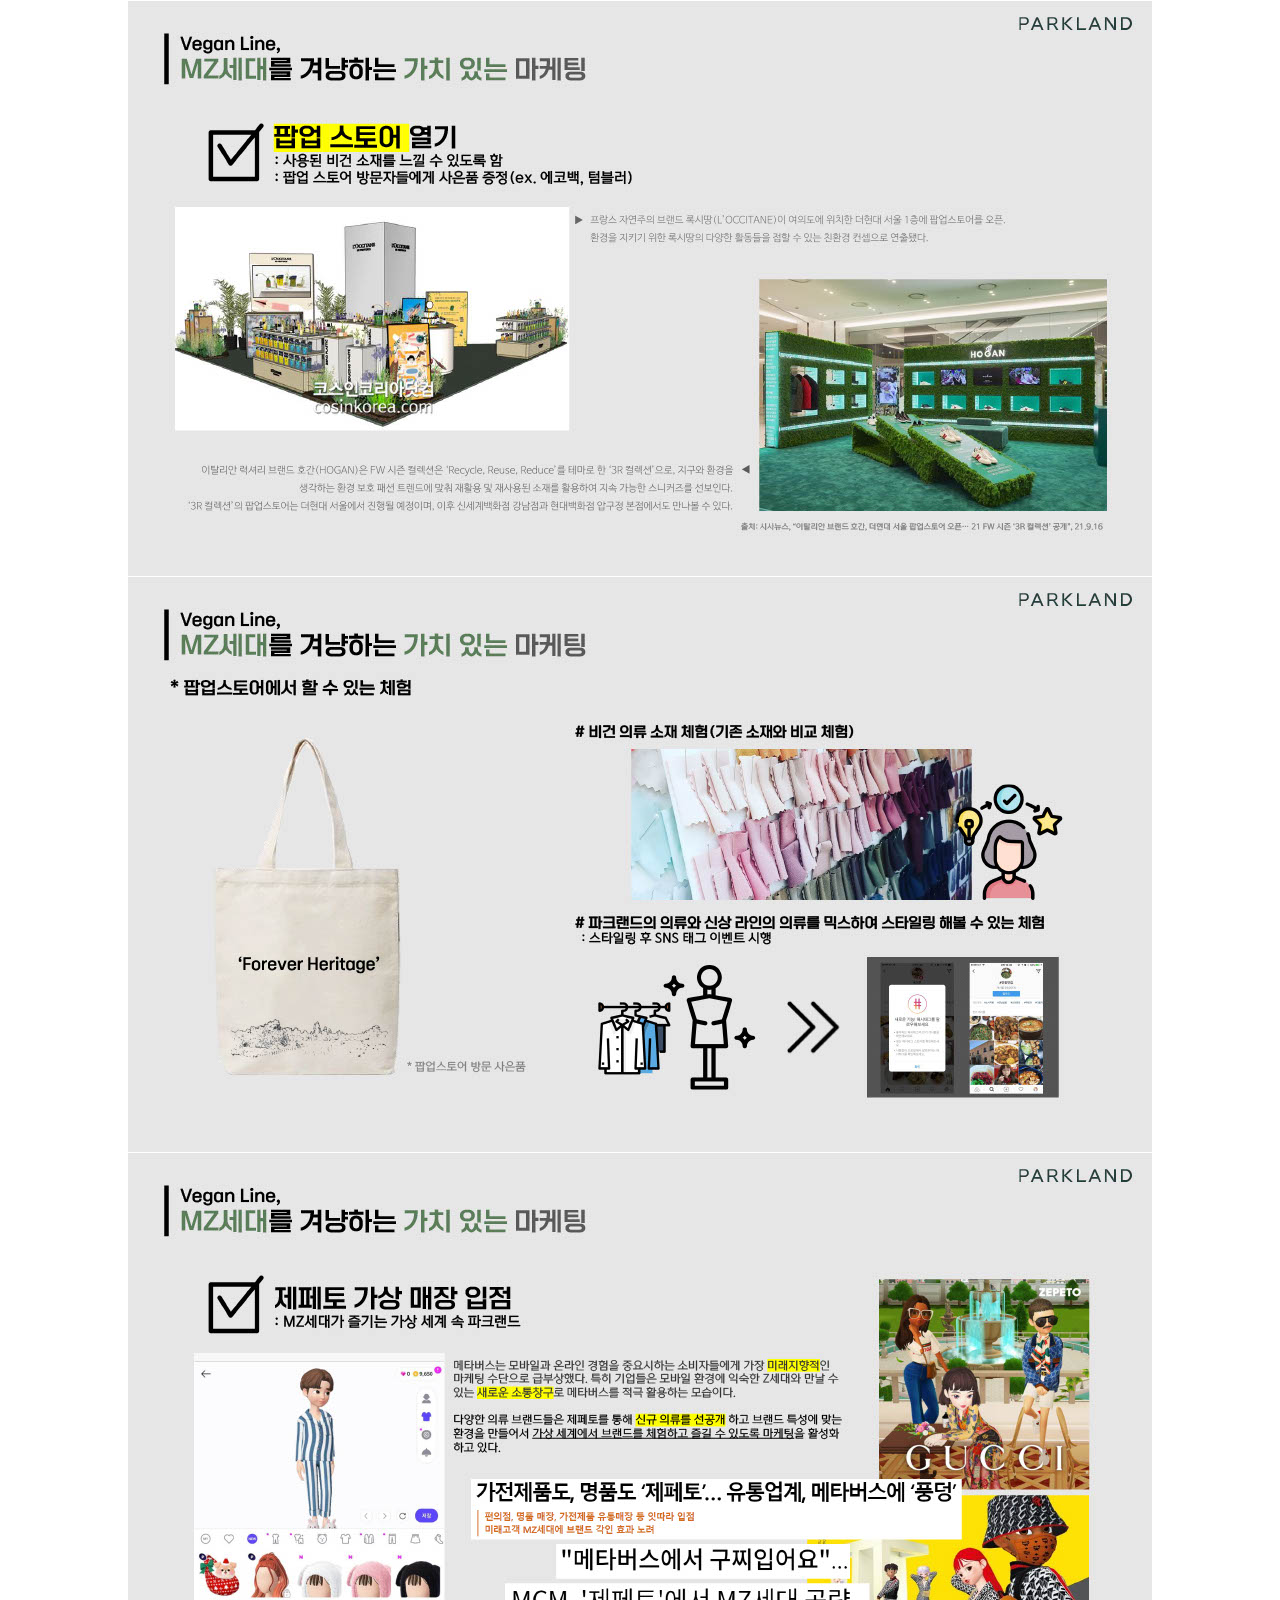
<file: parkland guide/bi.html>
<!DOCTYPE html>
<html lang="ko">
<head>
    <meta charset="UTF-8">
    <meta http-equiv="X-UA-Compatible" content="IE=edge">
    <meta name="viewport" content="width=1400">
    <title>제6회 파크랜드 대학생 마케팅 공모전</title>

    <!-- 폰트 -->
	<link href="https://webfontworld.github.io/pretendard/Pretendard.css" rel="stylesheet">

    <!-- css -->
    <link rel="stylesheet" href="./guide.css">
</head>
<body>
    <div class="brand1">
        <!-- bi 이미지 넣기(너비 1320px) -->
        <img src="./guide_img/1.jpg" alt="1">
        <img src="./guide_img/2.jpg" alt="2">
        <img src="./guide_img/3.jpg" alt="3">
        <img src="./guide_img/4.jpg" alt="4">
        <img src="./guide_img/5.jpg" alt="5">
        <img src="./guide_img/6.jpg" alt="6">
        <img src="./guide_img/7.jpg" alt="7">
        <img src="./guide_img/8.jpg" alt="8">
        <img src="./guide_img/9.jpg" alt="9">
        <img src="./guide_img/10.jpg" alt="10">
        <img src="./guide_img/11.jpg" alt="11">
        <img src="./guide_img/12.jpg" alt="12">
        <img src="./guide_img/13.jpg" alt="13">
        <img src="./guide_img/14.jpg" alt="14">
        <img src="./guide_img/15.jpg" alt="15">
        <img src="./guide_img/16.jpg" alt="16">
        <img src="./guide_img/17.jpg" alt="17">
        <img src="./guide_img/18.jpg" alt="18">
        <img src="./guide_img/19.jpg" alt="19">
        <img src="./guide_img/20.jpg" alt="20">
        <img src="./guide_img/21.jpg" alt="21">
        <img src="./guide_img/22.jpg" alt="22">
        <img src="./guide_img/23.jpg" alt="23">
        <img src="./guide_img/24.jpg" alt="24">
        <img src="./guide_img/25.jpg" alt="25">
        <img src="./guide_img/26.jpg" alt="26">
        <img src="./guide_img/27.jpg" alt="27">
        <img src="./guide_img/28.jpg" alt="28">
        <img src="./guide_img/29.jpg" alt="29">

        <!-- 버튼 -->
        <ul class="btn_1">
			<li><a href="#">top</a></li>
			<li><a href="../index.html">home</a></li>
		</ul>
    </div>
</body>
</html>
</file>
<file: assets/css/noscript.css>
/*
	Hyperspace by HTML5 UP
	html5up.net | @ajlkn
	Free for personal and commercial use under the CCA 3.0 license (html5up.net/license)
*/

/* Spotlights */

	.spotlights > section > .image:before {
		opacity: 0 !important;
	}

	.spotlights > section > .content > .inner {
		-moz-transform: none !important;
		-webkit-transform: none !important;
		-ms-transform: none !important;
		transform: none !important;
		opacity: 1 !important;
	}

/* Wrapper */

	.wrapper > .inner {
		opacity: 1 !important;
		-moz-transform: none !important;
		-webkit-transform: none !important;
		-ms-transform: none !important;
		transform: none !important;
	}

/* Sidebar */

	#sidebar > .inner {
		opacity: 1 !important;
	}

	#sidebar nav > ul > li {
		-moz-transform: none !important;
		-webkit-transform: none !important;
		-ms-transform: none !important;
		transform: none !important;
		opacity: 1 !important;
	}
</file>
<file: assets/css/icomoon.css>
@font-face {
	font-family: 'icomoon';
	src:url('fonts/icomoon.eot?qtatmt');
	src:url('fonts/icomoon.eot?qtatmt#iefix') format('embedded-opentype'),
		url('fonts/icomoon.ttf?qtatmt') format('truetype'),
		url('fonts/icomoon.woff?qtatmt') format('woff'),
		url('fonts/icomoon.svg?qtatmt#icomoon') format('svg');
	font-weight: normal;
	font-style: normal;
}

[class^="icon-"], [class*=" icon-"] {
	font-family: 'icomoon';
	speak: none;
	font-style: normal;
	font-weight: normal;
	font-variant: normal;
	text-transform: none;
	line-height: 1;

	/* Better Font Rendering =========== */
	-webkit-font-smoothing: antialiased;
	-moz-osx-font-smoothing: grayscale;
}

.icon-glass:before {
	content: "\f000";
}
.icon-music:before {
	content: "\f001";
}
.icon-search2:before {
	content: "\f002";
}
.icon-envelope-o:before {
	content: "\f003";
}
.icon-heart:before {
	content: "\f004";
}
.icon-star:before {
	content: "\f005";
}
.icon-star-o:before {
	content: "\f006";
}
.icon-user:before {
	content: "\f007";
}
.icon-film:before {
	content: "\f008";
}
.icon-th-large:before {
	content: "\f009";
}
.icon-th:before {
	content: "\f00a";
}
.icon-th-list:before {
	content: "\f00b";
}
.icon-check:before {
	content: "\f00c";
}
.icon-close:before {
	content: "\f00d";
}
.icon-remove:before {
	content: "\f00d";
}
.icon-times:before {
	content: "\f00d";
}
.icon-search-plus:before {
	content: "\f00e";
}
.icon-search-minus:before {
	content: "\f010";
}
.icon-power-off:before {
	content: "\f011";
}
.icon-signal:before {
	content: "\f012";
}
.icon-cog:before {
	content: "\f013";
}
.icon-gear:before {
	content: "\f013";
}
.icon-trash-o:before {
	content: "\f014";
}
.icon-home:before {
	content: "\f015";
}
.icon-file-o:before {
	content: "\f016";
}
.icon-clock-o:before {
	content: "\f017";
}
.icon-road:before {
	content: "\f018";
}
.icon-download:before {
	content: "\f019";
}
.icon-arrow-circle-o-down:before {
	content: "\f01a";
}
.icon-arrow-circle-o-up:before {
	content: "\f01b";
}
.icon-inbox:before {
	content: "\f01c";
}
.icon-play-circle-o:before {
	content: "\f01d";
}
.icon-repeat2:before {
	content: "\f01e";
}
.icon-rotate-right:before {
	content: "\f01e";
}
.icon-refresh:before {
	content: "\f021";
}
.icon-list-alt:before {
	content: "\f022";
}
.icon-lock:before {
	content: "\f023";
}
.icon-flag:before {
	content: "\f024";
}
.icon-headphones:before {
	content: "\f025";
}
.icon-volume-off:before {
	content: "\f026";
}
.icon-volume-down:before {
	content: "\f027";
}
.icon-volume-up:before {
	content: "\f028";
}
.icon-qrcode:before {
	content: "\f029";
}
.icon-barcode:before {
	content: "\f02a";
}
.icon-tag:before {
	content: "\f02b";
}
.icon-tags:before {
	content: "\f02c";
}
.icon-book:before {
	content: "\f02d";
}
.icon-bookmark:before {
	content: "\f02e";
}
.icon-print:before {
	content: "\f02f";
}
.icon-camera:before {
	content: "\f030";
}
.icon-font:before {
	content: "\f031";
}
.icon-bold:before {
	content: "\f032";
}
.icon-italic:before {
	content: "\f033";
}
.icon-text-height:before {
	content: "\f034";
}
.icon-text-width:before {
	content: "\f035";
}
.icon-align-left:before {
	content: "\f036";
}
.icon-align-center2:before {
	content: "\f037";
}
.icon-align-right:before {
	content: "\f038";
}
.icon-align-justify2:before {
	content: "\f039";
}
.icon-list:before {
	content: "\f03a";
}
.icon-dedent:before {
	content: "\f03b";
}
.icon-outdent:before {
	content: "\f03b";
}
.icon-indent:before {
	content: "\f03c";
}
.icon-video-camera:before {
	content: "\f03d";
}
.icon-image:before {
	content: "\f03e";
}
.icon-photo:before {
	content: "\f03e";
}
.icon-picture-o:before {
	content: "\f03e";
}
.icon-pencil:before {
	content: "\f040";
}
.icon-map-marker:before {
	content: "\f041";
}
.icon-adjust:before {
	content: "\f042";
}
.icon-tint:before {
	content: "\f043";
}
.icon-edit:before {
	content: "\f044";
}
.icon-pencil-square-o:before {
	content: "\f044";
}
.icon-share-square-o:before {
	content: "\f045";
}
.icon-check-square-o:before {
	content: "\f046";
}
.icon-arrows:before {
	content: "\f047";
}
.icon-step-backward:before {
	content: "\f048";
}
.icon-fast-backward:before {
	content: "\f049";
}
.icon-backward:before {
	content: "\f04a";
}
.icon-play2:before {
	content: "\f04b";
}
.icon-pause2:before {
	content: "\f04c";
}
.icon-stop2:before {
	content: "\f04d";
}
.icon-forward:before {
	content: "\f04e";
}
.icon-fast-forward2:before {
	content: "\f050";
}
.icon-step-forward:before {
	content: "\f051";
}
.icon-eject:before {
	content: "\f052";
}
.icon-chevron-left:before {
	content: "\f053";
}
.icon-chevron-right:before {
	content: "\f054";
}
.icon-plus-circle:before {
	content: "\f055";
}
.icon-minus-circle:before {
	content: "\f056";
}
.icon-times-circle:before {
	content: "\f057";
}
.icon-check-circle:before {
	content: "\f058";
}
.icon-question-circle:before {
	content: "\f059";
}
.icon-info-circle:before {
	content: "\f05a";
}
.icon-crosshairs:before {
	content: "\f05b";
}
.icon-times-circle-o:before {
	content: "\f05c";
}
.icon-check-circle-o:before {
	content: "\f05d";
}
.icon-ban2:before {
	content: "\f05e";
}
.icon-arrow-left:before {
	content: "\f060";
}
.icon-arrow-right:before {
	content: "\f061";
}
.icon-arrow-up:before {
	content: "\f062";
}
.icon-arrow-down:before {
	content: "\f063";
}
.icon-mail-forward:before {
	content: "\f064";
}
.icon-share:before {
	content: "\f064";
}
.icon-expand2:before {
	content: "\f065";
}
.icon-compress:before {
	content: "\f066";
}
.icon-plus:before {
	content: "\f067";
}
.icon-minus:before {
	content: "\f068";
}
.icon-asterisk:before {
	content: "\f069";
}
.icon-exclamation-circle:before {
	content: "\f06a";
}
.icon-gift:before {
	content: "\f06b";
}
.icon-leaf:before {
	content: "\f06c";
}
.icon-fire:before {
	content: "\f06d";
}
.icon-eye:before {
	content: "\f06e";
}
.icon-eye-slash:before {
	content: "\f070";
}
.icon-exclamation-triangle:before {
	content: "\f071";
}
.icon-warning:before {
	content: "\f071";
}
.icon-plane:before {
	content: "\f072";
}
.icon-calendar:before {
	content: "\f073";
}
.icon-random:before {
	content: "\f074";
}
.icon-comment:before {
	content: "\f075";
}
.icon-magnet:before {
	content: "\f076";
}
.icon-chevron-up:before {
	content: "\f077";
}
.icon-chevron-down:before {
	content: "\f078";
}
.icon-retweet:before {
	content: "\f079";
}
.icon-shopping-cart:before {
	content: "\f07a";
}
.icon-folder:before {
	content: "\f07b";
}
.icon-folder-open:before {
	content: "\f07c";
}
.icon-arrows-v:before {
	content: "\f07d";
}
.icon-arrows-h:before {
	content: "\f07e";
}
.icon-bar-chart:before {
	content: "\f080";
}
.icon-bar-chart-o:before {
	content: "\f080";
}
.icon-twitter-square:before {
	content: "\f081";
}
.icon-facebook-square:before {
	content: "\f082";
}
.icon-camera-retro:before {
	content: "\f083";
}
.icon-key:before {
	content: "\f084";
}
.icon-cogs:before {
	content: "\f085";
}
.icon-gears:before {
	content: "\f085";
}
.icon-comments:before {
	content: "\f086";
}
.icon-thumbs-o-up:before {
	content: "\f087";
}
.icon-thumbs-o-down:before {
	content: "\f088";
}
.icon-star-half:before {
	content: "\f089";
}
.icon-heart-o:before {
	content: "\f08a";
}
.icon-sign-out:before {
	content: "\f08b";
}
.icon-linkedin-square:before {
	content: "\f08c";
}
.icon-thumb-tack:before {
	content: "\f08d";
}
.icon-external-link:before {
	content: "\f08e";
}
.icon-sign-in:before {
	content: "\f090";
}
.icon-trophy:before {
	content: "\f091";
}
.icon-github-square:before {
	content: "\f092";
}
.icon-upload:before {
	content: "\f093";
}
.icon-lemon-o:before {
	content: "\f094";
}
.icon-phone:before {
	content: "\f095";
}
.icon-square-o:before {
	content: "\f096";
}
.icon-bookmark-o:before {
	content: "\f097";
}
.icon-phone-square:before {
	content: "\f098";
}
.icon-twitter:before {
	content: "\f099";
}
.icon-facebook:before {
	content: "\f09a";
}
.icon-facebook-f:before {
	content: "\f09a";
}
.icon-github:before {
	content: "\f09b";
}
.icon-unlock2:before {
	content: "\f09c";
}
.icon-credit-card:before {
	content: "\f09d";
}
.icon-feed:before {
	content: "\f09e";
}
.icon-rss:before {
	content: "\f09e";
}
.icon-hdd-o:before {
	content: "\f0a0";
}
.icon-bullhorn:before {
	content: "\f0a1";
}
.icon-bell-o:before {
	content: "\f0a2";
}
.icon-certificate:before {
	content: "\f0a3";
}
.icon-hand-o-right:before {
	content: "\f0a4";
}
.icon-hand-o-left:before {
	content: "\f0a5";
}
.icon-hand-o-up:before {
	content: "\f0a6";
}
.icon-hand-o-down:before {
	content: "\f0a7";
}
.icon-arrow-circle-left:before {
	content: "\f0a8";
}
.icon-arrow-circle-right:before {
	content: "\f0a9";
}
.icon-arrow-circle-up:before {
	content: "\f0aa";
}
.icon-arrow-circle-down:before {
	content: "\f0ab";
}
.icon-globe:before {
	content: "\f0ac";
}
.icon-wrench:before {
	content: "\f0ad";
}
.icon-tasks:before {
	content: "\f0ae";
}
.icon-filter:before {
	content: "\f0b0";
}
.icon-briefcase:before {
	content: "\f0b1";
}
.icon-arrows-alt:before {
	content: "\f0b2";
}
.icon-group:before {
	content: "\f0c0";
}
.icon-users:before {
	content: "\f0c0";
}
.icon-chain:before {
	content: "\f0c1";
}
.icon-link:before {
	content: "\f0c1";
}
.icon-cloud:before {
	content: "\f0c2";
}
.icon-flask:before {
	content: "\f0c3";
}
.icon-cut:before {
	content: "\f0c4";
}
.icon-scissors:before {
	content: "\f0c4";
}
.icon-copy:before {
	content: "\f0c5";
}
.icon-files-o:before {
	content: "\f0c5";
}
.icon-paperclip:before {
	content: "\f0c6";
}
.icon-floppy-o:before {
	content: "\f0c7";
}
.icon-save:before {
	content: "\f0c7";
}
.icon-square:before {
	content: "\f0c8";
}
.icon-bars:before {
	content: "\f0c9";
}
.icon-navicon:before {
	content: "\f0c9";
}
.icon-reorder:before {
	content: "\f0c9";
}
.icon-list-ul:before {
	content: "\f0ca";
}
.icon-list-ol:before {
	content: "\f0cb";
}
.icon-strikethrough:before {
	content: "\f0cc";
}
.icon-underline:before {
	content: "\f0cd";
}
.icon-table:before {
	content: "\f0ce";
}
.icon-magic:before {
	content: "\f0d0";
}
.icon-truck:before {
	content: "\f0d1";
}
.icon-pinterest:before {
	content: "\f0d2";
}
.icon-pinterest-square:before {
	content: "\f0d3";
}
.icon-google-plus-square:before {
	content: "\f0d4";
}
.icon-google-plus:before {
	content: "\f0d5";
}
.icon-money:before {
	content: "\f0d6";
}
.icon-caret-down:before {
	content: "\f0d7";
}
.icon-caret-up:before {
	content: "\f0d8";
}
.icon-caret-left:before {
	content: "\f0d9";
}
.icon-caret-right:before {
	content: "\f0da";
}
.icon-columns2:before {
	content: "\f0db";
}
.icon-sort:before {
	content: "\f0dc";
}
.icon-unsorted:before {
	content: "\f0dc";
}
.icon-sort-desc:before {
	content: "\f0dd";
}
.icon-sort-down:before {
	content: "\f0dd";
}
.icon-sort-asc:before {
	content: "\f0de";
}
.icon-sort-up:before {
	content: "\f0de";
}
.icon-envelope:before {
	content: "\f0e0";
}
.icon-linkedin:before {
	content: "\f0e1";
}
.icon-rotate-left:before {
	content: "\f0e2";
}
.icon-undo:before {
	content: "\f0e2";
}
.icon-gavel:before {
	content: "\f0e3";
}
.icon-legal:before {
	content: "\f0e3";
}
.icon-dashboard:before {
	content: "\f0e4";
}
.icon-tachometer:before {
	content: "\f0e4";
}
.icon-comment-o:before {
	content: "\f0e5";
}
.icon-comments-o:before {
	content: "\f0e6";
}
.icon-bolt:before {
	content: "\f0e7";
}
.icon-flash:before {
	content: "\f0e7";
}
.icon-sitemap:before {
	content: "\f0e8";
}
.icon-umbrella2:before {
	content: "\f0e9";
}
.icon-clipboard:before {
	content: "\f0ea";
}
.icon-paste:before {
	content: "\f0ea";
}
.icon-lightbulb-o:before {
	content: "\f0eb";
}
.icon-exchange:before {
	content: "\f0ec";
}
.icon-cloud-download2:before {
	content: "\f0ed";
}
.icon-cloud-upload2:before {
	content: "\f0ee";
}
.icon-user-md:before {
	content: "\f0f0";
}
.icon-stethoscope:before {
	content: "\f0f1";
}
.icon-suitcase:before {
	content: "\f0f2";
}
.icon-bell:before {
	content: "\f0f3";
}
.icon-coffee:before {
	content: "\f0f4";
}
.icon-cutlery:before {
	content: "\f0f5";
}
.icon-file-text-o:before {
	content: "\f0f6";
}
.icon-building-o:before {
	content: "\f0f7";
}
.icon-hospital-o:before {
	content: "\f0f8";
}
.icon-ambulance:before {
	content: "\f0f9";
}
.icon-medkit:before {
	content: "\f0fa";
}
.icon-fighter-jet:before {
	content: "\f0fb";
}
.icon-beer:before {
	content: "\f0fc";
}
.icon-h-square:before {
	content: "\f0fd";
}
.icon-plus-square:before {
	content: "\f0fe";
}
.icon-angle-double-left:before {
	content: "\f100";
}
.icon-angle-double-right:before {
	content: "\f101";
}
.icon-angle-double-up:before {
	content: "\f102";
}
.icon-angle-double-down:before {
	content: "\f103";
}
.icon-angle-left:before {
	content: "\f104";
}
.icon-angle-right:before {
	content: "\f105";
}
.icon-angle-up:before {
	content: "\f106";
}
.icon-angle-down:before {
	content: "\f107";
}
.icon-desktop:before {
	content: "\f108";
}
.icon-laptop:before {
	content: "\f109";
}
.icon-tablet:before {
	content: "\f10a";
}
.icon-mobile:before {
	content: "\f10b";
}
.icon-mobile-phone:before {
	content: "\f10b";
}
.icon-circle-o:before {
	content: "\f10c";
}
.icon-quote-left:before {
	content: "\f10d";
}
.icon-quote-right:before {
	content: "\f10e";
}
.icon-spinner:before {
	content: "\f110";
}
.icon-circle:before {
	content: "\f111";
}
.icon-mail-reply:before {
	content: "\f112";
}
.icon-reply:before {
	content: "\f112";
}
.icon-github-alt:before {
	content: "\f113";
}
.icon-folder-o:before {
	content: "\f114";
}
.icon-folder-open-o:before {
	content: "\f115";
}
.icon-smile-o:before {
	content: "\f118";
}
.icon-frown-o:before {
	content: "\f119";
}
.icon-meh-o:before {
	content: "\f11a";
}
.icon-gamepad:before {
	content: "\f11b";
}
.icon-keyboard-o:before {
	content: "\f11c";
}
.icon-flag-o:before {
	content: "\f11d";
}
.icon-flag-checkered:before {
	content: "\f11e";
}
.icon-terminal:before {
	content: "\f120";
}
.icon-code:before {
	content: "\f121";
}
.icon-mail-reply-all:before {
	content: "\f122";
}
.icon-reply-all:before {
	content: "\f122";
}
.icon-star-half-empty:before {
	content: "\f123";
}
.icon-star-half-full:before {
	content: "\f123";
}
.icon-star-half-o:before {
	content: "\f123";
}
.icon-location-arrow:before {
	content: "\f124";
}
.icon-crop:before {
	content: "\f125";
}
.icon-code-fork:before {
	content: "\f126";
}
.icon-chain-broken:before {
	content: "\f127";
}
.icon-unlink:before {
	content: "\f127";
}
.icon-question:before {
	content: "\f128";
}
.icon-info:before {
	content: "\f129";
}
.icon-exclamation:before {
	content: "\f12a";
}
.icon-superscript:before {
	content: "\f12b";
}
.icon-subscript:before {
	content: "\f12c";
}
.icon-eraser:before {
	content: "\f12d";
}
.icon-puzzle-piece:before {
	content: "\f12e";
}
.icon-microphone2:before {
	content: "\f130";
}
.icon-microphone-slash:before {
	content: "\f131";
}
.icon-shield:before {
	content: "\f132";
}
.icon-calendar-o:before {
	content: "\f133";
}
.icon-fire-extinguisher:before {
	content: "\f134";
}
.icon-rocket:before {
	content: "\f135";
}
.icon-maxcdn:before {
	content: "\f136";
}
.icon-chevron-circle-left:before {
	content: "\f137";
}
.icon-chevron-circle-right:before {
	content: "\f138";
}
.icon-chevron-circle-up:before {
	content: "\f139";
}
.icon-chevron-circle-down:before {
	content: "\f13a";
}
.icon-html5:before {
	content: "\f13b";
}
.icon-css3:before {
	content: "\f13c";
}
.icon-anchor2:before {
	content: "\f13d";
}
.icon-unlock-alt:before {
	content: "\f13e";
}
.icon-bullseye:before {
	content: "\f140";
}
.icon-ellipsis-h:before {
	content: "\f141";
}
.icon-ellipsis-v:before {
	content: "\f142";
}
.icon-rss-square:before {
	content: "\f143";
}
.icon-play-circle:before {
	content: "\f144";
}
.icon-ticket:before {
	content: "\f145";
}
.icon-minus-square:before {
	content: "\f146";
}
.icon-minus-square-o:before {
	content: "\f147";
}
.icon-level-up:before {
	content: "\f148";
}
.icon-level-down:before {
	content: "\f149";
}
.icon-check-square:before {
	content: "\f14a";
}
.icon-pencil-square:before {
	content: "\f14b";
}
.icon-external-link-square:before {
	content: "\f14c";
}
.icon-share-square:before {
	content: "\f14d";
}
.icon-compass:before {
	content: "\f14e";
}
.icon-caret-square-o-down:before {
	content: "\f150";
}
.icon-toggle-down:before {
	content: "\f150";
}
.icon-caret-square-o-up:before {
	content: "\f151";
}
.icon-toggle-up:before {
	content: "\f151";
}
.icon-caret-square-o-right:before {
	content: "\f152";
}
.icon-toggle-right:before {
	content: "\f152";
}
.icon-eur:before {
	content: "\f153";
}
.icon-euro:before {
	content: "\f153";
}
.icon-gbp:before {
	content: "\f154";
}
.icon-dollar:before {
	content: "\f155";
}
.icon-usd:before {
	content: "\f155";
}
.icon-inr:before {
	content: "\f156";
}
.icon-rupee:before {
	content: "\f156";
}
.icon-cny:before {
	content: "\f157";
}
.icon-jpy:before {
	content: "\f157";
}
.icon-rmb:before {
	content: "\f157";
}
.icon-yen:before {
	content: "\f157";
}
.icon-rouble:before {
	content: "\f158";
}
.icon-rub:before {
	content: "\f158";
}
.icon-ruble:before {
	content: "\f158";
}
.icon-krw:before {
	content: "\f159";
}
.icon-won:before {
	content: "\f159";
}
.icon-bitcoin:before {
	content: "\f15a";
}
.icon-btc:before {
	content: "\f15a";
}
.icon-file2:before {
	content: "\f15b";
}
.icon-file-text:before {
	content: "\f15c";
}
.icon-sort-alpha-asc:before {
	content: "\f15d";
}
.icon-sort-alpha-desc:before {
	content: "\f15e";
}
.icon-sort-amount-asc:before {
	content: "\f160";
}
.icon-sort-amount-desc:before {
	content: "\f161";
}
.icon-sort-numeric-asc:before {
	content: "\f162";
}
.icon-sort-numeric-desc:before {
	content: "\f163";
}
.icon-thumbs-up:before {
	content: "\f164";
}
.icon-thumbs-down:before {
	content: "\f165";
}
.icon-youtube-square:before {
	content: "\f166";
}
.icon-youtube:before {
	content: "\f167";
}
.icon-xing:before {
	content: "\f168";
}
.icon-xing-square:before {
	content: "\f169";
}
.icon-youtube-play:before {
	content: "\f16a";
}
.icon-dropbox:before {
	content: "\f16b";
}
.icon-stack-overflow:before {
	content: "\f16c";
}
.icon-instagram:before {
	content: "\f16d";
}
.icon-flickr:before {
	content: "\f16e";
}
.icon-adn:before {
	content: "\f170";
}
.icon-bitbucket:before {
	content: "\f171";
}
.icon-bitbucket-square:before {
	content: "\f172";
}
.icon-tumblr:before {
	content: "\f173";
}
.icon-tumblr-square:before {
	content: "\f174";
}
.icon-long-arrow-down:before {
	content: "\f175";
}
.icon-long-arrow-up:before {
	content: "\f176";
}
.icon-long-arrow-left:before {
	content: "\f177";
}
.icon-long-arrow-right:before {
	content: "\f178";
}
.icon-apple:before {
	content: "\f179";
}
.icon-windows:before {
	content: "\f17a";
}
.icon-android:before {
	content: "\f17b";
}
.icon-linux:before {
	content: "\f17c";
}
.icon-dribbble:before {
	content: "\f17d";
}
.icon-skype:before {
	content: "\f17e";
}
.icon-foursquare:before {
	content: "\f180";
}
.icon-trello:before {
	content: "\f181";
}
.icon-female:before {
	content: "\f182";
}
.icon-male:before {
	content: "\f183";
}
.icon-gittip:before {
	content: "\f184";
}
.icon-gratipay:before {
	content: "\f184";
}
.icon-sun-o:before {
	content: "\f185";
}
.icon-moon-o:before {
	content: "\f186";
}
.icon-archive:before {
	content: "\f187";
}
.icon-bug:before {
	content: "\f188";
}
.icon-vk:before {
	content: "\f189";
}
.icon-weibo:before {
	content: "\f18a";
}
.icon-renren:before {
	content: "\f18b";
}
.icon-pagelines:before {
	content: "\f18c";
}
.icon-stack-exchange:before {
	content: "\f18d";
}
.icon-arrow-circle-o-right:before {
	content: "\f18e";
}
.icon-arrow-circle-o-left:before {
	content: "\f190";
}
.icon-caret-square-o-left:before {
	content: "\f191";
}
.icon-toggle-left:before {
	content: "\f191";
}
.icon-dot-circle-o:before {
	content: "\f192";
}
.icon-wheelchair:before {
	content: "\f193";
}
.icon-vimeo-square:before {
	content: "\f194";
}
.icon-try:before {
	content: "\f195";
}
.icon-turkish-lira:before {
	content: "\f195";
}
.icon-plus-square-o:before {
	content: "\f196";
}
.icon-space-shuttle:before {
	content: "\f197";
}
.icon-slack:before {
	content: "\f198";
}
.icon-envelope-square:before {
	content: "\f199";
}
.icon-wordpress:before {
	content: "\f19a";
}
.icon-openid:before {
	content: "\f19b";
}
.icon-bank:before {
	content: "\f19c";
}
.icon-institution:before {
	content: "\f19c";
}
.icon-university:before {
	content: "\f19c";
}
.icon-graduation-cap:before {
	content: "\f19d";
}
.icon-mortar-board:before {
	content: "\f19d";
}
.icon-yahoo:before {
	content: "\f19e";
}
.icon-google:before {
	content: "\f1a0";
}
.icon-reddit:before {
	content: "\f1a1";
}
.icon-reddit-square:before {
	content: "\f1a2";
}
.icon-stumbleupon-circle:before {
	content: "\f1a3";
}
.icon-stumbleupon:before {
	content: "\f1a4";
}
.icon-delicious:before {
	content: "\f1a5";
}
.icon-digg:before {
	content: "\f1a6";
}
.icon-pied-piper:before {
	content: "\f1a7";
}
.icon-pied-piper-alt:before {
	content: "\f1a8";
}
.icon-drupal:before {
	content: "\f1a9";
}
.icon-joomla:before {
	content: "\f1aa";
}
.icon-language:before {
	content: "\f1ab";
}
.icon-fax:before {
	content: "\f1ac";
}
.icon-building:before {
	content: "\f1ad";
}
.icon-child:before {
	content: "\f1ae";
}
.icon-paw:before {
	content: "\f1b0";
}
.icon-spoon:before {
	content: "\f1b1";
}
.icon-cube:before {
	content: "\f1b2";
}
.icon-cubes:before {
	content: "\f1b3";
}
.icon-behance:before {
	content: "\f1b4";
}
.icon-behance-square:before {
	content: "\f1b5";
}
.icon-steam:before {
	content: "\f1b6";
}
.icon-steam-square:before {
	content: "\f1b7";
}
.icon-recycle:before {
	content: "\f1b8";
}
.icon-automobile:before {
	content: "\f1b9";
}
.icon-car:before {
	content: "\f1b9";
}
.icon-cab:before {
	content: "\f1ba";
}
.icon-taxi:before {
	content: "\f1ba";
}
.icon-tree:before {
	content: "\f1bb";
}
.icon-spotify:before {
	content: "\f1bc";
}
.icon-deviantart:before {
	content: "\f1bd";
}
.icon-soundcloud:before {
	content: "\f1be";
}
.icon-database:before {
	content: "\f1c0";
}
.icon-file-pdf-o:before {
	content: "\f1c1";
}
.icon-file-word-o:before {
	content: "\f1c2";
}
.icon-file-excel-o:before {
	content: "\f1c3";
}
.icon-file-powerpoint-o:before {
	content: "\f1c4";
}
.icon-file-image-o:before {
	content: "\f1c5";
}
.icon-file-photo-o:before {
	content: "\f1c5";
}
.icon-file-picture-o:before {
	content: "\f1c5";
}
.icon-file-archive-o:before {
	content: "\f1c6";
}
.icon-file-zip-o:before {
	content: "\f1c6";
}
.icon-file-audio-o:before {
	content: "\f1c7";
}
.icon-file-sound-o:before {
	content: "\f1c7";
}
.icon-file-movie-o:before {
	content: "\f1c8";
}
.icon-file-video-o:before {
	content: "\f1c8";
}
.icon-file-code-o:before {
	content: "\f1c9";
}
.icon-vine:before {
	content: "\f1ca";
}
.icon-codepen:before {
	content: "\f1cb";
}
.icon-jsfiddle:before {
	content: "\f1cc";
}
.icon-life-bouy:before {
	content: "\f1cd";
}
.icon-life-buoy:before {
	content: "\f1cd";
}
.icon-life-ring:before {
	content: "\f1cd";
}
.icon-life-saver:before {
	content: "\f1cd";
}
.icon-support:before {
	content: "\f1cd";
}
.icon-circle-o-notch:before {
	content: "\f1ce";
}
.icon-ra:before {
	content: "\f1d0";
}
.icon-rebel:before {
	content: "\f1d0";
}
.icon-empire:before {
	content: "\f1d1";
}
.icon-ge:before {
	content: "\f1d1";
}
.icon-git-square:before {
	content: "\f1d2";
}
.icon-git:before {
	content: "\f1d3";
}
.icon-hacker-news:before {
	content: "\f1d4";
}
.icon-y-combinator-square:before {
	content: "\f1d4";
}
.icon-yc-square:before {
	content: "\f1d4";
}
.icon-tencent-weibo:before {
	content: "\f1d5";
}
.icon-qq:before {
	content: "\f1d6";
}
.icon-wechat:before {
	content: "\f1d7";
}
.icon-weixin:before {
	content: "\f1d7";
}
.icon-paper-plane:before {
	content: "\f1d8";
}
.icon-send:before {
	content: "\f1d8";
}
.icon-paper-plane-o:before {
	content: "\f1d9";
}
.icon-send-o:before {
	content: "\f1d9";
}
.icon-history:before {
	content: "\f1da";
}
.icon-circle-thin:before {
	content: "\f1db";
}
.icon-header:before {
	content: "\f1dc";
}
.icon-paragraph2:before {
	content: "\f1dd";
}
.icon-sliders:before {
	content: "\f1de";
}
.icon-share-alt:before {
	content: "\f1e0";
}
.icon-share-alt-square:before {
	content: "\f1e1";
}
.icon-bomb:before {
	content: "\f1e2";
}
.icon-futbol-o:before {
	content: "\f1e3";
}
.icon-soccer-ball-o:before {
	content: "\f1e3";
}
.icon-tty:before {
	content: "\f1e4";
}
.icon-binoculars:before {
	content: "\f1e5";
}
.icon-plug:before {
	content: "\f1e6";
}
.icon-slideshare:before {
	content: "\f1e7";
}
.icon-twitch:before {
	content: "\f1e8";
}
.icon-yelp:before {
	content: "\f1e9";
}
.icon-newspaper-o:before {
	content: "\f1ea";
}
.icon-wifi:before {
	content: "\f1eb";
}
.icon-calculator:before {
	content: "\f1ec";
}
.icon-paypal:before {
	content: "\f1ed";
}
.icon-google-wallet:before {
	content: "\f1ee";
}
.icon-cc-visa:before {
	content: "\f1f0";
}
.icon-cc-mastercard:before {
	content: "\f1f1";
}
.icon-cc-discover:before {
	content: "\f1f2";
}
.icon-cc-amex:before {
	content: "\f1f3";
}
.icon-cc-paypal:before {
	content: "\f1f4";
}
.icon-cc-stripe:before {
	content: "\f1f5";
}
.icon-bell-slash:before {
	content: "\f1f6";
}
.icon-bell-slash-o:before {
	content: "\f1f7";
}
.icon-trash:before {
	content: "\f1f8";
}
.icon-copyright:before {
	content: "\f1f9";
}
.icon-at:before {
	content: "\f1fa";
}
.icon-eyedropper:before {
	content: "\f1fb";
}
.icon-paint-brush:before {
	content: "\f1fc";
}
.icon-birthday-cake:before {
	content: "\f1fd";
}
.icon-area-chart:before {
	content: "\f1fe";
}
.icon-pie-chart:before {
	content: "\f200";
}
.icon-line-chart:before {
	content: "\f201";
}
.icon-lastfm:before {
	content: "\f202";
}
.icon-lastfm-square:before {
	content: "\f203";
}
.icon-toggle-off:before {
	content: "\f204";
}
.icon-toggle-on:before {
	content: "\f205";
}
.icon-bicycle:before {
	content: "\f206";
}
.icon-bus:before {
	content: "\f207";
}
.icon-ioxhost:before {
	content: "\f208";
}
.icon-angellist:before {
	content: "\f209";
}
.icon-cc:before {
	content: "\f20a";
}
.icon-ils:before {
	content: "\f20b";
}
.icon-shekel:before {
	content: "\f20b";
}
.icon-sheqel:before {
	content: "\f20b";
}
.icon-meanpath:before {
	content: "\f20c";
}
.icon-buysellads:before {
	content: "\f20d";
}
.icon-connectdevelop:before {
	content: "\f20e";
}
.icon-dashcube:before {
	content: "\f210";
}
.icon-forumbee:before {
	content: "\f211";
}
.icon-leanpub:before {
	content: "\f212";
}
.icon-sellsy:before {
	content: "\f213";
}
.icon-shirtsinbulk:before {
	content: "\f214";
}
.icon-simplybuilt:before {
	content: "\f215";
}
.icon-skyatlas:before {
	content: "\f216";
}
.icon-cart-plus:before {
	content: "\f217";
}
.icon-cart-arrow-down:before {
	content: "\f218";
}
.icon-diamond:before {
	content: "\f219";
}
.icon-ship:before {
	content: "\f21a";
}
.icon-user-secret:before {
	content: "\f21b";
}
.icon-motorcycle:before {
	content: "\f21c";
}
.icon-street-view:before {
	content: "\f21d";
}
.icon-heartbeat:before {
	content: "\f21e";
}
.icon-venus:before {
	content: "\f221";
}
.icon-mars:before {
	content: "\f222";
}
.icon-mercury:before {
	content: "\f223";
}
.icon-intersex:before {
	content: "\f224";
}
.icon-transgender:before {
	content: "\f224";
}
.icon-transgender-alt:before {
	content: "\f225";
}
.icon-venus-double:before {
	content: "\f226";
}
.icon-mars-double:before {
	content: "\f227";
}
.icon-venus-mars:before {
	content: "\f228";
}
.icon-mars-stroke:before {
	content: "\f229";
}
.icon-mars-stroke-v:before {
	content: "\f22a";
}
.icon-mars-stroke-h:before {
	content: "\f22b";
}
.icon-neuter:before {
	content: "\f22c";
}
.icon-genderless:before {
	content: "\f22d";
}
.icon-facebook-official:before {
	content: "\f230";
}
.icon-pinterest-p:before {
	content: "\f231";
}
.icon-whatsapp:before {
	content: "\f232";
}
.icon-server2:before {
	content: "\f233";
}
.icon-user-plus:before {
	content: "\f234";
}
.icon-user-times:before {
	content: "\f235";
}
.icon-bed:before {
	content: "\f236";
}
.icon-hotel:before {
	content: "\f236";
}
.icon-viacoin:before {
	content: "\f237";
}
.icon-train:before {
	content: "\f238";
}
.icon-subway:before {
	content: "\f239";
}
.icon-medium:before {
	content: "\f23a";
}
.icon-y-combinator:before {
	content: "\f23b";
}
.icon-yc:before {
	content: "\f23b";
}
.icon-optin-monster:before {
	content: "\f23c";
}
.icon-opencart:before {
	content: "\f23d";
}
.icon-expeditedssl:before {
	content: "\f23e";
}
.icon-battery-4:before {
	content: "\f240";
}
.icon-battery-full:before {
	content: "\f240";
}
.icon-battery-3:before {
	content: "\f241";
}
.icon-battery-three-quarters:before {
	content: "\f241";
}
.icon-battery-2:before {
	content: "\f242";
}
.icon-battery-half:before {
	content: "\f242";
}
.icon-battery-1:before {
	content: "\f243";
}
.icon-battery-quarter:before {
	content: "\f243";
}
.icon-battery-0:before {
	content: "\f244";
}
.icon-battery-empty:before {
	content: "\f244";
}
.icon-mouse-pointer:before {
	content: "\f245";
}
.icon-i-cursor:before {
	content: "\f246";
}
.icon-object-group:before {
	content: "\f247";
}
.icon-object-ungroup:before {
	content: "\f248";
}
.icon-sticky-note:before {
	content: "\f249";
}
.icon-sticky-note-o:before {
	content: "\f24a";
}
.icon-cc-jcb:before {
	content: "\f24b";
}
.icon-cc-diners-club:before {
	content: "\f24c";
}
.icon-clone:before {
	content: "\f24d";
}
.icon-balance-scale:before {
	content: "\f24e";
}
.icon-hourglass-o:before {
	content: "\f250";
}
.icon-hourglass-1:before {
	content: "\f251";
}
.icon-hourglass-start:before {
	content: "\f251";
}
.icon-hourglass-2:before {
	content: "\f252";
}
.icon-hourglass-half:before {
	content: "\f252";
}
.icon-hourglass-3:before {
	content: "\f253";
}
.icon-hourglass-end:before {
	content: "\f253";
}
.icon-hourglass:before {
	content: "\f254";
}
.icon-hand-grab-o:before {
	content: "\f255";
}
.icon-hand-rock-o:before {
	content: "\f255";
}
.icon-hand-paper-o:before {
	content: "\f256";
}
.icon-hand-stop-o:before {
	content: "\f256";
}
.icon-hand-scissors-o:before {
	content: "\f257";
}
.icon-hand-lizard-o:before {
	content: "\f258";
}
.icon-hand-spock-o:before {
	content: "\f259";
}
.icon-hand-pointer-o:before {
	content: "\f25a";
}
.icon-hand-peace-o:before {
	content: "\f25b";
}
.icon-trademark:before {
	content: "\f25c";
}
.icon-registered:before {
	content: "\f25d";
}
.icon-creative-commons:before {
	content: "\f25e";
}
.icon-gg:before {
	content: "\f260";
}
.icon-gg-circle:before {
	content: "\f261";
}
.icon-tripadvisor:before {
	content: "\f262";
}
.icon-odnoklassniki:before {
	content: "\f263";
}
.icon-odnoklassniki-square:before {
	content: "\f264";
}
.icon-get-pocket:before {
	content: "\f265";
}
.icon-wikipedia-w:before {
	content: "\f266";
}
.icon-safari:before {
	content: "\f267";
}
.icon-chrome:before {
	content: "\f268";
}
.icon-firefox:before {
	content: "\f269";
}
.icon-opera:before {
	content: "\f26a";
}
.icon-internet-explorer:before {
	content: "\f26b";
}
.icon-television:before {
	content: "\f26c";
}
.icon-tv:before {
	content: "\f26c";
}
.icon-contao:before {
	content: "\f26d";
}
.icon-500px:before {
	content: "\f26e";
}
.icon-amazon:before {
	content: "\f270";
}
.icon-calendar-plus-o:before {
	content: "\f271";
}
.icon-calendar-minus-o:before {
	content: "\f272";
}
.icon-calendar-times-o:before {
	content: "\f273";
}
.icon-calendar-check-o:before {
	content: "\f274";
}
.icon-industry:before {
	content: "\f275";
}
.icon-map-pin:before {
	content: "\f276";
}
.icon-map-signs:before {
	content: "\f277";
}
.icon-map-o:before {
	content: "\f278";
}
.icon-map:before {
	content: "\f279";
}
.icon-commenting:before {
	content: "\f27a";
}
.icon-commenting-o:before {
	content: "\f27b";
}
.icon-houzz:before {
	content: "\f27c";
}
.icon-vimeo:before {
	content: "\f27d";
}
.icon-black-tie:before {
	content: "\f27e";
}
.icon-fonticons:before {
	content: "\f280";
}
.icon-eye2:before {
	content: "\e000";
}
.icon-paper-clip:before {
	content: "\e001";
}
.icon-mail2:before {
	content: "\e002";
}
.icon-toggle:before {
	content: "\e003";
}
.icon-layout:before {
	content: "\e004";
}
.icon-link2:before {
	content: "\e005";
}
.icon-bell2:before {
	content: "\e006";
}
.icon-lock2:before {
	content: "\e007";
}
.icon-unlock:before {
	content: "\e008";
}
.icon-ribbon:before {
	content: "\e009";
}
.icon-image2:before {
	content: "\e010";
}
.icon-signal2:before {
	content: "\e011";
}
.icon-target:before {
	content: "\e012";
}
.icon-clipboard2:before {
	content: "\e013";
}
.icon-clock2:before {
	content: "\e014";
}
.icon-watch:before {
	content: "\e015";
}
.icon-air-play:before {
	content: "\e016";
}
.icon-camera2:before {
	content: "\e017";
}
.icon-video2:before {
	content: "\e018";
}
.icon-disc:before {
	content: "\e019";
}
.icon-printer:before {
	content: "\e020";
}
.icon-monitor:before {
	content: "\e021";
}
.icon-server:before {
	content: "\e022";
}
.icon-cog2:before {
	content: "\e023";
}
.icon-heart2:before {
	content: "\e024";
}
.icon-paragraph:before {
	content: "\e025";
}
.icon-align-justify:before {
	content: "\e026";
}
.icon-align-left2:before {
	content: "\e027";
}
.icon-align-center:before {
	content: "\e028";
}
.icon-align-right2:before {
	content: "\e029";
}
.icon-book2:before {
	content: "\e030";
}
.icon-layers2:before {
	content: "\e031";
}
.icon-stack:before {
	content: "\e032";
}
.icon-stack-2:before {
	content: "\e033";
}
.icon-paper:before {
	content: "\e034";
}
.icon-paper-stack:before {
	content: "\e035";
}
.icon-search:before {
	content: "\e036";
}
.icon-zoom-in:before {
	content: "\e037";
}
.icon-zoom-out:before {
	content: "\e038";
}
.icon-reply2:before {
	content: "\e039";
}
.icon-circle-plus:before {
	content: "\e040";
}
.icon-circle-minus:before {
	content: "\e041";
}
.icon-circle-check:before {
	content: "\e042";
}
.icon-circle-cross:before {
	content: "\e043";
}
.icon-square-plus:before {
	content: "\e044";
}
.icon-square-minus:before {
	content: "\e045";
}
.icon-square-check:before {
	content: "\e046";
}
.icon-square-cross:before {
	content: "\e047";
}
.icon-microphone:before {
	content: "\e048";
}
.icon-record:before {
	content: "\e049";
}
.icon-skip-back:before {
	content: "\e050";
}
.icon-rewind:before {
	content: "\e051";
}
.icon-play:before {
	content: "\e052";
}
.icon-pause:before {
	content: "\e053";
}
.icon-stop:before {
	content: "\e054";
}
.icon-fast-forward:before {
	content: "\e055";
}
.icon-skip-forward:before {
	content: "\e056";
}
.icon-shuffle2:before {
	content: "\e057";
}
.icon-repeat:before {
	content: "\e058";
}
.icon-folder2:before {
	content: "\e059";
}
.icon-umbrella:before {
	content: "\e060";
}
.icon-moon2:before {
	content: "\e061";
}
.icon-thermometer2:before {
	content: "\e062";
}
.icon-drop2:before {
	content: "\e063";
}
.icon-sun:before {
	content: "\e064";
}
.icon-cloud2:before {
	content: "\e065";
}
.icon-cloud-upload:before {
	content: "\e066";
}
.icon-cloud-download:before {
	content: "\e067";
}
.icon-upload2:before {
	content: "\e068";
}
.icon-download2:before {
	content: "\e069";
}
.icon-location2:before {
	content: "\e070";
}
.icon-location-2:before {
	content: "\e071";
}
.icon-map2:before {
	content: "\e072";
}
.icon-battery2:before {
	content: "\e073";
}
.icon-head:before {
	content: "\e074";
}
.icon-briefcase2:before {
	content: "\e075";
}
.icon-speech-bubble:before {
	content: "\e076";
}
.icon-anchor:before {
	content: "\e077";
}
.icon-globe2:before {
	content: "\e078";
}
.icon-box2:before {
	content: "\e079";
}
.icon-reload:before {
	content: "\e080";
}
.icon-share2:before {
	content: "\e081";
}
.icon-marquee:before {
	content: "\e082";
}
.icon-marquee-plus:before {
	content: "\e083";
}
.icon-marquee-minus:before {
	content: "\e084";
}
.icon-tag2:before {
	content: "\e085";
}
.icon-power:before {
	content: "\e086";
}
.icon-command:before {
	content: "\e087";
}
.icon-alt:before {
	content: "\e088";
}
.icon-esc:before {
	content: "\e089";
}
.icon-bar-graph2:before {
	content: "\e090";
}
.icon-bar-graph-2:before {
	content: "\e091";
}
.icon-pie-graph:before {
	content: "\e092";
}
.icon-star2:before {
	content: "\e093";
}
.icon-arrow-left2:before {
	content: "\e094";
}
.icon-arrow-right2:before {
	content: "\e095";
}
.icon-arrow-up2:before {
	content: "\e096";
}
.icon-arrow-down2:before {
	content: "\e097";
}
.icon-volume:before {
	content: "\e098";
}
.icon-mute:before {
	content: "\e099";
}
.icon-content-right:before {
	content: "\e100";
}
.icon-content-left:before {
	content: "\e101";
}
.icon-grid2:before {
	content: "\e102";
}
.icon-grid-2:before {
	content: "\e103";
}
.icon-columns:before {
	content: "\e104";
}
.icon-loader:before {
	content: "\e105";
}
.icon-bag:before {
	content: "\e106";
}
.icon-ban:before {
	content: "\e107";
}
.icon-flag2:before {
	content: "\e108";
}
.icon-trash2:before {
	content: "\e109";
}
.icon-expand:before {
	content: "\e110";
}
.icon-contract:before {
	content: "\e111";
}
.icon-maximize:before {
	content: "\e112";
}
.icon-minimize:before {
	content: "\e113";
}
.icon-plus2:before {
	content: "\e114";
}
.icon-minus2:before {
	content: "\e115";
}
.icon-check2:before {
	content: "\e116";
}
.icon-cross2:before {
	content: "\e117";
}
.icon-move:before {
	content: "\e118";
}
.icon-delete:before {
	content: "\e119";
}
.icon-menu2:before {
	content: "\e120";
}
.icon-archive2:before {
	content: "\e121";
}
.icon-inbox2:before {
	content: "\e122";
}
.icon-outbox:before {
	content: "\e123";
}
.icon-file:before {
	content: "\e124";
}
.icon-file-add:before {
	content: "\e125";
}
.icon-file-subtract:before {
	content: "\e126";
}
.icon-help2:before {
	content: "\e127";
}
.icon-open:before {
	content: "\e128";
}
.icon-ellipsis:before {
	content: "\e129";
}
</file>
<file: assets/css/main.css>
/*
	Hyperspace by HTML5 UP
	html5up.net | @ajlkn
	Free for personal and commercial use under the CCA 3.0 license (html5up.net/license)
*/

html,
body,
div,
span,
applet,
object,
iframe,
h1,
h2,
h3,
h4,
h5,
h6,
p,
blockquote,
pre,
a,
abbr,
acronym,
address,
big,
cite,
code,
del,
dfn,
em,
img,
ins,
kbd,
q,
s,
samp,
small,
strike,
strong,
sub,
sup,
tt,
var,
b,
u,
i,
center,
dl,
dt,
dd,
ol,
ul,
li,
fieldset,
form,
label,
legend,
table,
caption,
tbody,
tfoot,
thead,
tr,
th,
td,
article,
aside,
canvas,
details,
embed,
figure,
figcaption,
footer,
header,
hgroup,
menu,
nav,
output,
ruby,
section,
summary,
time,
mark,
audio,
video {
	margin: 0;
	padding: 0;
	border: 0;
	font-size: 100%;
	font: inherit;
	vertical-align: baseline;
}

article,
aside,
details,
figcaption,
figure,
footer,
header,
hgroup,
menu,
nav,
section {
	display: block;
}

body {
	line-height: 1;
}

ol,
ul {
	list-style: none;
}

blockquote,
q {
	quotes: none;
}

blockquote:before,
blockquote:after,
q:before,
q:after {
	content: '';
	content: none;
}

table {
	border-collapse: collapse;
	border-spacing: 0;
}

body {
	-webkit-text-size-adjust: none;
}

mark {
	background-color: transparent;
	color: inherit;
}

input::-moz-focus-inner {
	border: 0;
	padding: 0;
}

input,
select,
textarea {
	-moz-appearance: none;
	-webkit-appearance: none;
	-ms-appearance: none;
	appearance: none;
}

/* Basic */

@-ms-viewport {
	width: device-width;
}

body {
	-ms-overflow-style: scrollbar;
}

@media screen and (max-width: 480px) {

	html,
	body {
		min-width: 320px;
	}

}

html {
	box-sizing: border-box;
}

*,
*:before,
*:after {
	box-sizing: inherit;
}

body {
	background: #ffffff;
}

body.is-preload *,
body.is-preload *:before,
body.is-preload *:after {
	-moz-animation: none !important;
	-webkit-animation: none !important;
	-ms-animation: none !important;
	animation: none !important;
	-moz-transition: none !important;
	-webkit-transition: none !important;
	-ms-transition: none !important;
	transition: none !important;
}

/* Type */

body,
input,
select,
textarea {
	color: #000;
	font-family: 'Pretendard';
	font-size: 16.5pt;
	font-weight: normal;
	line-height: 1.75;
}

@media screen and (max-width: 1680px) {

	body,
	input,
	select,
	textarea {
		font-size: 13pt;
	}

}

@media screen and (max-width: 1280px) {

	body,
	input,
	select,
	textarea {
		font-size: 12pt;
	}

}

@media screen and (max-width: 360px) {

	body,
	input,
	select,
	textarea {
		font-size: 11pt;
	}

}

/* 포트폴리오 버튼 */
a {
	-moz-transition: color 0.2s ease, border-bottom-color 0.2s ease;
	-webkit-transition: color 0.2s ease, border-bottom-color 0.2s ease;
	-ms-transition: color 0.2s ease, border-bottom-color 0.2s ease;
	transition: color 0.2s ease, border-bottom-color 0.2s ease;
	/* border-bottom: dotted 1px #000; */
	color: inherit;
	text-decoration: none;
}

a:hover {
	border-bottom-color: transparent;
	color: #000;
}

strong,
b {
	color: #000;
	font-weight: bold;
}

em,
i {
	font-style: italic;
}

p {
	margin: 0 0 2em 0;
}

h1,
h2,
h3,
h4,
h5,
h6 {
	color: #000;
	font-weight: bold;
	line-height: 1.5;
	margin: 0 0 0.5em 0;
}

h1 a,
h2 a,
h3 a,
h4 a,
h5 a,
h6 a {
	color: inherit;
	text-decoration: none;
}

h1 {
	display: inline-block;
	font-size: 5em;
	font-weight: 300;
	/* background-color: yellow; */
}

h1.major {
	margin: 0 0 1.3em 0;
	position: relative;
	padding-bottom: 0.35em;
}

h1.major:after {
	background-image: -moz-linear-gradient(to right, #000000, #ffffff);
	background-image: -webkit-linear-gradient(to right, #000000, #ffffff);
	background-image: -ms-linear-gradient(to right, #000000, #ffffff);
	background-image: linear-gradient(to right, #000000, #ffffff);
	-moz-transition: max-width 0.2s ease;
	-webkit-transition: max-width 0.2s ease;
	-ms-transition: max-width 0.2s ease;
	transition: max-width 0.2s ease;
	border-radius: 0.2em;
	bottom: 0;
	content: '';
	height: 0.05em;
	position: absolute;
	right: 0;
	width: 100%;
}

h2 {
	font-size: 1.75em;
}

h3 {
	font-size: 1.1em;
}

h4 {
	font-size: 1em;
}

h5 {
	font-size: 0.8em;
}

h6 {
	font-size: 0.6em;
}

@media screen and (max-width: 736px) {

	h1 {
		font-size: 2em;
	}

	h2 {
		font-size: 1.25em;
	}

	h3 {
		font-size: 1em;
	}

	h4 {
		font-size: 0.8em;
	}

	h5 {
		font-size: 0.6em;
	}

	h6 {
		font-size: 0.6em;
	}

}

.align-left {
	text-align: left;
}

.align-center {
	text-align: center;
}

.align-right {
	text-align: right;
}

/* Button */
.button {
	-moz-appearance: none;
	-webkit-appearance: none;
	-ms-appearance: none;
	appearance: none;
	/* -moz-transition: border-color 0.2s ease;
	-webkit-transition: border-color 0.2s ease;
	-ms-transition: border-color 0.2s ease;
	transition: border-color 0.2s ease; */
	background-color: transparent;
	border: solid 2px rgb(0, 0, 0)!important;
	border-radius: 3em;
	color: #000;
	cursor: pointer;
	display: inline-block;
	font-size: 0.8em;
	font-weight: 600;
	/* letter-spacing: 0.25em; */
	line-height: 2.3em;
	outline: 0;
	/* padding: 0 1.75em; */
	position: relative;
	text-align: center;
	text-decoration: none;
	text-transform: uppercase;
	white-space: nowrap;
}

.button:after {
	-moz-transform: scale(0.25);
	-webkit-transform: scale(0.25);
	-ms-transform: scale(0.25);
	transform: scale(0.25);
	pointer-events: none;
	-moz-transition: opacity 0.2s ease, -moz-transform 0.2s ease;
	-webkit-transition: opacity 0.2s ease, -webkit-transform 0.2s ease;
	-ms-transition: opacity 0.2s ease, -ms-transform 0.2s ease;
	transition: opacity 0.2s ease, transform 0.2s ease;
	background: #ffffff;
	border-radius: 3em;
	content: '';
	height: 100%;
	left: 0;
	opacity: 0;
	position: absolute;
	top: 0;
	width: 100%;
}

.button.icon:before {
	margin-right: 0.75em;
}

.button:hover {
	/* border-color: #000 !important; */
	background-color: #000;
	color: #fff;
}

/* .button:hover:after {
	opacity: 0.05;
	-moz-transform: scale(1);
	-webkit-transform: scale(1);
	-ms-transform: scale(1);
	transform: scale(1);
} */

/* .button:hover:active {
	border-color: #000 !important;
} */

/* .button:hover:active:after {
	opacity: 0.1;
} */

/* art */
.art {
	display: -moz-flex;
	display: -webkit-flex;
	display: -ms-flex;
	display: flex;
	justify-content: space-between;
}

.art section {
	width: 33%;
}

.art section img {
	display: block;
	width: 100%;
	/* border: 2px solid #000; */
}

@media screen and (max-width: 980px) {
	.art {
		flex-wrap: wrap;
	}

	.art section {
		width: 100%;
	}

	.art section:nth-child(2) {
		margin: 1em 0;
	}
}

/* Features */
/* 스킬 표 */
.features {
	display: -moz-flex;
	display: -webkit-flex;
	display: -ms-flex;
	display: flex;
	-moz-flex-wrap: wrap;
	-webkit-flex-wrap: wrap;
	-ms-flex-wrap: wrap;
	flex-wrap: wrap;
	/* border-radius: 0.25em; */
	background: #fff;
	border: solid 2px #000;
	box-sizing: border-box;
	margin: 0 0 2em 0;
}

.features section {
	padding: 3em 1em 2em;
	width: 33.33%;
	border: solid 2px #000;
	position: relative;
	text-align: center;
	box-sizing: border-box;
}

.features section:nth-child(3) img{
	padding-right: 0.5em;
}

.features section:nth-child(3) img:nth-child(2){
	padding-right: 0em;
}

.features section:nth-child(5) img{
	padding-right: 0.5em;
}

.features section:nth-child(5) img:nth-child(2){
	padding-right: 0em;
}

.features section:nth-child(6) img{
	padding-right: 0.5em;
}

.features section:nth-child(6) img:nth-child(2){
	padding-right: 0em;
}

.features section:nth-child(1) .icon {
	-moz-transition-delay: 0.15s;
	-webkit-transition-delay: 0.15s;
	-ms-transition-delay: 0.15s;
	transition-delay: 0.15s;
}

.features section:nth-child(2) .icon {
	-moz-transition-delay: 0.3s;
	-webkit-transition-delay: 0.3s;
	-ms-transition-delay: 0.3s;
	transition-delay: 0.3s;
}

.features section:nth-child(3) .icon {
	-moz-transition-delay: 0.45s;
	-webkit-transition-delay: 0.45s;
	-ms-transition-delay: 0.45s;
	transition-delay: 0.45s;
}

.features section:nth-child(4) .icon {
	-moz-transition-delay: 0.6s;
	-webkit-transition-delay: 0.6s;
	-ms-transition-delay: 0.6s;
	transition-delay: 0.6s;
}

.features.inactive section .icon {
	-moz-transform: scale(0.5) translateX(-50%);
	-webkit-transform: scale(0.5) translateX(-50%);
	-ms-transform: scale(0.5) translateX(-50%);
	transform: scale(0.5) translateX(-50%);
	opacity: 0;
}

.features.inactive section div {
	text-align: center;
}

.features h3 {
	line-height: 3;
}

.features section:nth-child(5) h3,
.features section:nth-child(6) h3 {
	line-height: 1.5;
}

/* 스킬 % */
.features section div span {
	font-size: 3em;
	color: #000;
	font-weight: 400;
}

@media screen and (max-width: 980px) {

	.features {
		flex-wrap: wrap;
	}

	.features section {
		width: 50%;
	}

	.features section:nth-child(1),
	.features section:nth-child(2) {
		border-bottom: 1px solid rgba(255, 255, 255, 0.15);
	}

}

@media screen and (max-width: 480px) {

	.features {
		display: block;
	}

	.features section {
		width: 100%;
		padding: 4.2em 1.5em 1.5em;
		border-bottom: 1px solid rgba(255, 255, 255, 0.15);
		border-left: 0;
	}

	.features section:last-child {
		border-bottom: 0;
	}

}


/* 스킬 아이콘 컬러 */
/* .wrapper.style3 .icon:before {
	color: #b74e91;
}

.wrapper.style1 .icon:before {
	color: #5e42a6;
} */

/* Image */
/* 포트폴리오 이미지 */
.image {
	border-radius: 0.25em;
	/* border-right: 3px solid #000; */
	display: inline-block;
	position: relative;
}

.image img {
	/* border-radius: 0.25em; */
	display: block;
}


/* List */

ul {
	list-style: none;
}

/* Actions */

ul.actions {
	display: -moz-flex;
	display: -webkit-flex;
	display: -ms-flex;
	display: flex;
	flex-wrap: wrap;
	/* justify-content: space-between; */
	list-style: none;
}

/* 포트폴리오 메뉴 */
ul.actions li {
	width: calc((100% / 5) - 0.5em);
	margin-bottom: 1em;
	margin-right: 0.5em;
}

ul.actions li a {
	width: 100%;
}

@media screen and (max-width: 700px) {
	ul.actions li {
		width: calc((100% / 2) - 1em);
	}
}

@media screen and (max-width: 480px) {

	ul.actions:not(.fixed) {
		-moz-flex-direction: column;
		-webkit-flex-direction: column;
		-ms-flex-direction: column;
		flex-direction: column;
		margin-left: 0;
		width: 100% !important;
	}

	ul.actions:not(.fixed) li {
		-moz-flex-grow: 1;
		-webkit-flex-grow: 1;
		-ms-flex-grow: 1;
		flex-grow: 1;
		-moz-flex-shrink: 1;
		-webkit-flex-shrink: 1;
		-ms-flex-shrink: 1;
		flex-shrink: 1;
		padding: 1em 0 0 0;
		text-align: center;
		width: 100%;
	}

	ul.actions:not(.fixed) li>* {
		width: 100%;
	}

	ul.actions:not(.fixed) li:first-child {
		padding-top: 0;
	}

	ul.actions:not(.fixed) li .button {
		width: 100%;
	}

}

/* Contact */

ul.contact {
	list-style: none;
	padding: 0;
}

ul.contact>li {
	padding: 0;
	margin: 1.5em 0 0 0;
}

ul.contact>li:first-child {
	margin-top: 0;
}

/* Icons */

ul.icons {
	list-style: none;
	padding-left: 0;
	display: -moz-flex;
	display: -webkit-flex;
	display: -ms-flex;
	display: flex;
	text-align: center;
}

ul.icons li {
	margin-right: 1em;
}

ul.icons li i.icon {
	margin: auto;
}

ul.icons li:last-child {
	padding-right: 0;
}

ul.icons li>a {
	border-bottom: none;
	font-size: 0.8rem;
}

/* Menu */

ul.menu {
	list-style: none;
	padding: 0;
}

ul.menu>li {
	border-left: solid 1px rgba(255, 255, 255, 0.15);
	display: inline-block;
	line-height: 1;
	margin-left: 1.5em;
	padding: 0 0 0 1.5em;
}

ul.menu>li:first-child {
	border-left: 0;
	margin: 0;
	padding-left: 0;
}

@media screen and (max-width: 480px) {

	ul.menu>li {
		border-left: 0;
		display: block;
		line-height: inherit;
		margin: 0.5em 0 0 0;
		padding-left: 0;
	}

}


/* Split */

.split {
	display: -moz-flex;
	display: -webkit-flex;
	display: -ms-flex;
	display: flex;
}

.split>* {
	width: calc(50% - 2.5em);
}

.split> :nth-child(2n - 1) {
	padding-right: 2.5em;
	border-right: solid 1px rgba(255, 255, 255, 0.15);
}

.split> :nth-child(2n) {
	padding-left: 2.5em;
}

.split.style1> :nth-child(2n - 1) {
	width: calc(66.66666% - 2.5em);
}

.split.style1> :nth-child(2n) {
	width: calc(33.33333% - 2.5em);
}

@media screen and (max-width: 1680px) {

	.split>* {
		width: calc(50% - 2em);
	}

	.split> :nth-child(2n - 1) {
		padding-right: 2em;
	}

	.split> :nth-child(2n) {
		padding-left: 2em;
	}

	.split.style1> :nth-child(2n - 1) {
		width: calc(66.66666% - 2em);
	}

	.split.style1> :nth-child(2n) {
		width: calc(33.33333% - 2em);
	}

}

@media screen and (max-width: 980px) {

	.split {
		display: block;
	}

	.split>* {
		border-top: solid 1px rgba(255, 255, 255, 0.15);
		margin: 4em 0 0 0;
		padding: 4em 0 0 0;
		width: 100% !important;
	}

	.split> :nth-child(2n - 1) {
		border-right: 0;
		padding-right: 0;
	}

	.split> :nth-child(2n) {
		padding-left: 0;
	}

	.split> :first-child {
		border-top: 0;
		margin-top: 0;
		padding-top: 0;
	}

}

@media screen and (max-width: 736px) {

	.split>* {
		margin: 3em 0 0 0;
		padding: 3em 0 0 0;
	}

}

/* Spotlights */

.spotlights>section {
	display: -moz-flex;
	display: -webkit-flex;
	display: -ms-flex;
	display: flex;
	-moz-flex-direction: row;
	-webkit-flex-direction: row;
	-ms-flex-direction: row;
	flex-direction: row;
	min-height: 22.5em;
}

body.is-ie .spotlights>section {
	min-height: 0;
}

/* 포트폴리오 콘텐츠 보더 */
.spotlights>section>.image {
	background-position: center center;
	background-size: cover;
	border-radius: 0;
	display: block;
	position: relative;
	width: 25em;
	border-bottom: 3px solid #000;
}

.spotlights>section>.image img {
	border-radius: 0;
	display: block;
}

.spotlights>section>.image:before {
	-moz-transition: opacity 1s ease;
	-webkit-transition: opacity 1s ease;
	-ms-transition: opacity 1s ease;
	transition: opacity 1s ease;
	background: rgba(0, 0, 0, 0.5);
	content: '';
	display: block;
	height: 100%;
	left: 0;
	opacity: 0;
	position: absolute;
	top: 0;
	width: 100%;
}

.spotlights>section>.content {
	padding: 2em;
	display: -moz-flex;
	display: -webkit-flex;
	display: -ms-flex;
	display: flex;
	-moz-flex-direction: column;
	-webkit-flex-direction: column;
	-ms-flex-direction: column;
	flex-direction: column;
	-moz-justify-content: center;
	-webkit-justify-content: center;
	-ms-justify-content: center;
	justify-content: center;
	width: 50em;
	-ms-flex: 1;
	border-bottom: 3px solid #000;
}

.spotlights>section>.content>.inner {
	-moz-transform: translateX(0) translateY(0);
	-webkit-transform: translateX(0) translateY(0);
	-ms-transform: translateX(0) translateY(0);
	transform: translateX(0) translateY(0);
	-moz-transition: opacity 1s ease, -moz-transform 1s ease;
	-webkit-transition: opacity 1s ease, -webkit-transform 1s ease;
	-ms-transition: opacity 1s ease, -ms-transform 1s ease;
	transition: opacity 1s ease, transform 1s ease;
	opacity: 1;
}

/* .spotlights>section:nth-child(2) {
	background-color: rgba(0, 0, 0, 0.05);
} */

.spotlights>section:nth-child(3) {
	background-color: #f8f8f8;
}

.spotlights>section.inactive>.image:before,
body.is-preload .spotlights>section>.image:before {
	opacity: 1;
}

.spotlights>section.inactive>.content>.inner,
body.is-preload .spotlights>section>.content>.inner {
	-moz-transform: translateX(-1em);
	-webkit-transform: translateX(-1em);
	-ms-transform: translateX(-1em);
	transform: translateX(-1em);
	opacity: 0;
}

@media screen and (max-width: 1680px) {

	.spotlights>section>.content {
		padding: 2em;
	}

}

@media screen and (max-width: 980px) {

	.spotlights>section {
		display: block;
	}

	.spotlights>section>.image {
		width: 100%;
		height: 50vh;
	}

	.spotlights>section>.content {
		width: 100%;
	}

	.spotlights>section.inactive>.content>.inner,
	body.is-preload .spotlights>section>.content>.inner {
		-moz-transform: translateY(1em);
		-webkit-transform: translateY(1em);
		-ms-transform: translateY(1em);
		transform: translateY(1em);
	}

}

@media screen and (max-width: 736px) {

	.spotlights>section>.image {
		height: 50vh;
		min-height: 15em;
	}

	.spotlights>section>.content {
		padding: 3em 2em 1em 2em;
	}

}


/* Wrapper */

.wrapper {
	position: relative;
}

.wrapper>.inner {
	padding: 5em 5em 3em 5em;
	max-width: 100%;
	width: 75em;
}

@media screen and (max-width: 1680px) {

	.wrapper>.inner {
		padding: 4em 4em 2em 4em;
	}

}

@media screen and (max-width: 1280px) {

	.wrapper>.inner {
		width: 100%;
	}

}

@media screen and (max-width: 736px) {

	.wrapper>.inner {
		padding: 3em 2em 1em 2em;
	}

}

.wrapper.alt {
	background-color: #eee;
}

/* 메인 배경색 */
.wrapper.style1 {
	background-color: #fff;
	border-bottom: solid 5px #000;
}

/* 아트워크 배경색 */
#two{
	background-color: #fff;
}

/* 어바웃미 배경색 */
#four{
	background-color: #fff;
}

/* 푸터 배경색 */
.wrapper.style1-alt {
	background-color: #000;
}

/* 포트폴리오 배경색 */
.wrapper.style2 {
	background-color: #ffffff;
	border-bottom: solid 2px #000;
}

.wrapper.style2-alt {
	background-color: #eee;
}

/* 스킬 배경색 */
.wrapper.style3 {
	background-color: #ffffff;
	border-bottom: solid 5px #000;
}

.wrapper.style3-alt {
	background-color: #eee;
}

.wrapper.fullscreen {
	display: -moz-flex;
	display: -webkit-flex;
	display: -ms-flex;
	display: flex;
	-moz-flex-direction: column;
	-webkit-flex-direction: column;
	-ms-flex-direction: column;
	flex-direction: column;
	-moz-justify-content: center;
	-webkit-justify-content: center;
	-ms-justify-content: center;
	justify-content: center;
	min-height: 100vh;
}

body.is-ie .wrapper.fullscreen {
	height: 100vh;
}

@media screen and (max-width: 1280px) {

	.wrapper.fullscreen {
		min-height: calc(100vh - 2.5em);
	}

	body.is-ie .wrapper.fullscreen {
		height: calc(100vh - 2.5em);
	}

}

@media screen and (max-width: 736px) {

	.wrapper.fullscreen {
		padding: 2em 0;
		min-height: 0;
	}

	body.is-ie .wrapper.fullscreen {
		height: auto;
	}

}

.wrapper.fade-up>.inner {
	-moz-transform: translateY(0);
	-webkit-transform: translateY(0);
	-ms-transform: translateY(0);
	transform: translateY(0);
	-moz-transition: opacity 1s ease, -moz-transform 1s ease;
	-webkit-transition: opacity 1s ease, -webkit-transform 1s ease;
	-ms-transition: opacity 1s ease, -ms-transform 1s ease;
	transition: opacity 1s ease, transform 1s ease;
	opacity: 1.0;
}

.wrapper.fade-up.inactive>.inner,
body.is-preload .wrapper.fade-up>.inner {
	opacity: 0;
	-moz-transform: translateY(1em);
	-webkit-transform: translateY(1em);
	-ms-transform: translateY(1em);
	transform: translateY(1em);
}

.wrapper.fade-down>.inner {
	-moz-transform: translateY(0);
	-webkit-transform: translateY(0);
	-ms-transform: translateY(0);
	transform: translateY(0);
	-moz-transition: opacity 1s ease, -moz-transform 1s ease;
	-webkit-transition: opacity 1s ease, -webkit-transform 1s ease;
	-ms-transition: opacity 1s ease, -ms-transform 1s ease;
	transition: opacity 1s ease, transform 1s ease;
	opacity: 1.0;
}

.wrapper.fade-down.inactive>.inner,
body.is-preload .wrapper.fade-down>.inner {
	opacity: 0;
	-moz-transform: translateY(-1em);
	-webkit-transform: translateY(-1em);
	-ms-transform: translateY(-1em);
	transform: translateY(-1em);
}

.wrapper.fade>.inner {
	-moz-transition: opacity 1s ease;
	-webkit-transition: opacity 1s ease;
	-ms-transition: opacity 1s ease;
	transition: opacity 1s ease;
	opacity: 1.0;
}

.wrapper.fade.inactive>.inner,
body.is-preload .wrapper.fade>.inner {
	opacity: 0;
}


/* Wrapper (main) */

#sidebar+#wrapper {
	margin-left: 18em;
}

@media screen and (max-width: 1500px) {

	#sidebar+#wrapper {
		margin-left: 0;
		padding-top: 3.5em;
	}

}

@media screen and (max-width: 736px) {

	#sidebar+#wrapper {
		padding-top: 0;
	}

}

#header+#wrapper>.wrapper>.inner {
	margin: 0 auto;
}

/* Footer */

#sidebar+#wrapper+#footer {
	margin-left: 18em;
}

@media screen and (max-width: 1500px) {

	#sidebar+#wrapper+#footer {
		margin-left: 0;
	}

}

#footer>.inner a {
	border-bottom-color: rgba(255, 255, 255, 0.15);
}

#footer>.inner a:hover {
	border-bottom-color: transparent;
}

#footer>.inner .menu {
	font-size: 0.8em;
	color: rgba(255, 255, 255, 0.15);
}

#header+#wrapper+#footer>.inner {
	margin: 0 auto;
}

/* Sidebar */
/* 메뉴바 */
#sidebar {
	/* padding: 2.5em 0em 2.5em 0em; */
	background: #fff;
	cursor: default;
	height: 100vh;
	left: 0;
	overflow-x: hidden;
	overflow-y: auto;
	position: fixed;
	text-align: right;
	top: 0;
	width: 18em;
	z-index: 10000;
	/* 메뉴바 선 */
	border-right: solid 5px #000;
}

/* 메뉴바 위치 붙이기 */
#sidebar>.inner {
	display: -moz-flex;
	display: -webkit-flex;
	display: -ms-flex;
	display: flex;
	-moz-flex-direction: column;
	-webkit-flex-direction: column;
	-ms-flex-direction: column;
	flex-direction: column;
	/* -moz-justify-content: center;
	-webkit-justify-content: center;
	-ms-justify-content: center;
	justify-content: center; */
	-moz-justify-content: flex-start;
	-webkit-justify-content: flex-start;
	-ms-justify-content: flex-start;
	justify-content: flex-start;
	-moz-transform: translateY(0);
	-webkit-transform: translateY(0);
	-ms-transform: translateY(0);
	transform: translateY(0);
	-moz-transition: opacity 1s ease;
	-webkit-transition: opacity 1s ease;
	-ms-transition: opacity 1s ease;
	transition: opacity 1s ease;
	min-height: 100%;
	opacity: 1;
	width: 100%;
	/* border-top: solid 2px #000; */
	/* border-bottom: solid 3px #000; */
}

body.is-ie #sidebar>.inner {
	height: 100%;
}

#sidebar nav>ul {
	list-style: none;
	padding: 0;
}

/* 메뉴 보더 컬러 */
#sidebar nav>ul>li {
	-moz-transform: translateY(0);
	-webkit-transform: translateY(0);
	-ms-transform: translateY(0);
	transform: translateY(0);
	-moz-transition: opacity 0.15s ease, -moz-transform 0.75s ease;
	-webkit-transition: opacity 0.15s ease, -webkit-transform 0.75s ease;
	-ms-transition: opacity 0.15s ease, -ms-transform 0.75s ease;
	transition: opacity 0.15s ease, transform 0.75s ease;
	/* 메뉴 간격 */
	opacity: 1;
	padding: 0;
	position: relative;
	/* 메뉴 선 */
	border-bottom: 3px solid #000;
}

#sidebar nav>ul>li:first-child {
	margin: 0;
}

#sidebar nav>ul>li:nth-child(1) {
	-moz-transition-delay: 0.45s;
	-webkit-transition-delay: 0.45s;
	-ms-transition-delay: 0.45s;
	transition-delay: 0.45s;
}

#sidebar nav>ul>li:nth-child(2) {
	-moz-transition-delay: 0.65s;
	-webkit-transition-delay: 0.65s;
	-ms-transition-delay: 0.65s;
	transition-delay: 0.65s;
	border-top: none;
}

#sidebar nav>ul>li:nth-child(3) {
	-moz-transition-delay: 0.85s;
	-webkit-transition-delay: 0.85s;
	-ms-transition-delay: 0.85s;
	transition-delay: 0.85s;
	border-top: none;
}

#sidebar nav>ul>li:nth-child(4) {
	-moz-transition-delay: 1.05s;
	-webkit-transition-delay: 1.05s;
	-ms-transition-delay: 1.05s;
	transition-delay: 1.05s;
	border-top: none;
}

#sidebar nav>ul>li:nth-child(5) {
	-moz-transition-delay: 1.25s;
	-webkit-transition-delay: 1.25s;
	-ms-transition-delay: 1.25s;
	transition-delay: 1.25s;
	border-top: none;
	/* 어바웃미 선 */
	/* border-bottom: none; */
}

#sidebar nav>ul>li:nth-child(6) {
	-moz-transition-delay: 1.45s;
	-webkit-transition-delay: 1.45s;
	-ms-transition-delay: 1.45s;
	transition-delay: 1.45s;
}

#sidebar nav>ul>li:nth-child(7) {
	-moz-transition-delay: 1.65s;
	-webkit-transition-delay: 1.65s;
	-ms-transition-delay: 1.65s;
	transition-delay: 1.65s;
}

#sidebar nav>ul>li:nth-child(8) {
	-moz-transition-delay: 1.85s;
	-webkit-transition-delay: 1.85s;
	-ms-transition-delay: 1.85s;
	transition-delay: 1.85s;
}

#sidebar nav>ul>li:nth-child(9) {
	-moz-transition-delay: 2.05s;
	-webkit-transition-delay: 2.05s;
	-ms-transition-delay: 2.05s;
	transition-delay: 2.05s;
}

#sidebar nav>ul>li:nth-child(10) {
	-moz-transition-delay: 2.25s;
	-webkit-transition-delay: 2.25s;
	-ms-transition-delay: 2.25s;
	transition-delay: 2.25s;
}

/* 메뉴 */
#sidebar nav a {
	-moz-transition: color 0.2s ease;
	-webkit-transition: color 0.2s ease;
	-ms-transition: color 0.2s ease;
	transition: color 0.2s ease;
	border: 0;
	/* color: rgba(0, 0, 0, 0.5); */
	color: #000;
	display: block;
	/* 메뉴 폰트 사이즈 */
	font-size: 1.2em;
	font-weight: 300;
	/* letter-spacing: 0.25em; */
	line-height: 1.75;
	outline: 0;
	padding: 0.5em 1.4em;
	position: relative;
	text-decoration: none;
	text-transform: uppercase;
}

/* 메뉴 컬러 */
#sidebar nav a:before {
	top: 0;
	-moz-transition: max-width 0.2s ease;
	-webkit-transition: max-width 0.2s ease;
	-ms-transition: max-width 0.2s ease;
	transition: max-width 0.2s ease;
	max-width: 0;
	background-color: #000;
	bottom: 0;
	content: '';
	/* 메뉴 배경 */
	height: 100%;
	position: absolute;
	right: 0;
	width: 100%;
	z-index: -1;
}

/* #sidebar nav a:after {
	-moz-transition: max-width 0.2s ease;
	-webkit-transition: max-width 0.2s ease;
	-ms-transition: max-width 0.2s ease;
	transition: max-width 0.2s ease;
	max-width: 0;
} */

/* 메뉴 호버 */
#sidebar nav a:hover {
	font-weight: 500;
}

/* 메뉴 클릭 */
#sidebar nav a.active {
	color: #fff;
	font-weight: 500;
}

#sidebar nav a.active:after,  #sidebar nav a.active::before{
	max-width: 100%;
}

body.is-preload #sidebar>.inner {
	opacity: 0;
}

body.is-preload #sidebar nav ul li {
	-moz-transform: translateY(2em);
	-webkit-transform: translateY(2em);
	-ms-transform: translateY(2em);
	transform: translateY(2em);
	opacity: 0;
}

/* 반응형1 */
@media screen and (max-width: 1500px) {

	#sidebar {
		height: 3.5em;
		left: 0;
		line-height: 3.5em;
		overflow: hidden;
		padding: 0;
		text-align: center;
		top: 0;
		width: 100%;
		border-right: none;
		border-bottom: 4px solid #000;
	}

	#sidebar>.inner {
		-moz-flex-direction: row;
		-webkit-flex-direction: row;
		-ms-flex-direction: row;
		flex-direction: row;
		-moz-align-items: -moz-stretch;
		-webkit-align-items: -webkit-stretch;
		-ms-align-items: -ms-stretch;
		align-items: stretch;
		height: inherit;
		line-height: inherit;
		border-top: none;
	}

	#sidebar nav {
		height: inherit;
		line-height: inherit;
	}

	#sidebar nav ul {
		display: -moz-flex;
		display: -webkit-flex;
		display: -ms-flex;
		display: flex;
		height: inherit;
		line-height: inherit;
		margin: 0;
	}

	#sidebar nav ul li {
		display: block;
		height: inherit;
		line-height: inherit;
		padding: 0;
	}

	#sidebar nav a {
		height: inherit;
		line-height: inherit;
		padding: 0 2em 0 1.2em;
		border-left: 3px solid #000;
	}

	.spotlights>section>.image {
		border-bottom: none;
	}

	/* 반응형1 - 메뉴 */
	#sidebar nav a:before {
		left: 0;
		border-bottom: 2px solid #000;
	}

	#sidebar nav li:nth-child(1) a{
		border-left: none;
	}

	#sidebar nav li:nth-child(5) a{
		border-right: 3px solid #000;
	}

}

/* 반응형2 */
@media screen and (max-width: 736px) {

	#sidebar {
		display: none;
	}

	.image {
		border-right: none;
	}


}

/* Intro */

/* #intro {
	background-attachment: fixed;
	background-image: url("images/intro.svg");
	background-position: top right;
	background-repeat: no-repeat;
	background-size: 100% 100%;
} */

#intro p {
	font-size: 1.25em;
}

@media screen and (max-width: 980px) {

	#intro p br {
		display: none;
	}

}

@media screen and (max-width: 736px) {

	#intro p {
		font-size: 1em;
	}

}

@media screen and (max-width: 1280px) {

	#intro {
		background-attachment: scroll;
	}

}

/* popup */
.popup {
	position: fixed;
	top: 0;
	left: 0;
	width: 100%;
	height: 100%;
	background-color: rgba(0, 0, 0, 0.5);
	display: none;
	z-index: 100000;
}

.popup>div {
	position: absolute;
	top: 50%;
	left: 50%;
	transform: translate(-50%, -50%);
}

.popup>div>p {
	position: absolute;
	top: -50px;
	right: -50px;
	color: #fff;
}

.popup>div>p>a {
	border-bottom: none;
	font-size: 2rem;
}

.popup_slide {
	width: 100%;
	max-width: 500px;
	overflow: hidden;
}

.popup_slide .swiper-slide img {
	display: block;
	width: 80%;
	margin: auto;
}

.swiper-button-next,
.swiper-button-prev {
	color: #000;
}

.swiper-pagination-horizontal.swiper-pagination-bullets .swiper-pagination-bullet {
	background-color: #fff;
}

@media screen and (max-width: 555px) {
	.popup>div {
		width: 80%;
	}

	.popup>div>img {
		width: 100%;
	}

	.popup>div>p {
		right: -30px;
		top: -30px;
	}

	.popup>div>p>a {
		font-size: 1.5rem;
	}

	.popup_slide .swiper-slide img {
		width: 100%;
	}

	.swiper-button-next,
	.swiper-button-prev {
		display: none;
	}
}

/* 마우스 따라다니는 도형 효과 */

#cursor {
  position: fixed;
  z-index: 15000;
  left: 0;
  top: 0;
  pointer-events: none;
  will-change: transform;
  /* mix-blend-mode: difference; */
}

@media (hover: hover) and (pointer: fine) {
  .cursor__circle {
    width: 64px;
    height: 64px;
    margin-top: -50%;
    margin-left: -50%;
    border-radius: 50%;
    border: solid 1px #000000;
    transition: opacity 0.3s cubic-bezier(0.25, 1, 0.5, 1),
      background-color 0.3s cubic-bezier(0.25, 1, 0.5, 1),
      border-color 0.3s cubic-bezier(0.25, 1, 0.5, 1),
      width 0.3s cubic-bezier(0.25, 1, 0.5, 1),
      height 0.3s cubic-bezier(0.25, 1, 0.5, 1);
  }
  
  #cursor.arrow .cursor__circle{
    width: 128px;
    height: 128px;
    background-color: yellow;
    border-color: yellow;
	opacity: 0.6;
  }
  
  #cursor.arrow::after{
    content: '';
    position: absolute;
    left: -50%;
    top: -50%;
    width: 100%;
    height: 100%;
    background-image: url('https://svgshare.com/i/MzQ.svg');
    background-repeat: no-repeat;
    background-position: center;
  }
  
  #cursor.subtle .cursor__circle{
    opacity: 0.16;
  }
  
  #cursor.overlay .cursor__circle{
    width: 48px;
    height: 48px;
    /* background-color: rgb(2, 36, 20); */
    /* border-color: transparent; */
  }
}
</file>
<file: friends365 guide/guide.css>
*{margin:0; padding:0;}
/* a{text-decoration:none;} */
body{
    font-family: 'Pretendard';
    font-size: 16px;
    line-height: 26px;
    min-width: 1320px;
}

/* 배경색상 */
.brand1{
    background-color: #fff;
}

/* 이미지 크기 */
img{
    width:1320px;
    display: block;
    margin: auto;
}

/* 버튼 */
.btn_1 {
	list-style: none;
	position: fixed;
	bottom: 50px;
	right: 50px;
	text-align: center;
	z-index: 99;
}

.btn_1 li {
	margin: 10px;
}

.btn_1 li a {
	font-size: 20px;
	font-weight: 500;
	display: inline-block;
	padding: 5px 20px;
	border-radius: 50px;
	box-shadow: 2px 2px 5px rgba(0, 0, 0, 0.3);
	border: 2px solid #000;
	background: #fff;
	color: #000;
}

.btn_1 li a:hover{
	border: 2px solid #000;
	background: #000;
	color: #fff;
}
</file>
<file: parkland guide/guide.css>
*{margin:0; padding:0;}
a{text-decoration:none;}
body{
    font-family: 'Pretendard';
    font-size: 16px;
    line-height: 26px;
    min-width: 1024px;
}

/* 배경색상 */
.brand1{
    background-color: #fff;
}

/* 이미지 크기 */
img{
    width:1024px;
    display: block;
    margin: auto;
}

/* 버튼 */
.btn_1 {
	list-style: none;
	position: fixed;
	bottom: 50px;
	right: 50px;
	text-align: center;
	z-index: 99;
}

.btn_1 li {
	margin: 10px;
}

.btn_1 li a {
	font-size: 18px;
	font-weight: 700;
	display: inline-block;
	padding: 5px 20px;
	border-radius: 50px;
	box-shadow: 2px 4px 3px rgba(0, 0, 0, 0.1);
	border: 3px solid #000;
	background: #fff;
	color: #000;
}

.btn_1 li a:hover{
	border: 3px solid #000;
	background: #000;
	color: #fff;
}
</file>
